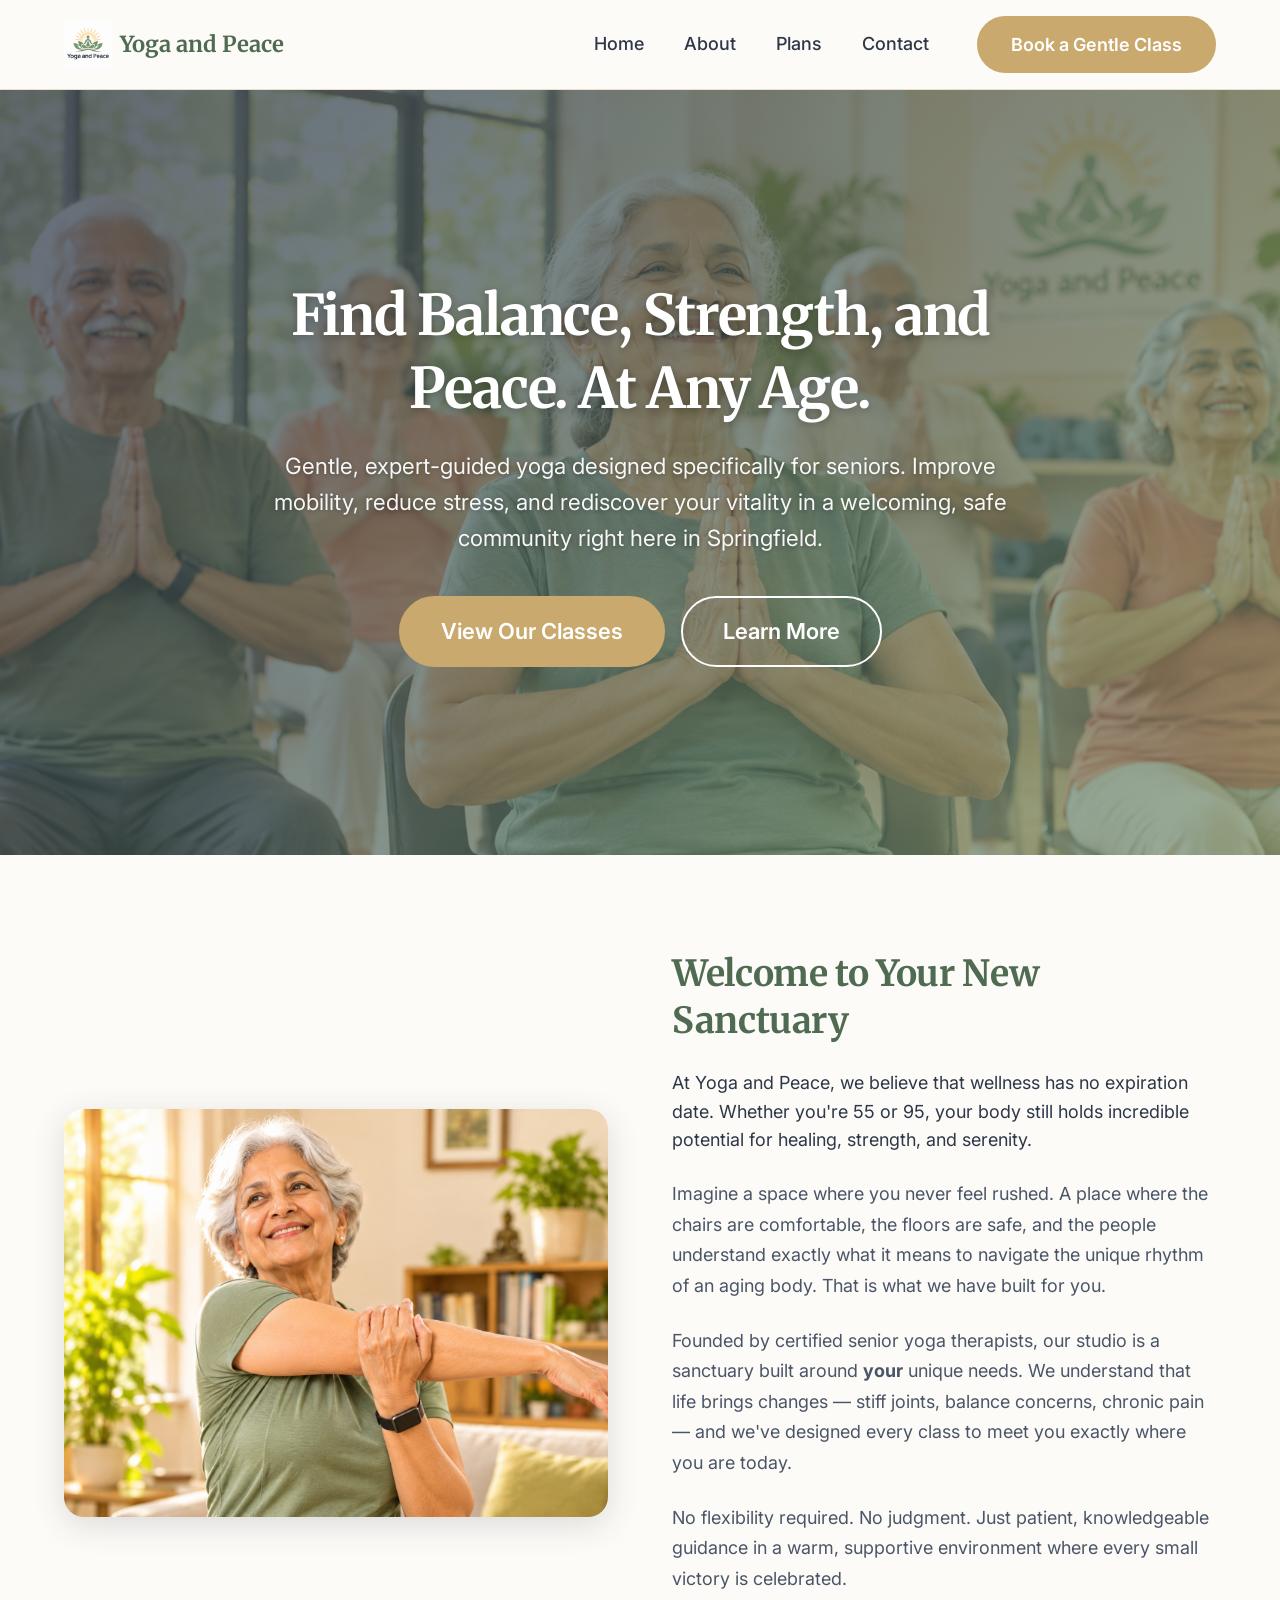
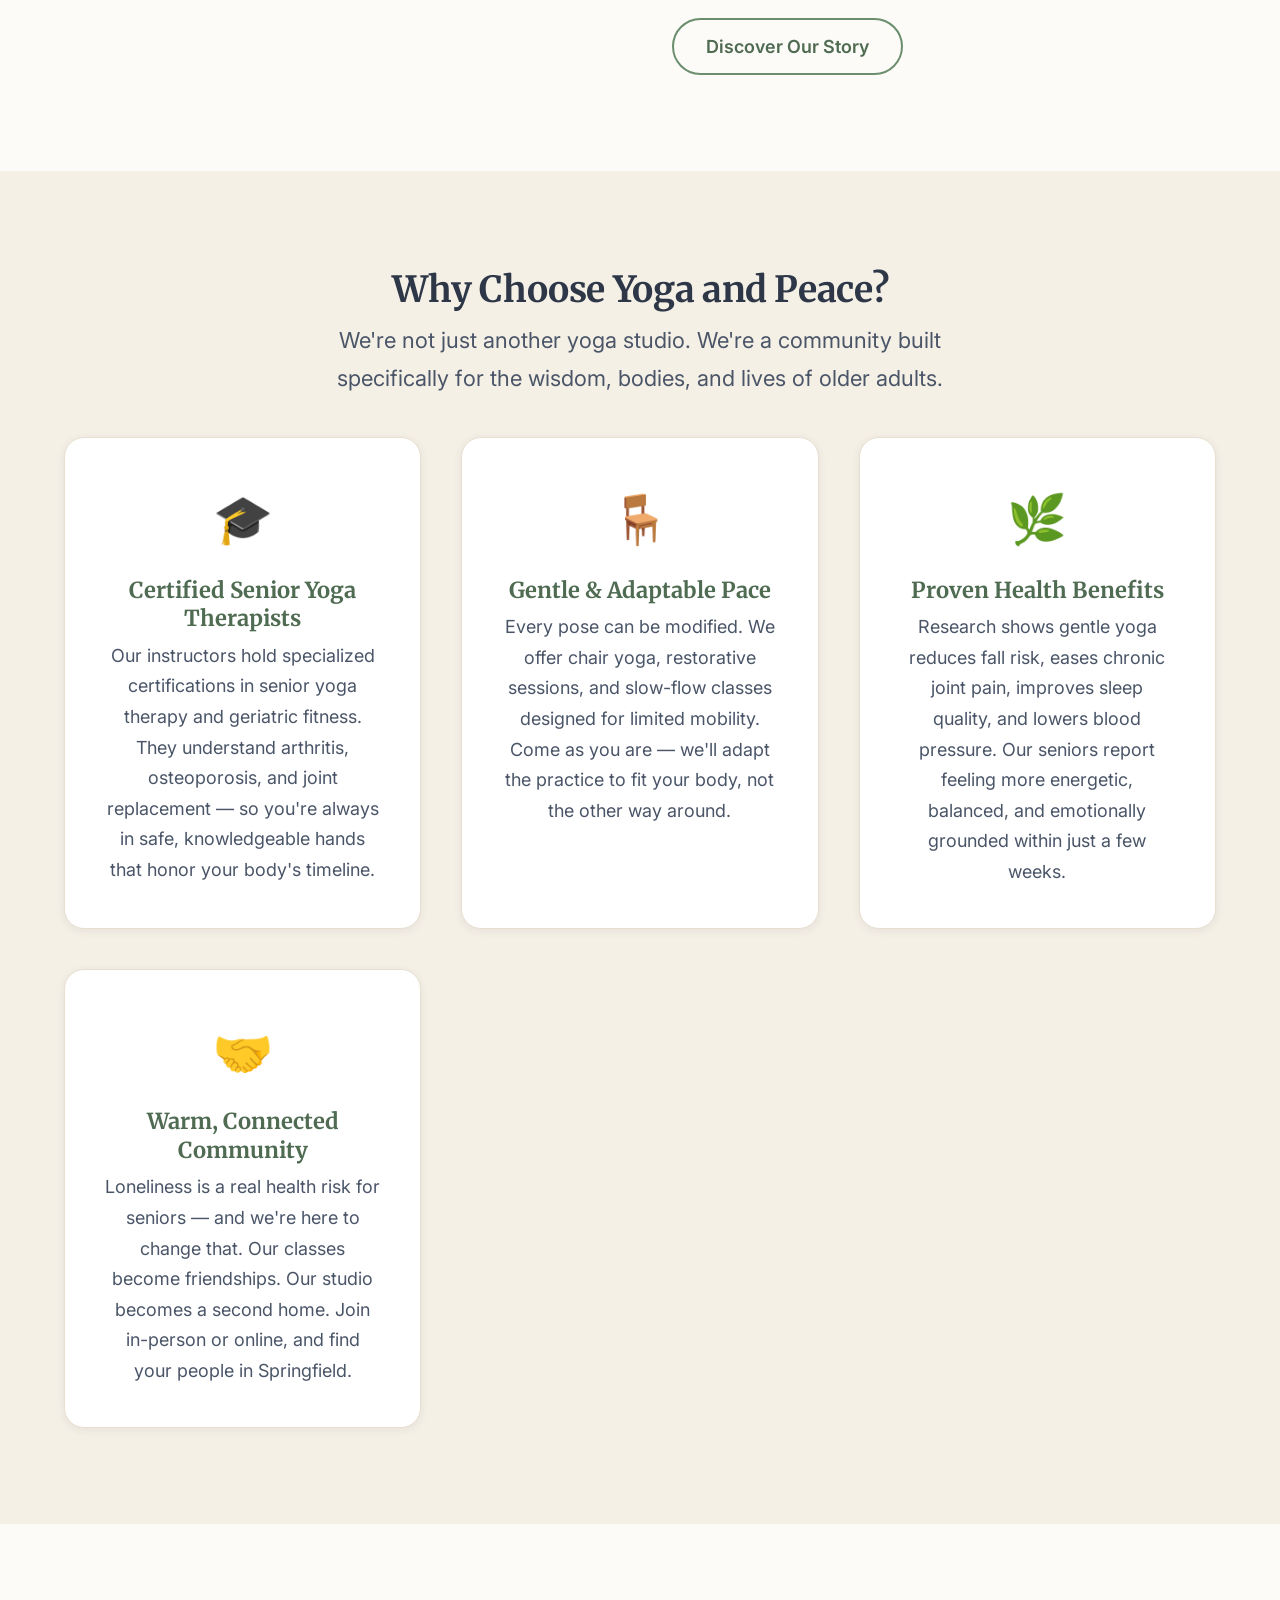
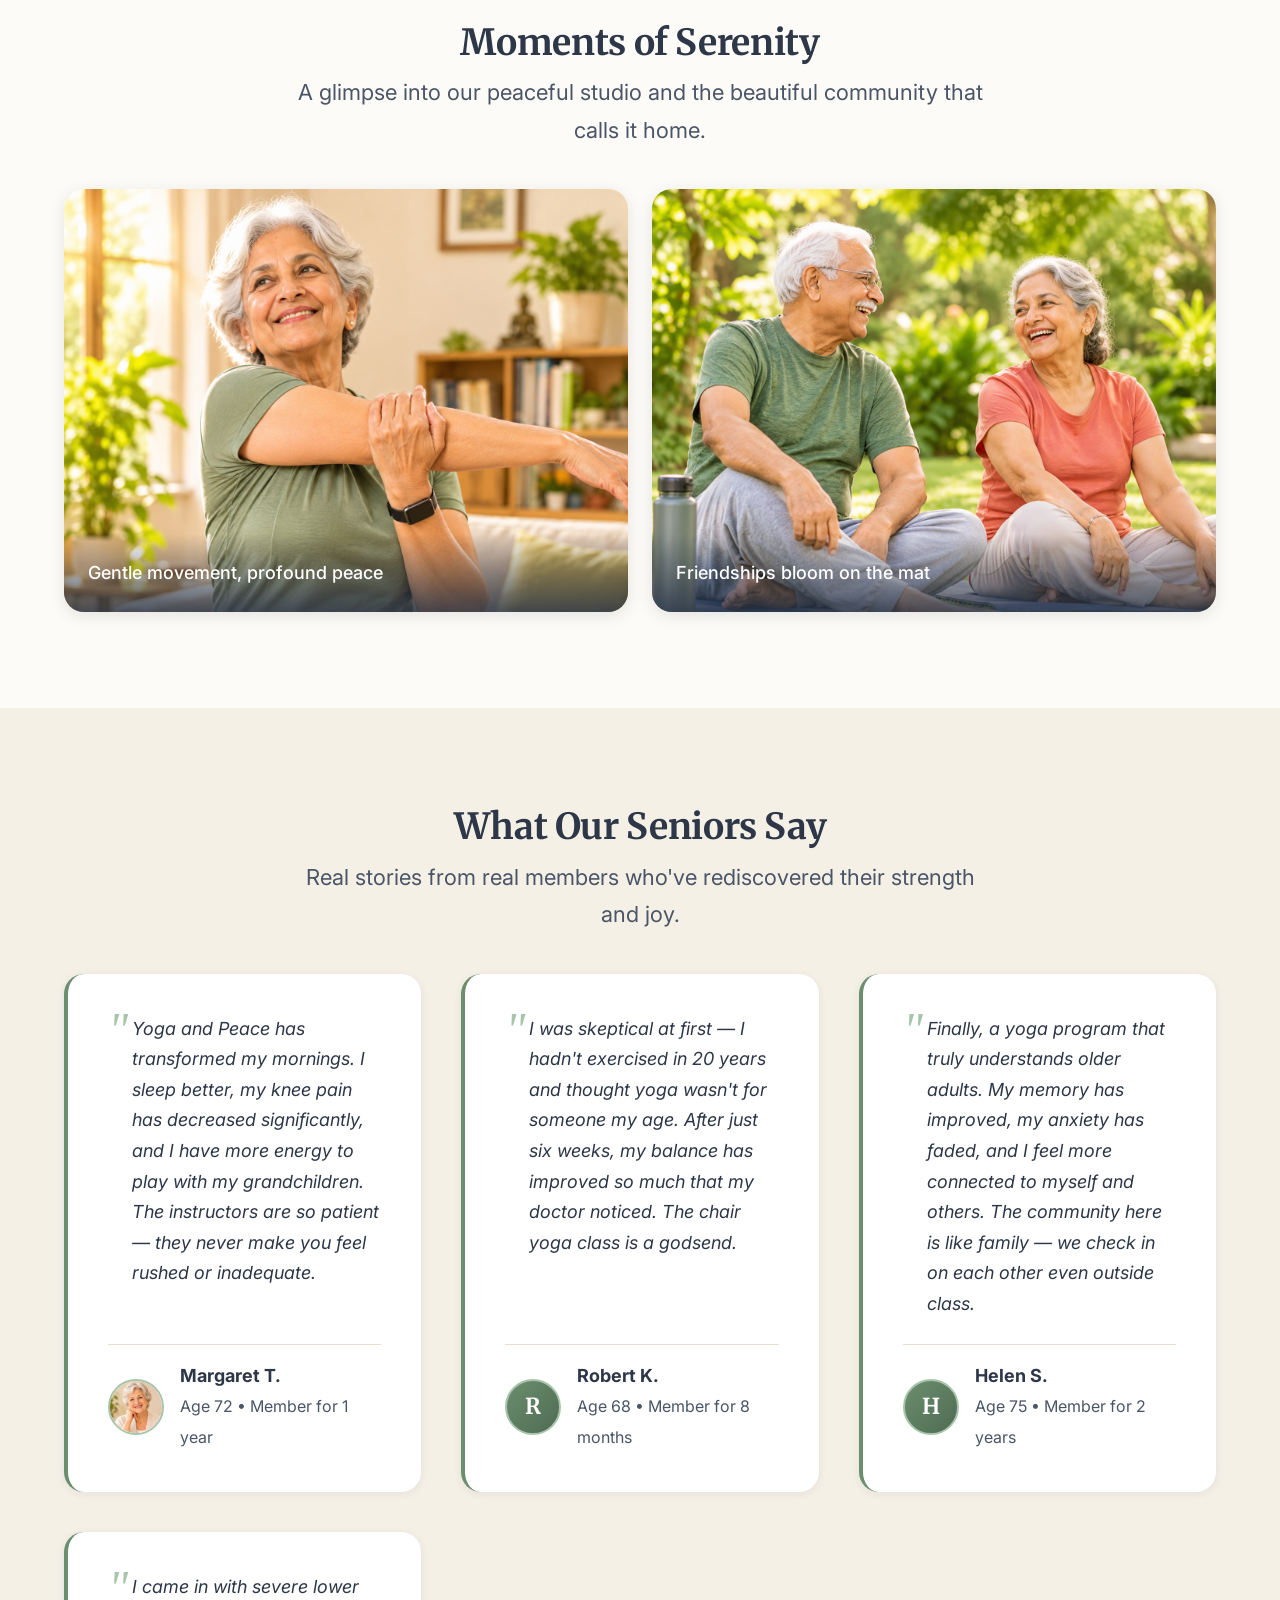
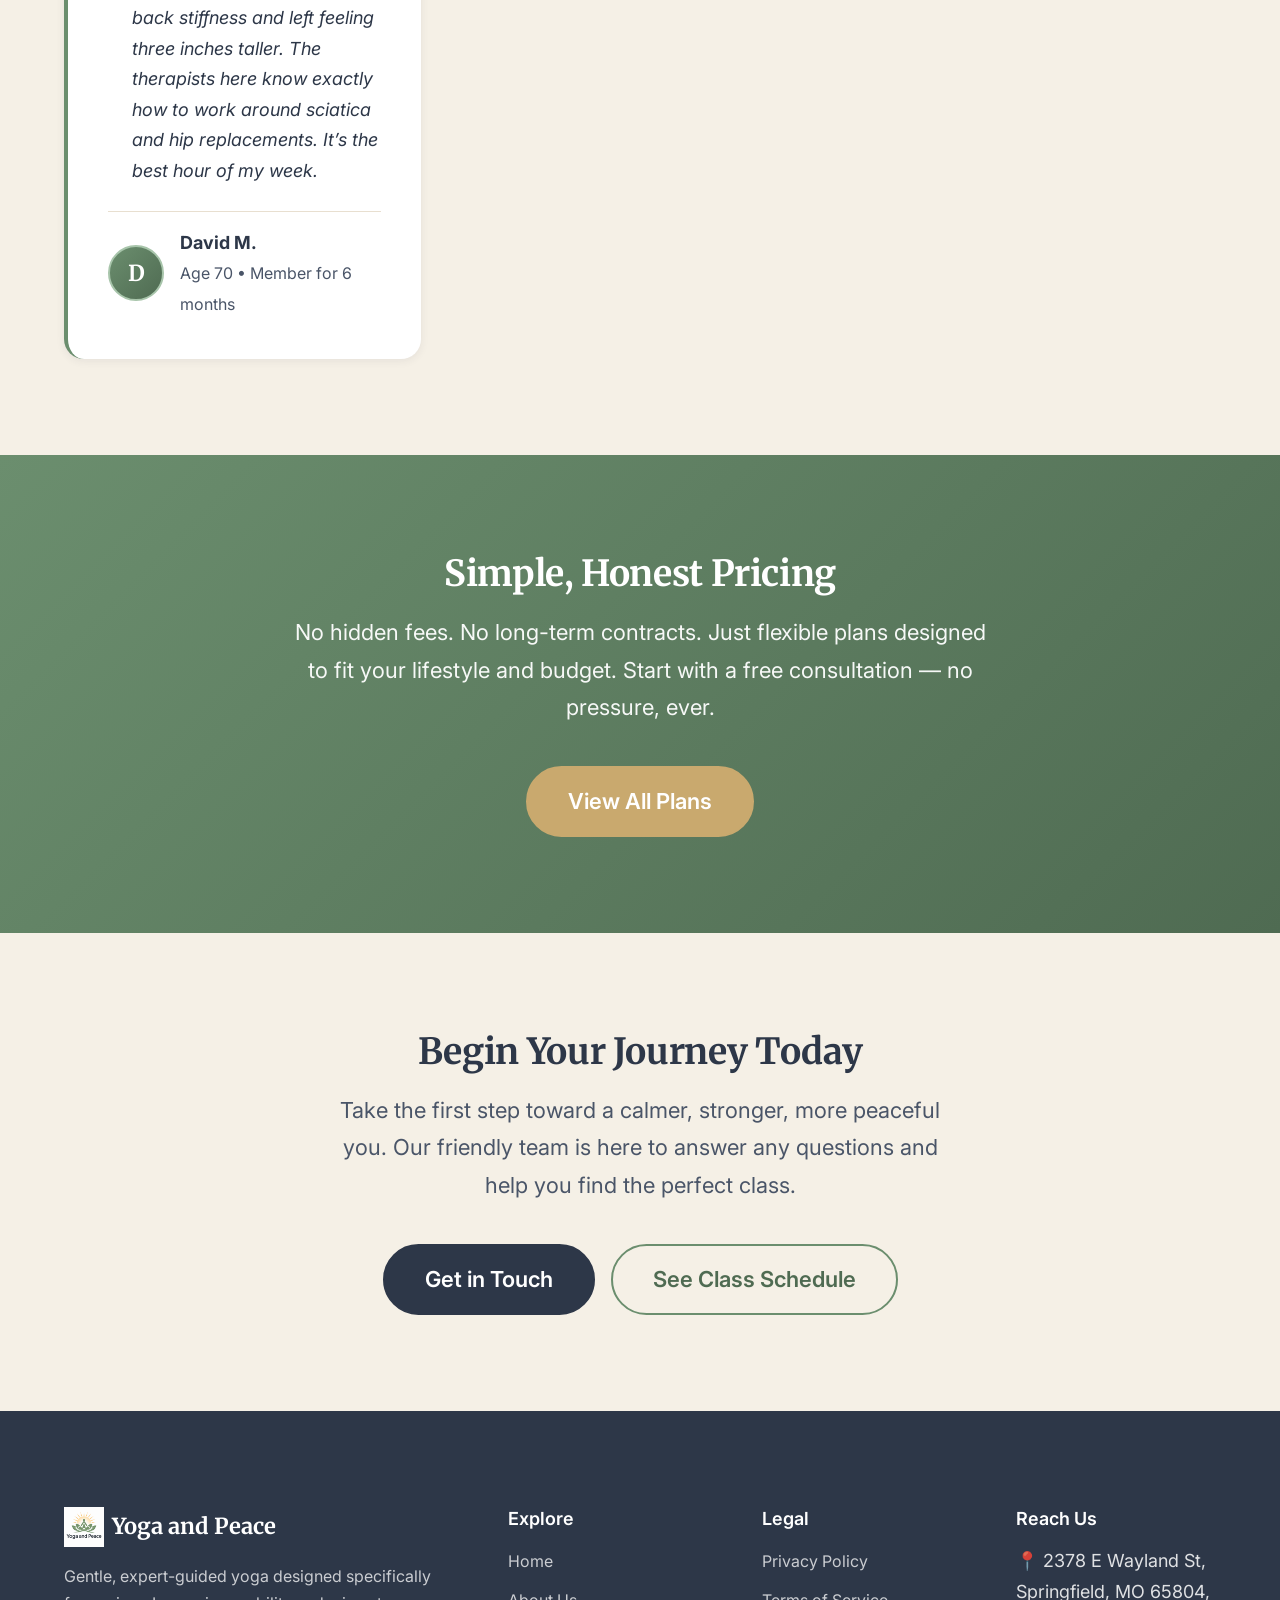
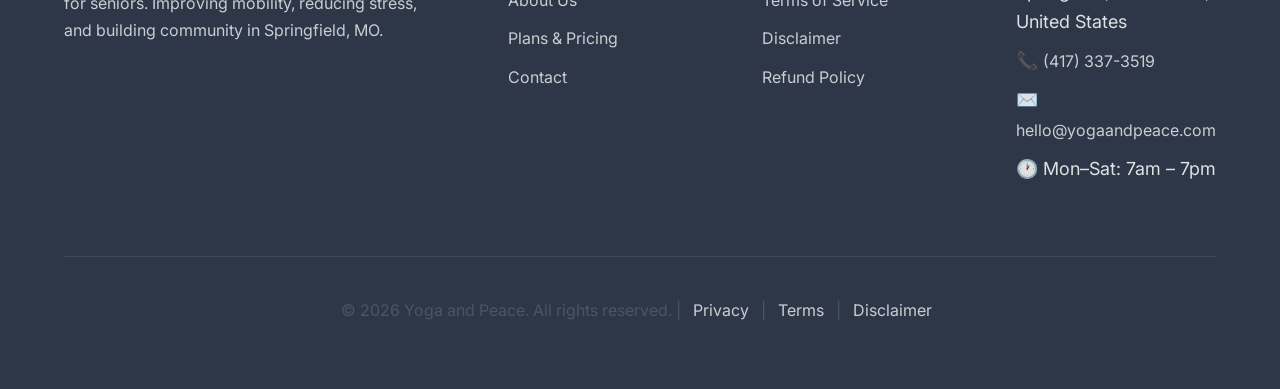
<file: index.html>
<!DOCTYPE html>
<html lang="en">
<head>
  <meta charset="UTF-8">
  <meta name="viewport" content="width=device-width, initial-scale=1.0">
  <meta name="description" content="Yoga and Peace — Gentle, expert-guided yoga designed specifically for seniors in Springfield, MO. Improve mobility, reduce stress, and rediscover your vitality.">
  <meta name="keywords" content="senior yoga Springfield MO, gentle yoga for seniors, chair yoga, restorative yoga, yoga for older adults, wellness">
  <title>Yoga and Peace — Gentle Yoga for Seniors | Find Balance at Any Age</title>
  
  <!-- Google Tag Manager / Analytics -->
  <script async src="https://www.googletagmanager.com/gtm.js?id=GTM-M85PHFWJ"></script>
  <script>
    window.dataLayer = window.dataLayer || [];
    function gtag(){dataLayer.push(arguments);}
    gtag('js', new Date());
  </script>
  <script type="text/javascript">
    (function(c,l,a,r,i,t,y){
        c[a]=c[a]||function(){(c[a].q=c[a].q||[]).push(arguments)};
        t=l.createElement(r);t.async=1;t.src="https://www.clarity.ms/tag/"+i;
        y=l.getElementsByTagName(r)[0];y.parentNode.insertBefore(t,y);
    })(window, document, "clarity", "script", "zkko648yzq");
</script>

  <!-- Preload critical fonts for fast loading -->
  <link rel="preconnect" href="https://fonts.googleapis.com">
  <link rel="preconnect" href="https://fonts.gstatic.com" crossorigin>
  <link href="https://fonts.googleapis.com/css2?family=Inter:wght@400;500;600;700&family=Merriweather:wght@400;700;900&display=swap" rel="stylesheet">
  
  <!-- Stylesheets -->
  <link rel="stylesheet" href="css/style.css">
  <link rel="stylesheet" href="css/components.css">
</head>
<body>

  <!-- ========== HEADER ========== -->
  <header class="header">
    <div class="container header-inner">
      <a href="index.html" class="logo" aria-label="Yoga and Peace Home">
        <img src="images/logo-main.png" alt="Yoga and Peace Logo" width="48" height="48">
        <span>Yoga and Peace</span>
      </a>
      
      <button class="menu-toggle" aria-label="Toggle navigation menu" aria-expanded="false">
        <svg viewBox="0 0 24 24" fill="none" stroke="currentColor" stroke-width="2" stroke-linecap="round" stroke-linejoin="round">
          <line x1="3" y1="6" x2="21" y2="6"></line>
          <line x1="3" y1="12" x2="21" y2="12"></line>
          <line x1="3" y1="18" x2="21" y2="18"></line>
        </svg>
      </button>
      
      <nav class="nav" aria-label="Main navigation">
        <ul class="nav-list">
          <li><a href="index.html">Home</a></li>
          <li><a href="about.html">About</a></li>
          <li><a href="plans.html">Plans</a></li>
          <li><a href="contact.html">Contact</a></li>
        </ul>
        <a href="plans.html" class="btn btn-primary nav-cta">Book a Gentle Class</a>
      </nav>
    </div>
  </header>

  <main>
    <!-- ========== HERO ========== -->
    <section class="hero">
      <div class="hero-content">
        <h1>Find Balance, Strength, and Peace. At Any Age.</h1>
        <p class="lead">Gentle, expert-guided yoga designed specifically for seniors. Improve mobility, reduce stress, and rediscover your vitality in a welcoming, safe community right here in Springfield.</p>
        <div class="hero-buttons">
          <a href="plans.html" class="btn btn-primary btn-lg">View Our Classes</a>
          <a href="about.html" class="btn btn-secondary btn-lg">Learn More</a>
        </div>
      </div>
    </section>

    <!-- ========== WELCOME ========== -->
    <section class="section welcome">
      <div class="container">
        <div class="welcome-grid">
          <div class="welcome-image">
            <img src="images/feature-mobility.png" alt="Senior woman practicing gentle yoga in a sunlit room" loading="lazy">
          </div>
          <div class="welcome-text">
            <h2>Welcome to Your New Sanctuary</h2>
            <p class="lead">At Yoga and Peace, we believe that wellness has no expiration date. Whether you're 55 or 95, your body still holds incredible potential for healing, strength, and serenity.</p>
            <p>Imagine a space where you never feel rushed. A place where the chairs are comfortable, the floors are safe, and the people understand exactly what it means to navigate the unique rhythm of an aging body. That is what we have built for you.</p>
            <p>Founded by certified senior yoga therapists, our studio is a sanctuary built around <strong>your</strong> unique needs. We understand that life brings changes — stiff joints, balance concerns, chronic pain — and we've designed every class to meet you exactly where you are today.</p>
            <p>No flexibility required. No judgment. Just patient, knowledgeable guidance in a warm, supportive environment where every small victory is celebrated.</p>
            <a href="about.html" class="btn btn-outline">Discover Our Story</a>
          </div>
        </div>
      </div>
    </section>

    <!-- ========== BENEFITS ========== -->
    <section class="section section-alt">
      <div class="container">
        <div class="section-title">
          <h2>Why Choose Yoga and Peace?</h2>
          <p>We're not just another yoga studio. We're a community built specifically for the wisdom, bodies, and lives of older adults.</p>
        </div>
        
        <div class="benefits-grid">
          <div class="benefit-card">
            <span class="benefit-icon">🎓</span>
            <h3>Certified Senior Yoga Therapists</h3>
            <p>Our instructors hold specialized certifications in senior yoga therapy and geriatric fitness. They understand arthritis, osteoporosis, and joint replacement — so you're always in safe, knowledgeable hands that honor your body's timeline.</p>
          </div>
          
          <div class="benefit-card">
            <span class="benefit-icon">🪑</span>
            <h3>Gentle & Adaptable Pace</h3>
            <p>Every pose can be modified. We offer chair yoga, restorative sessions, and slow-flow classes designed for limited mobility. Come as you are — we'll adapt the practice to fit your body, not the other way around.</p>
          </div>
          
          <div class="benefit-card">
            <span class="benefit-icon">🌿</span>
            <h3>Proven Health Benefits</h3>
            <p>Research shows gentle yoga reduces fall risk, eases chronic joint pain, improves sleep quality, and lowers blood pressure. Our seniors report feeling more energetic, balanced, and emotionally grounded within just a few weeks.</p>
          </div>
          
          <div class="benefit-card">
            <span class="benefit-icon">🤝</span>
            <h3>Warm, Connected Community</h3>
            <p>Loneliness is a real health risk for seniors — and we're here to change that. Our classes become friendships. Our studio becomes a second home. Join in-person or online, and find your people in Springfield.</p>
          </div>
        </div>
      </div>
    </section>

    <!-- ========== GALLERY ========== -->
    <section class="section">
      <div class="container">
        <div class="section-title">
          <h2>Moments of Serenity</h2>
          <p>A glimpse into our peaceful studio and the beautiful community that calls it home.</p>
        </div>
        
        <div class="gallery-grid">
          <div class="gallery-item">
            <img src="images/feature-mobility.png" alt="Senior woman stretching gently in a bright, calm space" loading="lazy">
            <div class="gallery-caption">Gentle movement, profound peace</div>
          </div>
          <div class="gallery-item">
            <img src="images/feature-community.png" alt="Seniors sharing a joyful moment together in a garden setting" loading="lazy">
            <div class="gallery-caption">Friendships bloom on the mat</div>
          </div>
        </div>
      </div>
    </section>

    <!-- ========== TESTIMONIALS ========== -->
    <section class="section section-alt">
      <div class="container">
        <div class="section-title">
          <h2>What Our Seniors Say</h2>
          <p>Real stories from real members who've rediscovered their strength and joy.</p>
        </div>
        
        <div class="testimonials-grid">
          <div class="testimonial-card">
            <p class="testimonial-quote">Yoga and Peace has transformed my mornings. I sleep better, my knee pain has decreased significantly, and I have more energy to play with my grandchildren. The instructors are so patient — they never make you feel rushed or inadequate.</p>
            <div class="testimonial-author">
              <img src="images/avatar-margaret.png" alt="Margaret T." class="testimonial-avatar">
              <div class="testimonial-info">
                <strong>Margaret T.</strong>
                <span>Age 72 • Member for 1 year</span>
              </div>
            </div>
          </div>
          
          <div class="testimonial-card">
            <p class="testimonial-quote">I was skeptical at first — I hadn't exercised in 20 years and thought yoga wasn't for someone my age. After just six weeks, my balance has improved so much that my doctor noticed. The chair yoga class is a godsend.</p>
            <div class="testimonial-author">
              <div class="testimonial-avatar initials" aria-hidden="true">R</div>
              <div class="testimonial-info">
                <strong>Robert K.</strong>
                <span>Age 68 • Member for 8 months</span>
              </div>
            </div>
          </div>
          
          <div class="testimonial-card">
            <p class="testimonial-quote">Finally, a yoga program that truly understands older adults. My memory has improved, my anxiety has faded, and I feel more connected to myself and others. The community here is like family — we check in on each other even outside class.</p>
            <div class="testimonial-author">
              <div class="testimonial-avatar initials" aria-hidden="true">H</div>
              <div class="testimonial-info">
                <strong>Helen S.</strong>
                <span>Age 75 • Member for 2 years</span>
              </div>
            </div>
          </div>

          <div class="testimonial-card">
            <p class="testimonial-quote">I came in with severe lower back stiffness and left feeling three inches taller. The therapists here know exactly how to work around sciatica and hip replacements. It’s the best hour of my week.</p>
            <div class="testimonial-author">
              <div class="testimonial-avatar initials" aria-hidden="true">D</div>
              <div class="testimonial-info">
                <strong>David M.</strong>
                <span>Age 70 • Member for 6 months</span>
              </div>
            </div>
          </div>
        </div>
      </div>
    </section>

    <!-- ========== PRICING TEASER ========== -->
    <section class="section pricing-teaser">
      <div class="container">
        <h2>Simple, Honest Pricing</h2>
        <p>No hidden fees. No long-term contracts. Just flexible plans designed to fit your lifestyle and budget. Start with a free consultation — no pressure, ever.</p>
        <a href="plans.html" class="btn btn-primary btn-lg">View All Plans</a>
      </div>
    </section>

    <!-- ========== CTA ========== -->
    <section class="section cta-section">
      <div class="container">
        <h2>Begin Your Journey Today</h2>
        <p>Take the first step toward a calmer, stronger, more peaceful you. Our friendly team is here to answer any questions and help you find the perfect class.</p>
        <div class="hero-buttons">
          <a href="contact.html" class="btn btn-dark btn-lg">Get in Touch</a>
          <a href="plans.html" class="btn btn-outline btn-lg">See Class Schedule</a>
        </div>
      </div>
    </section>
  </main>

  <!-- ========== FOOTER ========== -->
  <footer class="footer">
    <div class="container">
      <div class="footer-grid">
        <div>
          <div class="footer-brand">
            <img src="images/logo-main.png" alt="Yoga and Peace Logo" width="40" height="40">
            <span>Yoga and Peace</span>
          </div>
          <p class="footer-about">Gentle, expert-guided yoga designed specifically for seniors. Improving mobility, reducing stress, and building community in Springfield, MO.</p>
        </div>
        
        <div>
          <h4>Explore</h4>
          <ul class="footer-links">
            <li><a href="index.html">Home</a></li>
            <li><a href="about.html">About Us</a></li>
            <li><a href="plans.html">Plans & Pricing</a></li>
            <li><a href="contact.html">Contact</a></li>
          </ul>
        </div>
        
        <div>
          <h4>Legal</h4>
          <ul class="footer-links">
            <li><a href="privacy.html">Privacy Policy</a></li>
            <li><a href="terms.html">Terms of Service</a></li>
            <li><a href="disclaimer.html">Disclaimer</a></li>
            <li><a href="refund.html">Refund Policy</a></li>
          </ul>
        </div>
        
        <div>
          <h4>Reach Us</h4>
          <ul class="footer-links">
            <li>📍 2378 E Wayland St, Springfield, MO 65804, United States</li>
            <li>📞 <a href="tel:+14173373519">(417) 337-3519</a></li>
            <li>✉️ <a href="mailto:hello@yogaandpeace.com">hello@yogaandpeace.com</a></li>
            <li>🕐 Mon–Sat: 7am – 7pm</li>
          </ul>
        </div>
      </div>
      
      <div class="footer-bottom">
        <p>&copy; 2026 Yoga and Peace. All rights reserved. | 
          <a href="privacy.html">Privacy</a> | 
          <a href="terms.html">Terms</a> | 
          <a href="disclaimer.html">Disclaimer</a>
        </p>
      </div>
    </div>
  </footer>

  <!-- JavaScript -->
  <script src="js/main.js" defer></script>
</body>
</html>
</file>
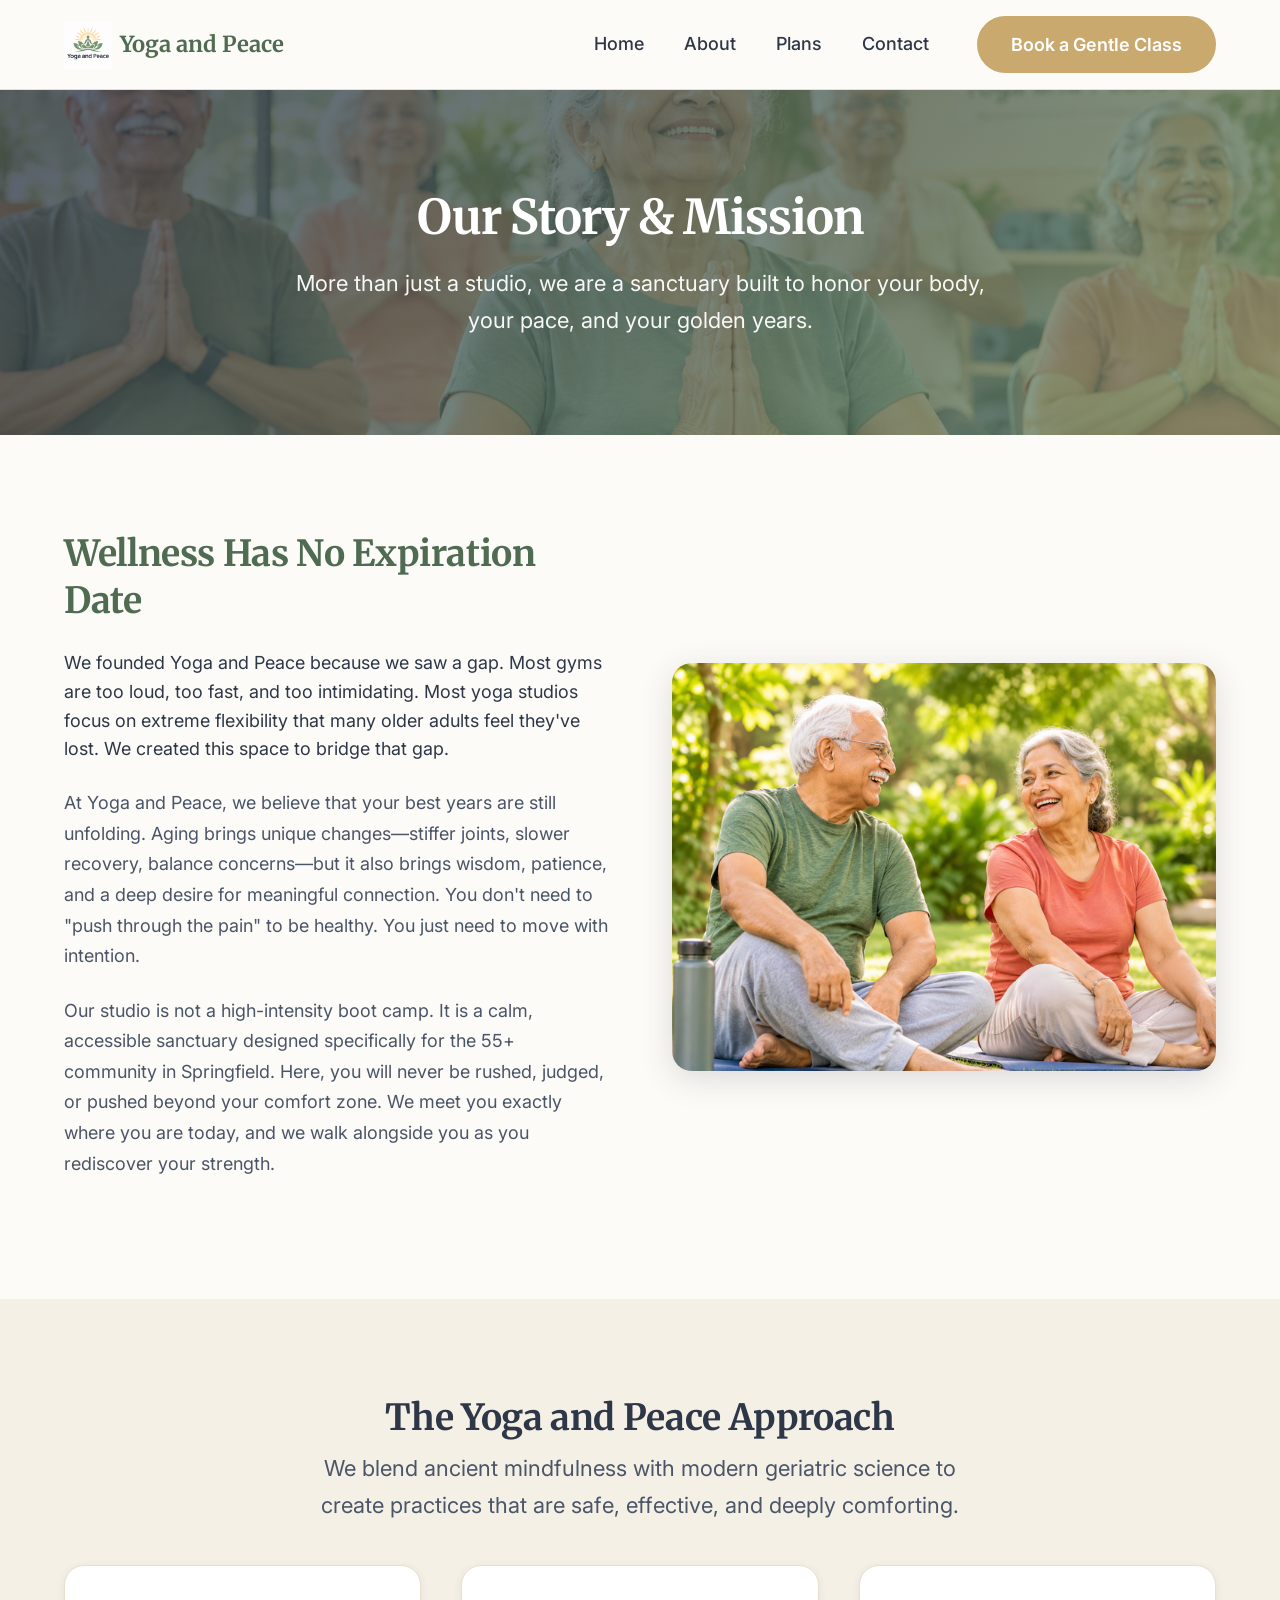
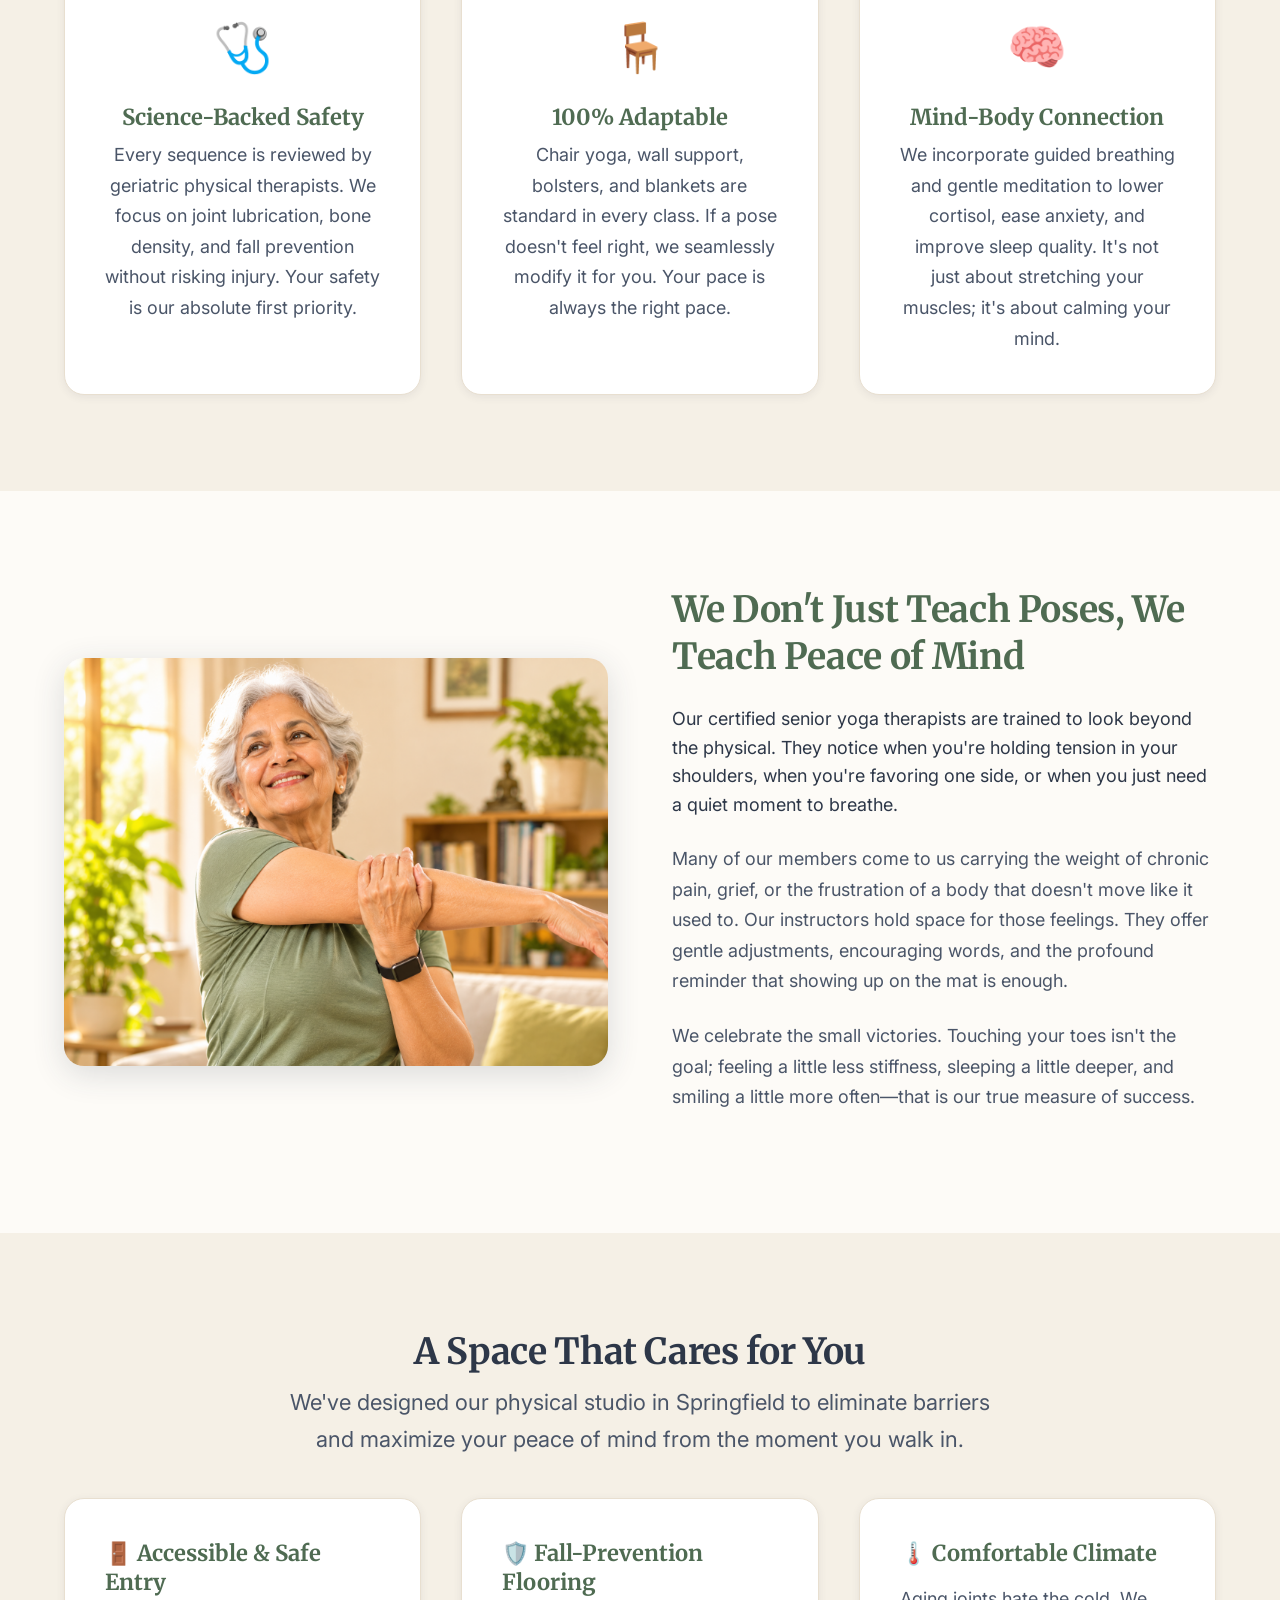
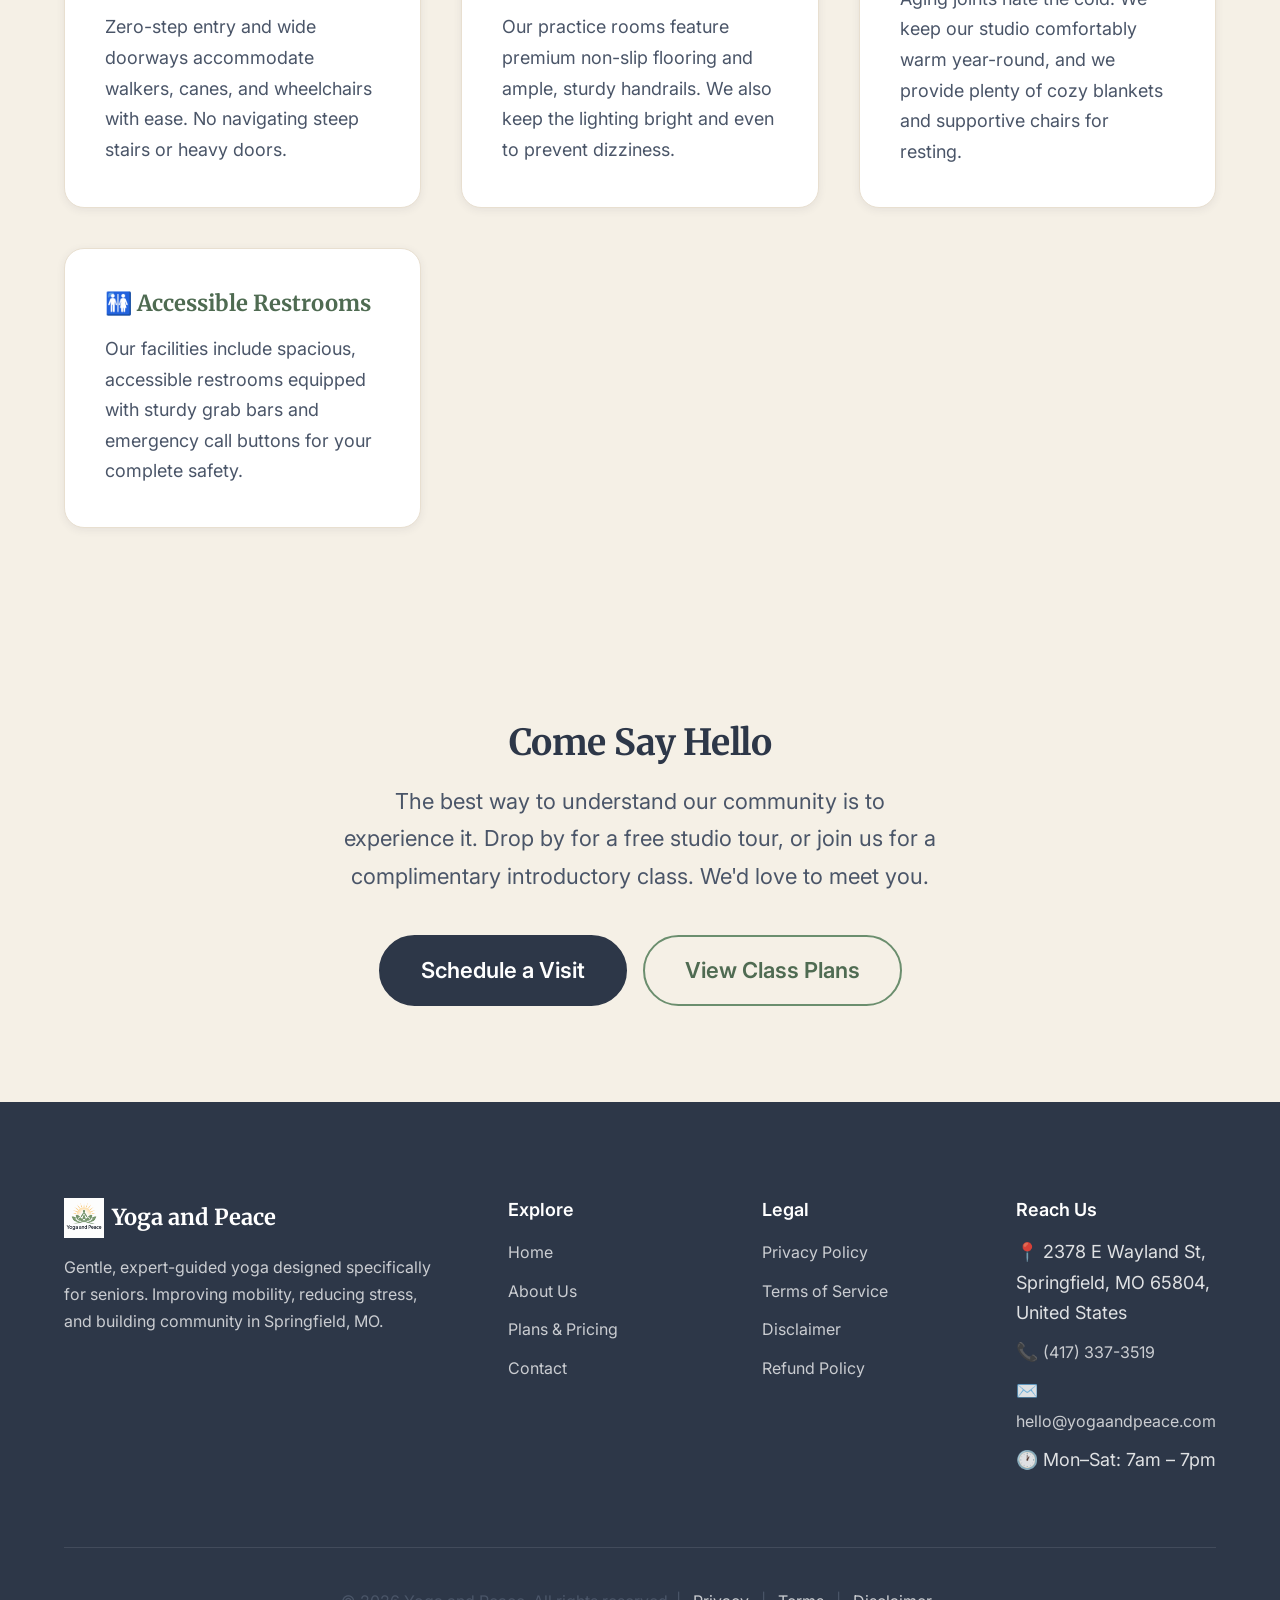
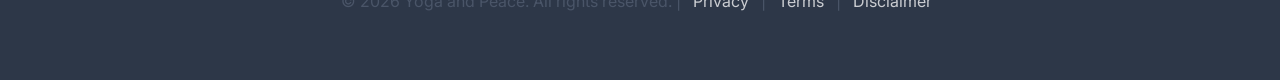
<file: about.html>
<!DOCTYPE html>
<html lang="en">
<head>
  <meta charset="UTF-8">
  <meta name="viewport" content="width=device-width, initial-scale=1.0">
  <meta name="description" content="Learn about Yoga and Peace in Springfield, MO. Our mission is to provide a safe, gentle, and expert-guided yoga sanctuary specifically designed for seniors.">
  <title>About Us | Yoga and Peace — Gentle Yoga for Seniors in Springfield, MO</title>
  
  <!-- Google Tag Manager / Analytics -->
  <script async src="https://www.googletagmanager.com/gtm.js?id=GTM-M85PHFWJ"></script>
  <script>
    window.dataLayer = window.dataLayer || [];
    function gtag(){dataLayer.push(arguments);}
    gtag('js', new Date());
  </script>
  <script type="text/javascript">
    (function(c,l,a,r,i,t,y){
        c[a]=c[a]||function(){(c[a].q=c[a].q||[]).push(arguments)};
        t=l.createElement(r);t.async=1;t.src="https://www.clarity.ms/tag/"+i;
        y=l.getElementsByTagName(r)[0];y.parentNode.insertBefore(t,y);
    })(window, document, "clarity", "script", "zkko648yzq");
</script>

  <!-- Preload critical fonts for fast loading -->
  <link rel="preconnect" href="https://fonts.googleapis.com">
  <link rel="preconnect" href="https://fonts.gstatic.com" crossorigin>
  <link href="https://fonts.googleapis.com/css2?family=Inter:wght@400;500;600;700&family=Merriweather:wght@400;700;900&display=swap" rel="stylesheet">
  
  <!-- Stylesheets -->
  <link rel="stylesheet" href="css/style.css">
  <link rel="stylesheet" href="css/components.css">
</head>
<body>

  <!-- ========== HEADER ========== -->
  <header class="header">
    <div class="container header-inner">
      <a href="index.html" class="logo" aria-label="Yoga and Peace Home">
        <img src="images/logo-main.png" alt="Yoga and Peace Logo" width="48" height="48">
        <span>Yoga and Peace</span>
      </a>
      
      <button class="menu-toggle" aria-label="Toggle navigation menu" aria-expanded="false">
        <svg viewBox="0 0 24 24" fill="none" stroke="currentColor" stroke-width="2" stroke-linecap="round" stroke-linejoin="round">
          <line x1="3" y1="6" x2="21" y2="6"></line>
          <line x1="3" y1="12" x2="21" y2="12"></line>
          <line x1="3" y1="18" x2="21" y2="18"></line>
        </svg>
      </button>
      
      <nav class="nav" aria-label="Main navigation">
        <ul class="nav-list">
          <li><a href="index.html">Home</a></li>
          <li><a href="about.html">About</a></li>
          <li><a href="plans.html">Plans</a></li>
          <li><a href="contact.html">Contact</a></li>
        </ul>
        <a href="plans.html" class="btn btn-primary nav-cta">Book a Gentle Class</a>
      </nav>
    </div>
  </header>

  <main>
    <!-- ========== PAGE BANNER ========== -->
    <section class="page-banner">
      <div class="container">
        <h1>Our Story & Mission</h1>
        <p>More than just a studio, we are a sanctuary built to honor your body, your pace, and your golden years.</p>
      </div>
    </section>

    <!-- ========== OUR MISSION ========== -->
    <section class="section">
      <div class="container">
        <div class="welcome-grid">
          <div class="welcome-text">
            <h2>Wellness Has No Expiration Date</h2>
            <p class="lead">We founded Yoga and Peace because we saw a gap. Most gyms are too loud, too fast, and too intimidating. Most yoga studios focus on extreme flexibility that many older adults feel they've lost. We created this space to bridge that gap.</p>
            <p>At Yoga and Peace, we believe that your best years are still unfolding. Aging brings unique changes—stiffer joints, slower recovery, balance concerns—but it also brings wisdom, patience, and a deep desire for meaningful connection. You don't need to "push through the pain" to be healthy. You just need to move with intention.</p>
            <p>Our studio is not a high-intensity boot camp. It is a calm, accessible sanctuary designed specifically for the 55+ community in Springfield. Here, you will never be rushed, judged, or pushed beyond your comfort zone. We meet you exactly where you are today, and we walk alongside you as you rediscover your strength.</p>
          </div>
          <div class="welcome-image">
            <img src="images/feature-community.png" alt="Seniors smiling and connecting in a peaceful environment" loading="lazy">
          </div>
        </div>
      </div>
    </section>

    <!-- ========== OUR APPROACH ========== -->
    <section class="section section-alt">
      <div class="container">
        <div class="section-title">
          <h2>The Yoga and Peace Approach</h2>
          <p>We blend ancient mindfulness with modern geriatric science to create practices that are safe, effective, and deeply comforting.</p>
        </div>
        <div class="benefits-grid">
          <div class="benefit-card">
            <span class="benefit-icon">🩺</span>
            <h3>Science-Backed Safety</h3>
            <p>Every sequence is reviewed by geriatric physical therapists. We focus on joint lubrication, bone density, and fall prevention without risking injury. Your safety is our absolute first priority.</p>
          </div>
          <div class="benefit-card">
            <span class="benefit-icon">🪑</span>
            <h3>100% Adaptable</h3>
            <p>Chair yoga, wall support, bolsters, and blankets are standard in every class. If a pose doesn't feel right, we seamlessly modify it for you. Your pace is always the right pace.</p>
          </div>
          <div class="benefit-card">
            <span class="benefit-icon">🧠</span>
            <h3>Mind-Body Connection</h3>
            <p>We incorporate guided breathing and gentle meditation to lower cortisol, ease anxiety, and improve sleep quality. It's not just about stretching your muscles; it's about calming your mind.</p>
          </div>
        </div>
      </div>
    </section>

    <!-- ========== INSTRUCTOR PHILOSOPHY ========== -->
    <section class="section">
      <div class="container">
        <div class="welcome-grid">
          <div class="welcome-image">
            <img src="images/feature-mobility.png" alt="Gentle stretching and mobility exercises" loading="lazy">
          </div>
          <div class="welcome-text">
            <h2>We Don't Just Teach Poses, We Teach Peace of Mind</h2>
            <p class="lead">Our certified senior yoga therapists are trained to look beyond the physical. They notice when you're holding tension in your shoulders, when you're favoring one side, or when you just need a quiet moment to breathe.</p>
            <p>Many of our members come to us carrying the weight of chronic pain, grief, or the frustration of a body that doesn't move like it used to. Our instructors hold space for those feelings. They offer gentle adjustments, encouraging words, and the profound reminder that showing up on the mat is enough.</p>
            <p>We celebrate the small victories. Touching your toes isn't the goal; feeling a little less stiffness, sleeping a little deeper, and smiling a little more often—that is our true measure of success.</p>
          </div>
        </div>
      </div>
    </section>

    <!-- ========== STUDIO SAFETY ========== -->
    <section class="section section-alt">
      <div class="container">
        <div class="section-title">
          <h2>A Space That Cares for You</h2>
          <p>We've designed our physical studio in Springfield to eliminate barriers and maximize your peace of mind from the moment you walk in.</p>
        </div>
        
        <div class="benefits-grid" style="text-align: left;">
          <div class="benefit-card" style="text-align: left;">
            <h3 style="margin-bottom: 1rem;">🚪 Accessible & Safe Entry</h3>
            <p>Zero-step entry and wide doorways accommodate walkers, canes, and wheelchairs with ease. No navigating steep stairs or heavy doors.</p>
          </div>
          <div class="benefit-card" style="text-align: left;">
            <h3 style="margin-bottom: 1rem;">🛡️ Fall-Prevention Flooring</h3>
            <p>Our practice rooms feature premium non-slip flooring and ample, sturdy handrails. We also keep the lighting bright and even to prevent dizziness.</p>
          </div>
          <div class="benefit-card" style="text-align: left;">
            <h3 style="margin-bottom: 1rem;">🌡️ Comfortable Climate</h3>
            <p>Aging joints hate the cold. We keep our studio comfortably warm year-round, and we provide plenty of cozy blankets and supportive chairs for resting.</p>
          </div>
          <div class="benefit-card" style="text-align: left;">
            <h3 style="margin-bottom: 1rem;">🚻 Accessible Restrooms</h3>
            <p>Our facilities include spacious, accessible restrooms equipped with sturdy grab bars and emergency call buttons for your complete safety.</p>
          </div>
        </div>
      </div>
    </section>

    <!-- ========== CTA ========== -->
    <section class="section cta-section">
      <div class="container">
        <h2>Come Say Hello</h2>
        <p>The best way to understand our community is to experience it. Drop by for a free studio tour, or join us for a complimentary introductory class. We'd love to meet you.</p>
        <div class="hero-buttons">
          <a href="contact.html" class="btn btn-dark btn-lg">Schedule a Visit</a>
          <a href="plans.html" class="btn btn-outline btn-lg">View Class Plans</a>
        </div>
      </div>
    </section>
  </main>

  <!-- ========== FOOTER ========== -->
  <footer class="footer">
    <div class="container">
      <div class="footer-grid">
        <div>
          <div class="footer-brand">
            <img src="images/logo-main.png" alt="Yoga and Peace Logo" width="40" height="40">
            <span>Yoga and Peace</span>
          </div>
          <p class="footer-about">Gentle, expert-guided yoga designed specifically for seniors. Improving mobility, reducing stress, and building community in Springfield, MO.</p>
        </div>
        
        <div>
          <h4>Explore</h4>
          <ul class="footer-links">
            <li><a href="index.html">Home</a></li>
            <li><a href="about.html">About Us</a></li>
            <li><a href="plans.html">Plans & Pricing</a></li>
            <li><a href="contact.html">Contact</a></li>
          </ul>
        </div>
        
        <div>
          <h4>Legal</h4>
          <ul class="footer-links">
            <li><a href="privacy.html">Privacy Policy</a></li>
            <li><a href="terms.html">Terms of Service</a></li>
            <li><a href="disclaimer.html">Disclaimer</a></li>
            <li><a href="refund.html">Refund Policy</a></li>
          </ul>
        </div>
        
        <div>
          <h4>Reach Us</h4>
          <ul class="footer-links">
            <li>📍 2378 E Wayland St, Springfield, MO 65804, United States</li>
            <li>📞 <a href="tel:+14173373519">(417) 337-3519</a></li>
            <li>✉️ <a href="mailto:hello@yogaandpeace.com">hello@yogaandpeace.com</a></li>
            <li>🕐 Mon–Sat: 7am – 7pm</li>
          </ul>
        </div>
      </div>
      
      <div class="footer-bottom">
        <p>&copy; 2026 Yoga and Peace. All rights reserved. | 
          <a href="privacy.html">Privacy</a> | 
          <a href="terms.html">Terms</a> | 
          <a href="disclaimer.html">Disclaimer</a>
        </p>
      </div>
    </div>
  </footer>

  <!-- JavaScript -->
  <script src="js/main.js" defer></script>
</body>
</html>
</file>
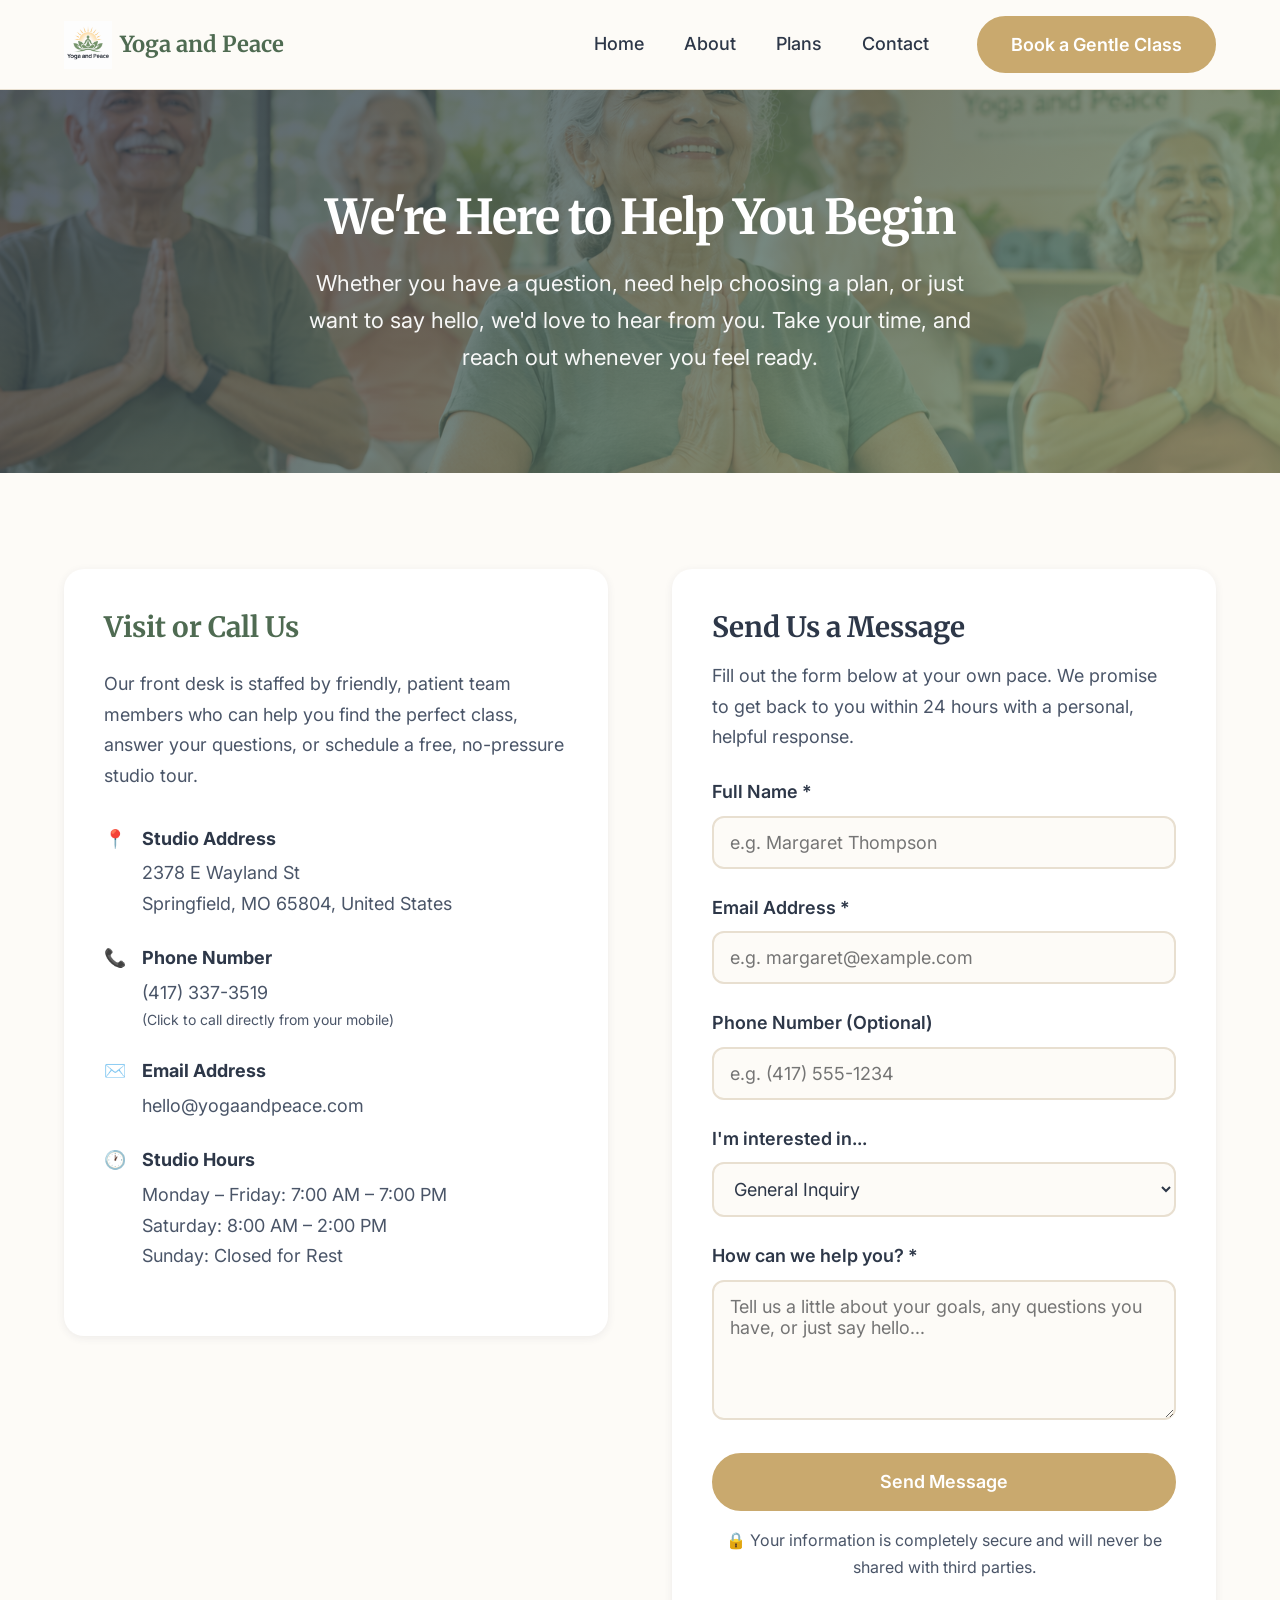
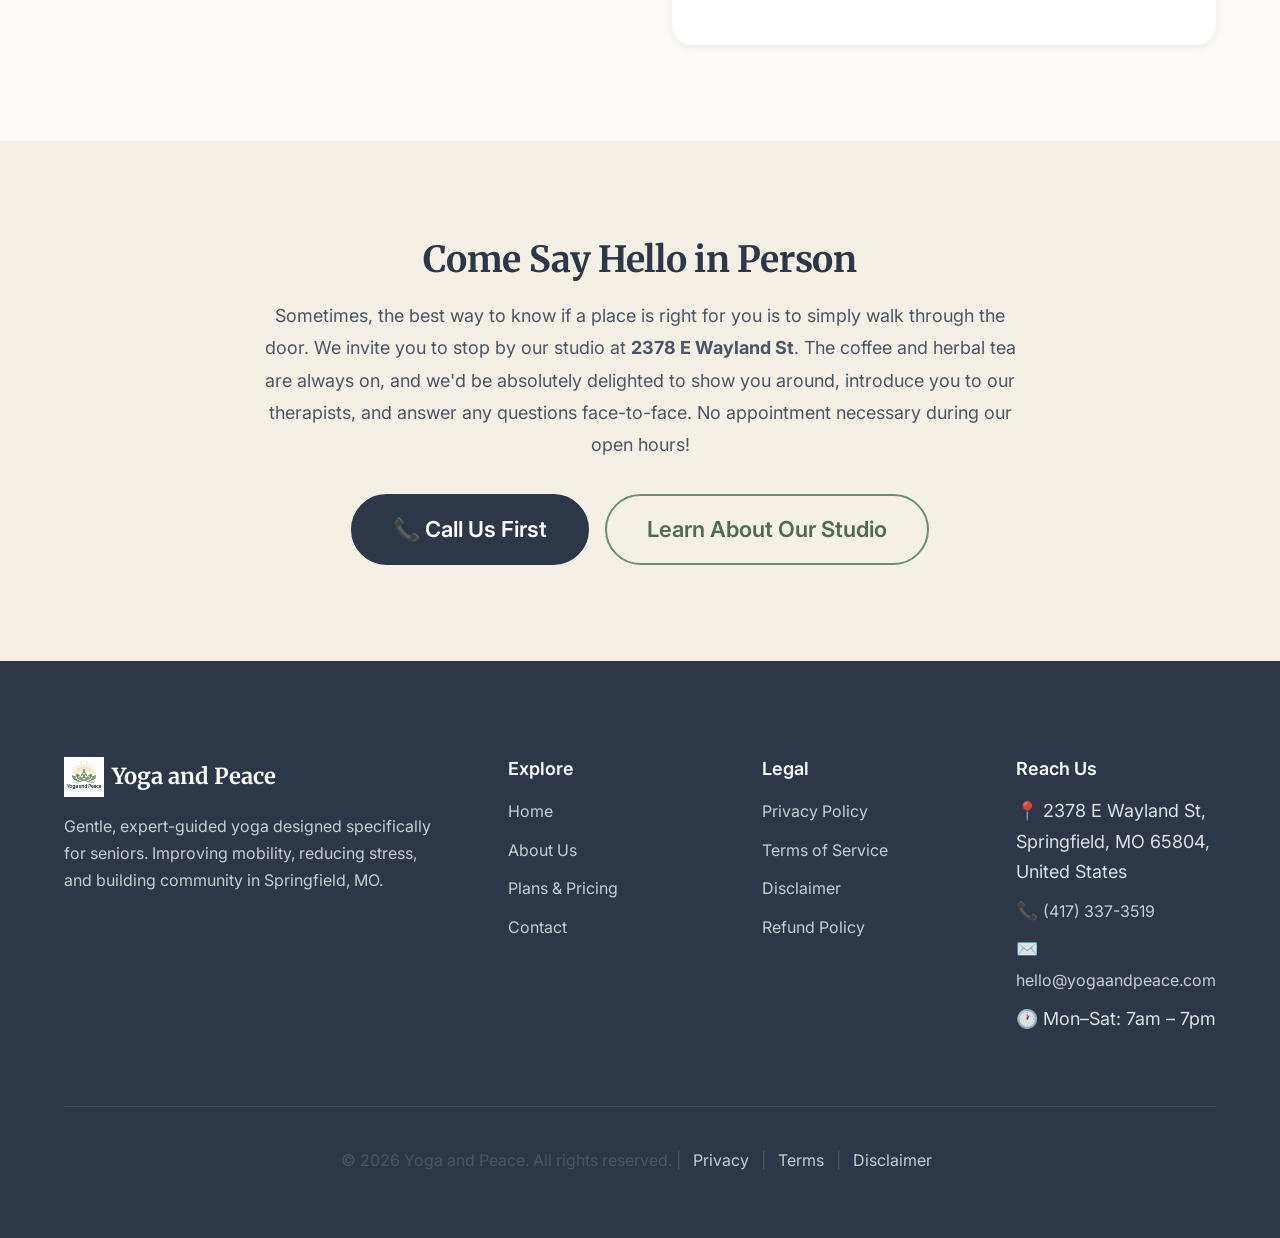
<file: contact.html>
<!DOCTYPE html>
<html lang="en">
<head>
  <meta charset="UTF-8">
  <meta name="viewport" content="width=device-width, initial-scale=1.0">
  <meta name="description" content="Get in touch with Yoga and Peace in Springfield, MO. Visit our studio, call us, or send a message. We are here to help you begin your gentle wellness journey.">
  <title>Contact Us | Yoga and Peace — Gentle Yoga for Seniors</title>
  
  <!-- Google Tag Manager / Analytics -->
  <script async src="https://www.googletagmanager.com/gtm.js?id=GTM-M85PHFWJ"></script>
  <script>
    window.dataLayer = window.dataLayer || [];
    function gtag(){dataLayer.push(arguments);}
    gtag('js', new Date());
  </script>
  <script type="text/javascript">
    (function(c,l,a,r,i,t,y){
        c[a]=c[a]||function(){(c[a].q=c[a].q||[]).push(arguments)};
        t=l.createElement(r);t.async=1;t.src="https://www.clarity.ms/tag/"+i;
        y=l.getElementsByTagName(r)[0];y.parentNode.insertBefore(t,y);
    })(window, document, "clarity", "script", "zkko648yzq");
</script>

  <!-- Preload critical fonts for fast loading -->
  <link rel="preconnect" href="https://fonts.googleapis.com">
  <link rel="preconnect" href="https://fonts.gstatic.com" crossorigin>
  <link href="https://fonts.googleapis.com/css2?family=Inter:wght@400;500;600;700&family=Merriweather:wght@400;700;900&display=swap" rel="stylesheet">
  
  <!-- Stylesheets -->
  <link rel="stylesheet" href="css/style.css">
  <link rel="stylesheet" href="css/components.css">
</head>
<body>

  <!-- ========== HEADER ========== -->
  <header class="header">
    <div class="container header-inner">
      <a href="index.html" class="logo" aria-label="Yoga and Peace Home">
        <img src="images/logo-main.png" alt="Yoga and Peace Logo" width="48" height="48">
        <span>Yoga and Peace</span>
      </a>
      
      <button class="menu-toggle" aria-label="Toggle navigation menu" aria-expanded="false">
        <svg viewBox="0 0 24 24" fill="none" stroke="currentColor" stroke-width="2" stroke-linecap="round" stroke-linejoin="round">
          <line x1="3" y1="6" x2="21" y2="6"></line>
          <line x1="3" y1="12" x2="21" y2="12"></line>
          <line x1="3" y1="18" x2="21" y2="18"></line>
        </svg>
      </button>
      
      <nav class="nav" aria-label="Main navigation">
        <ul class="nav-list">
          <li><a href="index.html">Home</a></li>
          <li><a href="about.html">About</a></li>
          <li><a href="plans.html">Plans</a></li>
          <li><a href="contact.html">Contact</a></li>
        </ul>
        <a href="plans.html" class="btn btn-primary nav-cta">Book a Gentle Class</a>
      </nav>
    </div>
  </header>

  <main>
    <!-- ========== PAGE BANNER ========== -->
    <section class="page-banner">
      <div class="container">
        <h1>We're Here to Help You Begin</h1>
        <p>Whether you have a question, need help choosing a plan, or just want to say hello, we'd love to hear from you. Take your time, and reach out whenever you feel ready.</p>
      </div>
    </section>

    <!-- ========== CONTACT GRID ========== -->
    <section class="section">
      <div class="container">
        <div class="contact-grid">
          
          <!-- Contact Info -->
          <div class="contact-info">
            <h3>Visit or Call Us</h3>
            <p style="margin-bottom: 2rem;">Our front desk is staffed by friendly, patient team members who can help you find the perfect class, answer your questions, or schedule a free, no-pressure studio tour.</p>
            
            <div class="contact-detail">
              <span class="contact-detail-icon">📍</span>
              <div>
                <strong>Studio Address</strong>
                <span>2378 E Wayland St<br>Springfield, MO 65804, United States</span>
              </div>
            </div>

            <div class="contact-detail">
              <span class="contact-detail-icon">📞</span>
              <div>
                <strong>Phone Number</strong>
                <a href="tel:+14173373519">(417) 337-3519</a>
                <p style="font-size: 14px; margin: 0;">(Click to call directly from your mobile)</p>
              </div>
            </div>

            <div class="contact-detail">
              <span class="contact-detail-icon">✉️</span>
              <div>
                <strong>Email Address</strong>
                <a href="mailto:hello@yogaandpeace.com">hello@yogaandpeace.com</a>
              </div>
            </div>

            <div class="contact-detail">
              <span class="contact-detail-icon">🕐</span>
              <div>
                <strong>Studio Hours</strong>
                <span>Monday – Friday: 7:00 AM – 7:00 PM<br>Saturday: 8:00 AM – 2:00 PM<br>Sunday: Closed for Rest</span>
              </div>
            </div>
          </div>

          <!-- Contact Form -->
          <div class="contact-form">
            <h3>Send Us a Message</h3>
            <p style="margin-bottom: 1.5rem;">Fill out the form below at your own pace. We promise to get back to you within 24 hours with a personal, helpful response.</p>
            
            <!-- IMPORTANT: Replace YOUR_FORM_ID with your actual Formspree ID -->
             <form id="contactForm">
              
              <div class="form-group">
                <label for="name">Full Name *</label>
                <input type="text" id="name" name="name" required placeholder="e.g. Margaret Thompson">
              </div>

              <div class="form-group">
                <label for="email">Email Address *</label>
                <input type="email" id="email" name="email" required placeholder="e.g. margaret@example.com">
              </div>

              <div class="form-group">
                <label for="phone">Phone Number (Optional)</label>
                <input type="tel" id="phone" name="phone" placeholder="e.g. (417) 555-1234">
              </div>

              <div class="form-group">
                <label for="interest">I'm interested in...</label>
                <select id="interest" name="interest">
                  <option value="general">General Inquiry</option>
                  <option value="tour">Scheduling a Studio Tour</option>
                  <option value="starter">Gentle Starter Plan ($29/mo)</option>
                  <option value="vitality">Balanced Vitality Plan ($49/mo)</option>
                  <option value="serenity">Total Serenity Plan ($79/mo)</option>
                </select>
              </div>

              <div class="form-group">
                <label for="message">How can we help you? *</label>
                <textarea id="message" name="message" required placeholder="Tell us a little about your goals, any questions you have, or just say hello..."></textarea>
              </div>

              <button type="submit" class="btn btn-primary" style="width: 100%;">Send Message</button>
              
              <p class="form-note">🔒 Your information is completely secure and will never be shared with third parties.</p>
            </form>
          </div>

        </div>
      </div>
    </section>

    <!-- ========== MAP / VISIT SECTION ========== -->
    <section class="section section-alt">
      <div class="container" style="text-align: center; max-width: 800px;">
        <h2>Come Say Hello in Person</h2>
        <p style="font-size: 18px; line-height: 1.8; color: var(--color-charcoal-light);">
          Sometimes, the best way to know if a place is right for you is to simply walk through the door. We invite you to stop by our studio at <strong>2378 E Wayland St</strong>. The coffee and herbal tea are always on, and we'd be absolutely delighted to show you around, introduce you to our therapists, and answer any questions face-to-face. No appointment necessary during our open hours!
        </p>
        <div class="hero-buttons" style="margin-top: 2rem;">
          <a href="tel:+14173373519" class="btn btn-dark btn-lg">📞 Call Us First</a>
          <a href="about.html" class="btn btn-outline btn-lg">Learn About Our Studio</a>
        </div>
      </div>
    </section>
  </main>

  <!-- ========== FOOTER ========== -->
  <footer class="footer">
    <div class="container">
      <div class="footer-grid">
        <div>
          <div class="footer-brand">
            <img src="images/logo-main.png" alt="Yoga and Peace Logo" width="40" height="40">
            <span>Yoga and Peace</span>
          </div>
          <p class="footer-about">Gentle, expert-guided yoga designed specifically for seniors. Improving mobility, reducing stress, and building community in Springfield, MO.</p>
        </div>
        
        <div>
          <h4>Explore</h4>
          <ul class="footer-links">
            <li><a href="index.html">Home</a></li>
            <li><a href="about.html">About Us</a></li>
            <li><a href="plans.html">Plans & Pricing</a></li>
            <li><a href="contact.html">Contact</a></li>
          </ul>
        </div>
        
        <div>
          <h4>Legal</h4>
          <ul class="footer-links">
            <li><a href="privacy.html">Privacy Policy</a></li>
            <li><a href="terms.html">Terms of Service</a></li>
            <li><a href="disclaimer.html">Disclaimer</a></li>
            <li><a href="refund.html">Refund Policy</a></li>
          </ul>
        </div>
        
        <div>
          <h4>Reach Us</h4>
          <ul class="footer-links">
            <li>📍 2378 E Wayland St, Springfield, MO 65804, United States</li>
            <li>📞 <a href="tel:+14173373519">(417) 337-3519</a></li>
            <li>✉️ <a href="mailto:hello@yogaandpeace.com">hello@yogaandpeace.com</a></li>
            <li>🕐 Mon–Sat: 7am – 7pm</li>
          </ul>
        </div>
      </div>
      
      <div class="footer-bottom">
        <p>&copy; 2026 Yoga and Peace. All rights reserved. | 
          <a href="privacy.html">Privacy</a> | 
          <a href="terms.html">Terms</a> | 
          <a href="disclaimer.html">Disclaimer</a>
        </p>
      </div>
    </div>
  </footer>

  <!-- JavaScript -->
  <script src="js/main.js" defer></script>
</body>
</html>
</file>
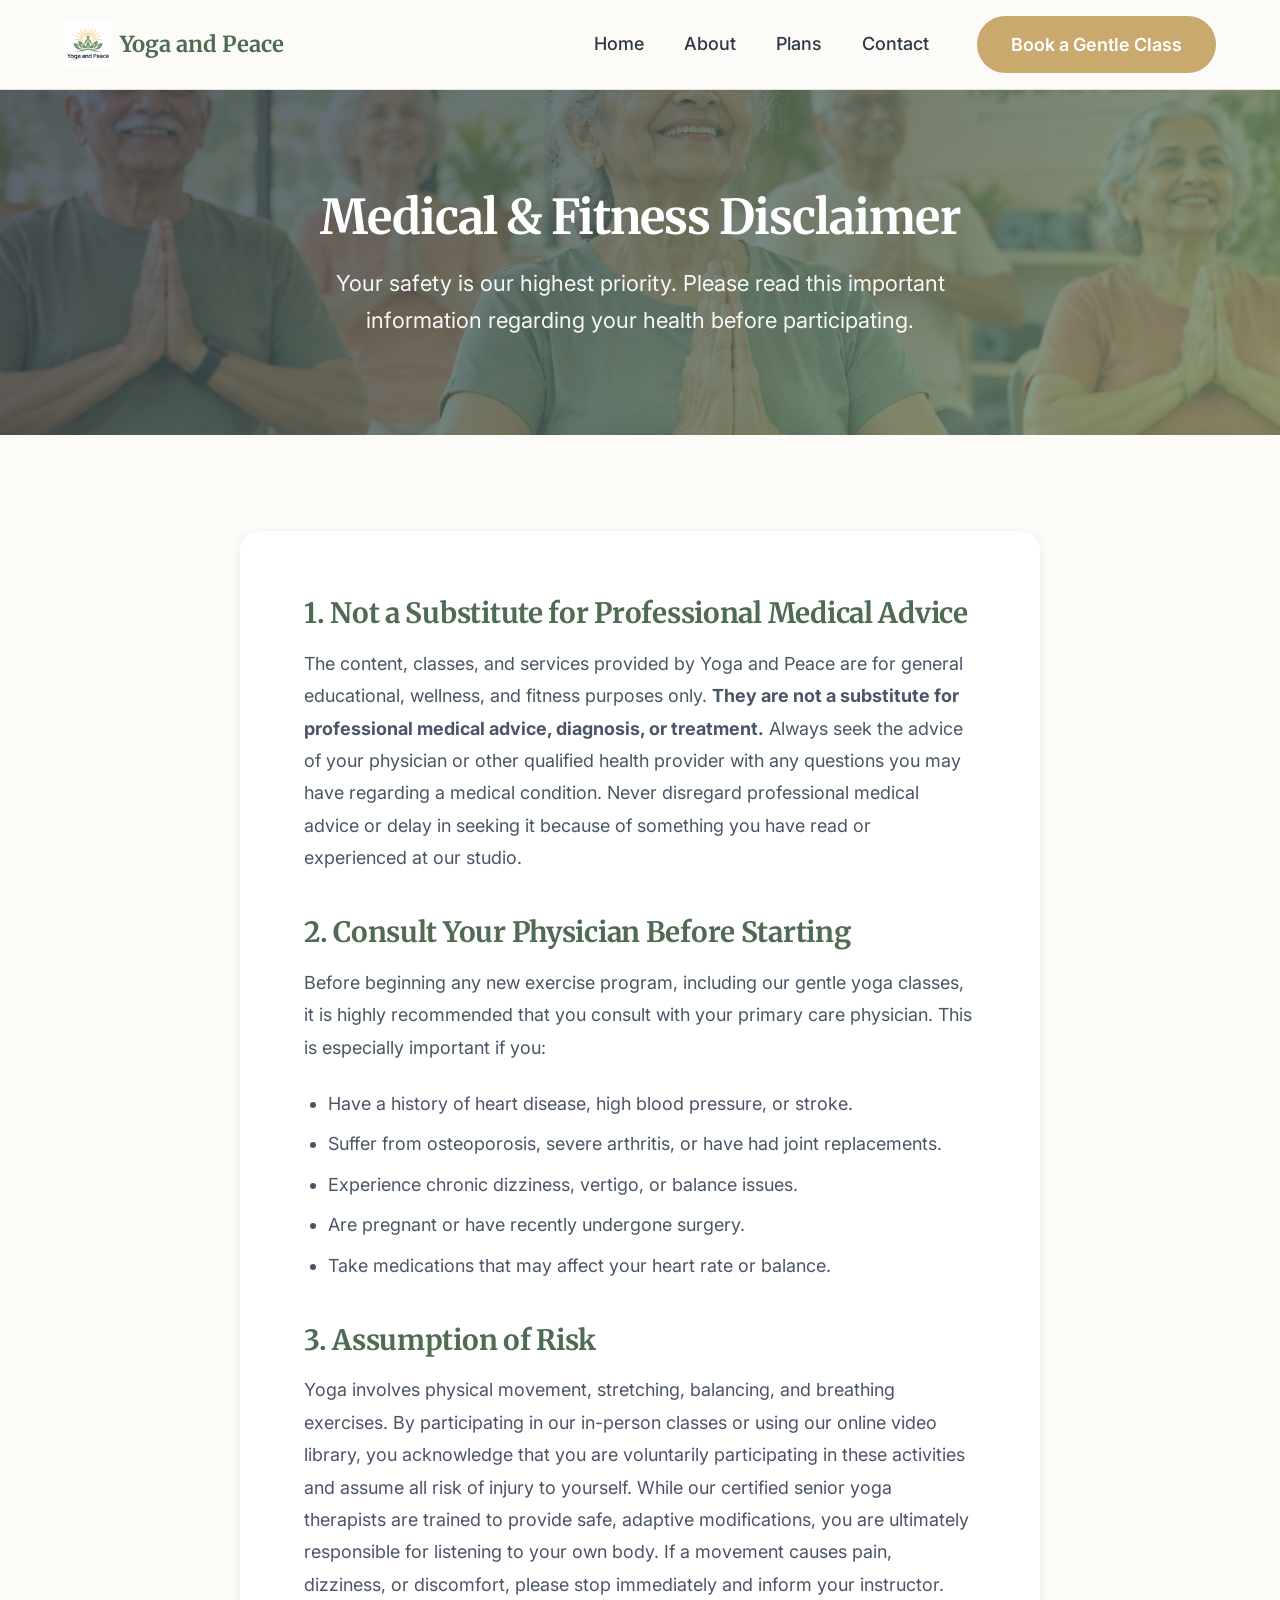
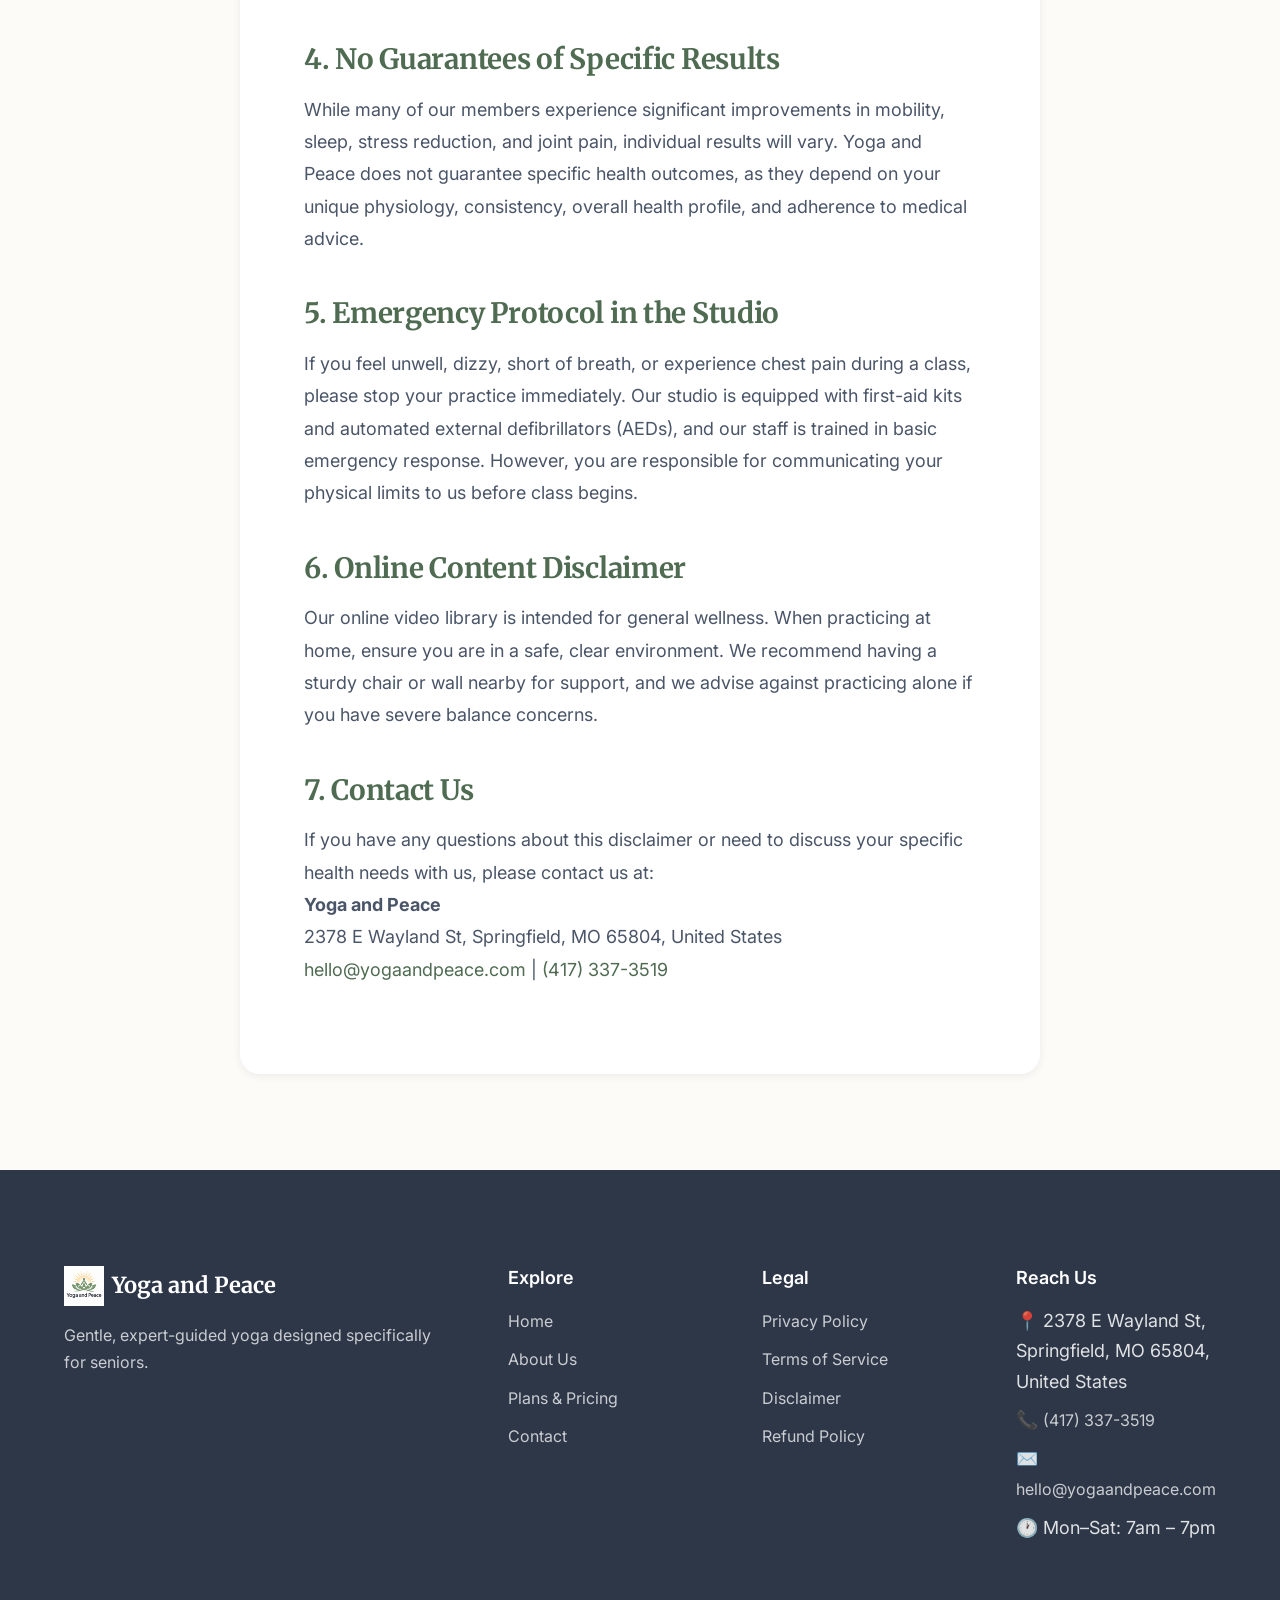
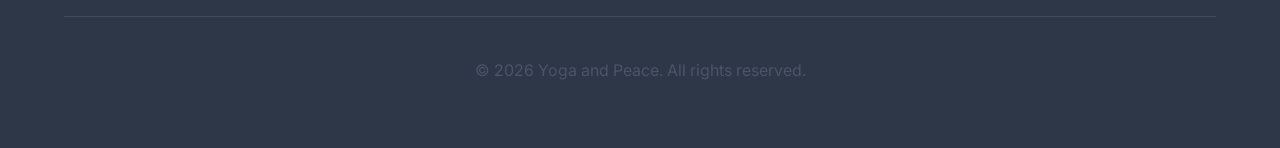
<file: disclaimer.html>
<!DOCTYPE html>
<html lang="en">
<head>
  <meta charset="UTF-8">
  <meta name="viewport" content="width=device-width, initial-scale=1.0">
  <meta name="description" content="Medical and Fitness Disclaimer for Yoga and Peace. Please read this important information regarding your health and safety.">
  <title>Medical Disclaimer | Yoga and Peace</title>
  
  <script async src="https://www.googletagmanager.com/gtm.js?id=GTM-M85PHFWJ"></script>
  <script>
    window.dataLayer = window.dataLayer || [];
    function gtag(){dataLayer.push(arguments);}
    gtag('js', new Date());
  </script>
  <script type="text/javascript">
    (function(c,l,a,r,i,t,y){
        c[a]=c[a]||function(){(c[a].q=c[a].q||[]).push(arguments)};
        t=l.createElement(r);t.async=1;t.src="https://www.clarity.ms/tag/"+i;
        y=l.getElementsByTagName(r)[0];y.parentNode.insertBefore(t,y);
    })(window, document, "clarity", "script", "zkko648yzq");
</script>

  <link rel="preconnect" href="https://fonts.googleapis.com">
  <link rel="preconnect" href="https://fonts.gstatic.com" crossorigin>
  <link href="https://fonts.googleapis.com/css2?family=Inter:wght@400;500;600;700&family=Merriweather:wght@400;700;900&display=swap" rel="stylesheet">
  <link rel="stylesheet" href="css/style.css">
  <link rel="stylesheet" href="css/components.css">
</head>
<body>
  <header class="header">
    <div class="container header-inner">
      <a href="index.html" class="logo"><img src="images/logo-main.png" alt="Yoga and Peace Logo" width="48" height="48"><span>Yoga and Peace</span></a>
      <button class="menu-toggle" aria-label="Toggle navigation menu"><svg viewBox="0 0 24 24" fill="none" stroke="currentColor" stroke-width="2"><line x1="3" y1="6" x2="21" y2="6"></line><line x1="3" y1="12" x2="21" y2="12"></line><line x1="3" y1="18" x2="21" y2="18"></line></svg></button>
      <nav class="nav"><ul class="nav-list"><li><a href="index.html">Home</a></li><li><a href="about.html">About</a></li><li><a href="plans.html">Plans</a></li><li><a href="contact.html">Contact</a></li></ul><a href="plans.html" class="btn btn-primary nav-cta">Book a Gentle Class</a></nav>
    </div>
  </header>

  <main>
    <section class="page-banner"><div class="container"><h1>Medical & Fitness Disclaimer</h1><p>Your safety is our highest priority. Please read this important information regarding your health before participating.</p></div></section>

    <section class="section">
      <div class="container">
        <div class="legal-content">
          
          <h2>1. Not a Substitute for Professional Medical Advice</h2>
          <p>The content, classes, and services provided by Yoga and Peace are for general educational, wellness, and fitness purposes only. <strong>They are not a substitute for professional medical advice, diagnosis, or treatment.</strong> Always seek the advice of your physician or other qualified health provider with any questions you may have regarding a medical condition. Never disregard professional medical advice or delay in seeking it because of something you have read or experienced at our studio.</p>

          <h2>2. Consult Your Physician Before Starting</h2>
          <p>Before beginning any new exercise program, including our gentle yoga classes, it is highly recommended that you consult with your primary care physician. This is especially important if you:</p>
          <ul>
            <li>Have a history of heart disease, high blood pressure, or stroke.</li>
            <li>Suffer from osteoporosis, severe arthritis, or have had joint replacements.</li>
            <li>Experience chronic dizziness, vertigo, or balance issues.</li>
            <li>Are pregnant or have recently undergone surgery.</li>
            <li>Take medications that may affect your heart rate or balance.</li>
          </ul>

          <h2>3. Assumption of Risk</h2>
          <p>Yoga involves physical movement, stretching, balancing, and breathing exercises. By participating in our in-person classes or using our online video library, you acknowledge that you are voluntarily participating in these activities and assume all risk of injury to yourself. While our certified senior yoga therapists are trained to provide safe, adaptive modifications, you are ultimately responsible for listening to your own body. If a movement causes pain, dizziness, or discomfort, please stop immediately and inform your instructor.</p>

          <h2>4. No Guarantees of Specific Results</h2>
          <p>While many of our members experience significant improvements in mobility, sleep, stress reduction, and joint pain, individual results will vary. Yoga and Peace does not guarantee specific health outcomes, as they depend on your unique physiology, consistency, overall health profile, and adherence to medical advice.</p>

          <h2>5. Emergency Protocol in the Studio</h2>
          <p>If you feel unwell, dizzy, short of breath, or experience chest pain during a class, please stop your practice immediately. Our studio is equipped with first-aid kits and automated external defibrillators (AEDs), and our staff is trained in basic emergency response. However, you are responsible for communicating your physical limits to us before class begins.</p>

          <h2>6. Online Content Disclaimer</h2>
          <p>Our online video library is intended for general wellness. When practicing at home, ensure you are in a safe, clear environment. We recommend having a sturdy chair or wall nearby for support, and we advise against practicing alone if you have severe balance concerns.</p>

          <h2>7. Contact Us</h2>
          <p>If you have any questions about this disclaimer or need to discuss your specific health needs with us, please contact us at:<br>
          <strong>Yoga and Peace</strong><br>
          2378 E Wayland St, Springfield, MO 65804, United States<br>
          <a href="mailto:hello@yogaandpeace.com">hello@yogaandpeace.com</a> | <a href="tel:+14173373519">(417) 337-3519</a></p>
        </div>
      </div>
    </section>
  </main>

  <footer class="footer">
    <div class="container">
      <div class="footer-grid">
        <div><div class="footer-brand"><img src="images/logo-main.png" alt="Logo" width="40" height="40"><span>Yoga and Peace</span></div><p class="footer-about">Gentle, expert-guided yoga designed specifically for seniors.</p></div>
        <div><h4>Explore</h4><ul class="footer-links"><li><a href="index.html">Home</a></li><li><a href="about.html">About Us</a></li><li><a href="plans.html">Plans & Pricing</a></li><li><a href="contact.html">Contact</a></li></ul></div>
        <div><h4>Legal</h4><ul class="footer-links"><li><a href="privacy.html">Privacy Policy</a></li><li><a href="terms.html">Terms of Service</a></li><li><a href="disclaimer.html">Disclaimer</a></li><li><a href="refund.html">Refund Policy</a></li></ul></div>
        <div><h4>Reach Us</h4><ul class="footer-links"><li>📍 2378 E Wayland St, Springfield, MO 65804, United States</li><li>📞 <a href="tel:+14173373519">(417) 337-3519</a></li><li>✉️ <a href="mailto:hello@yogaandpeace.com">hello@yogaandpeace.com</a></li><li>🕐 Mon–Sat: 7am – 7pm</li></ul></div>
      </div>
      <div class="footer-bottom"><p>&copy; 2026 Yoga and Peace. All rights reserved.</p></div>
    </div>
  </footer>
  <script src="js/main.js" defer></script>
</body>
</html>
</file>
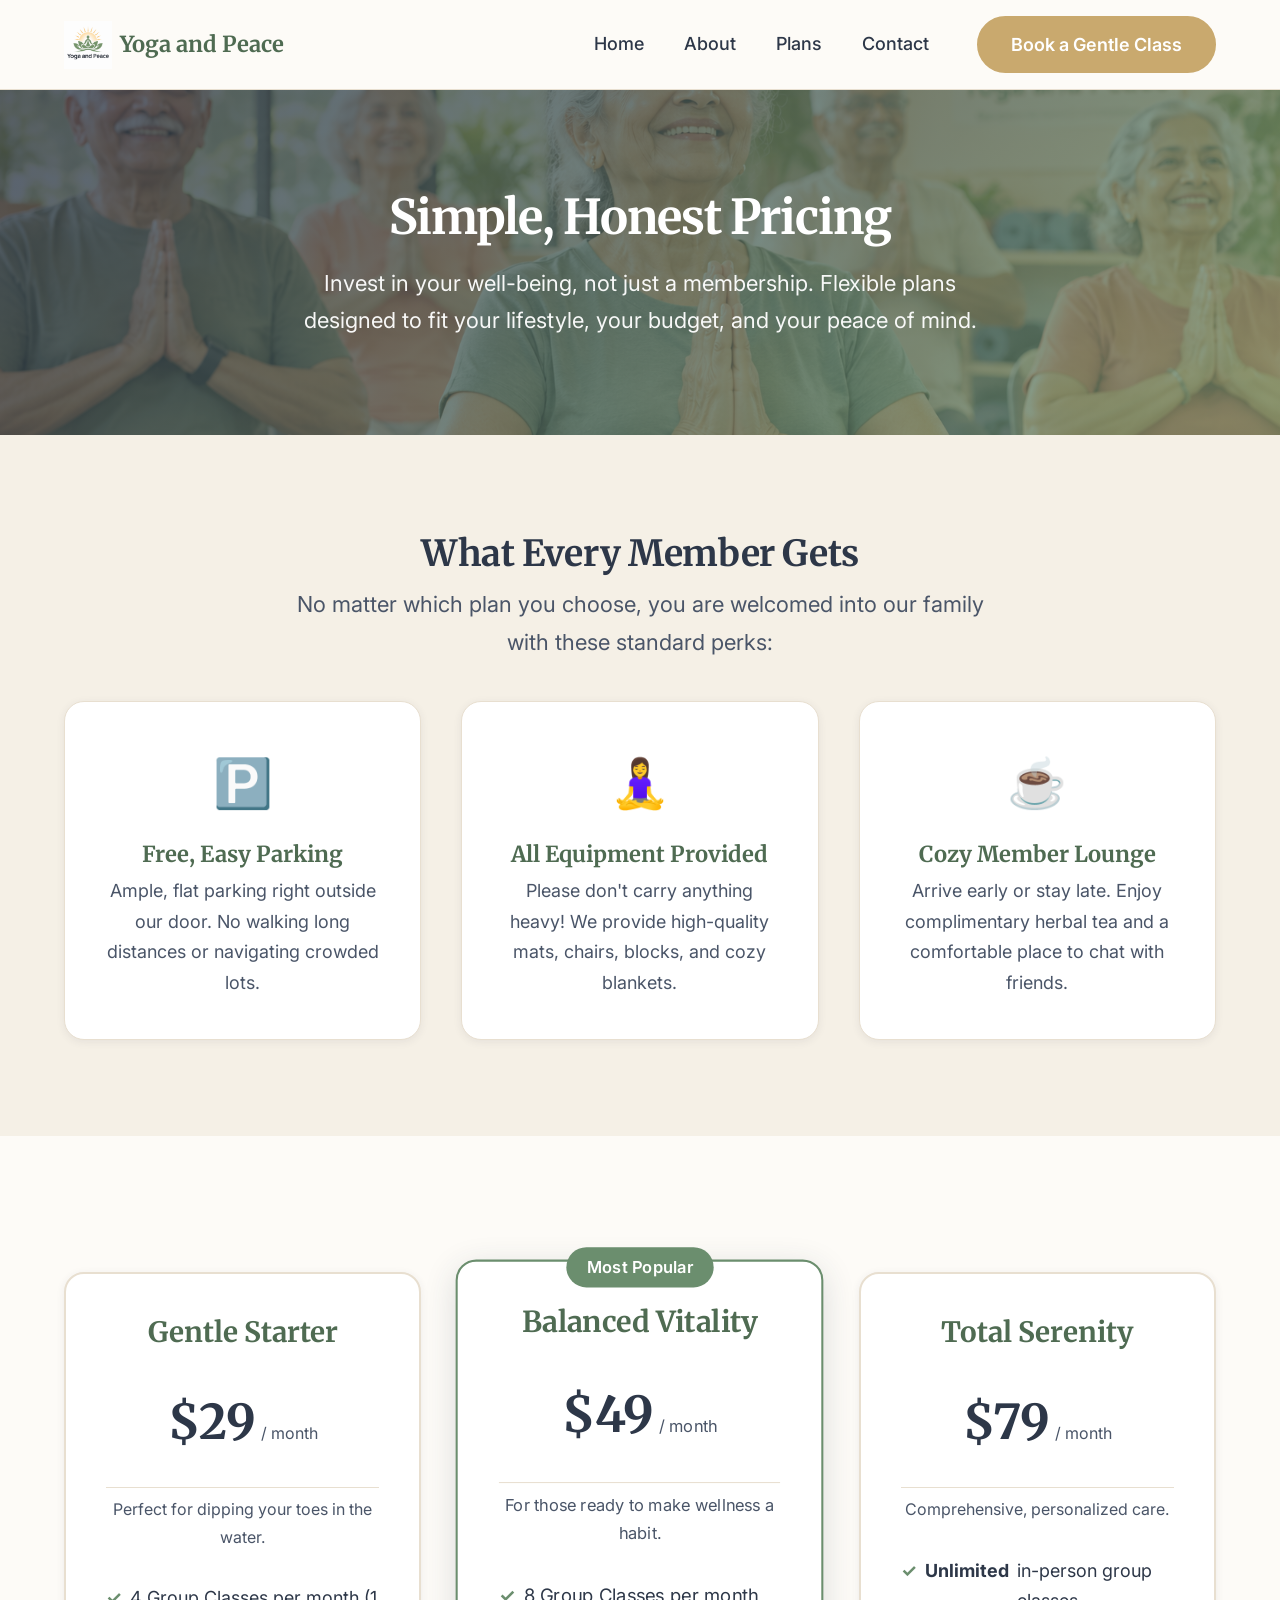
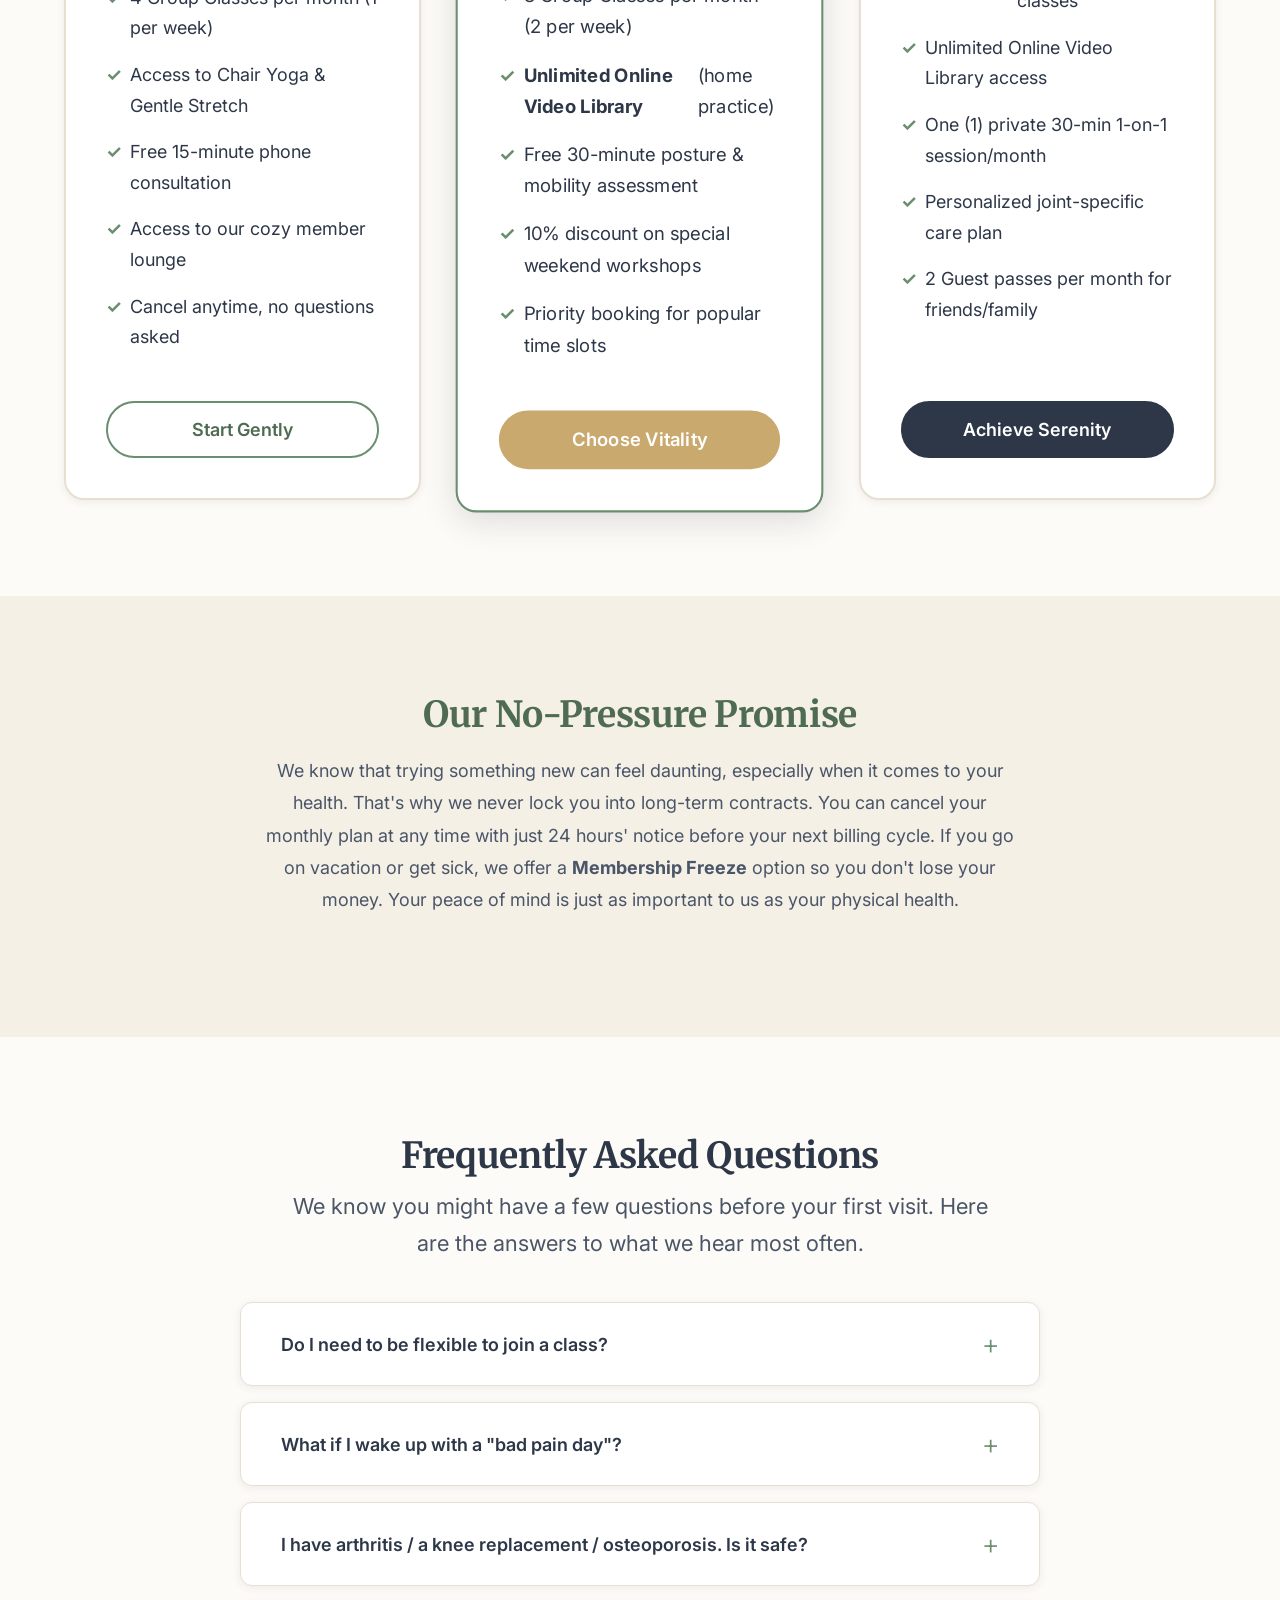
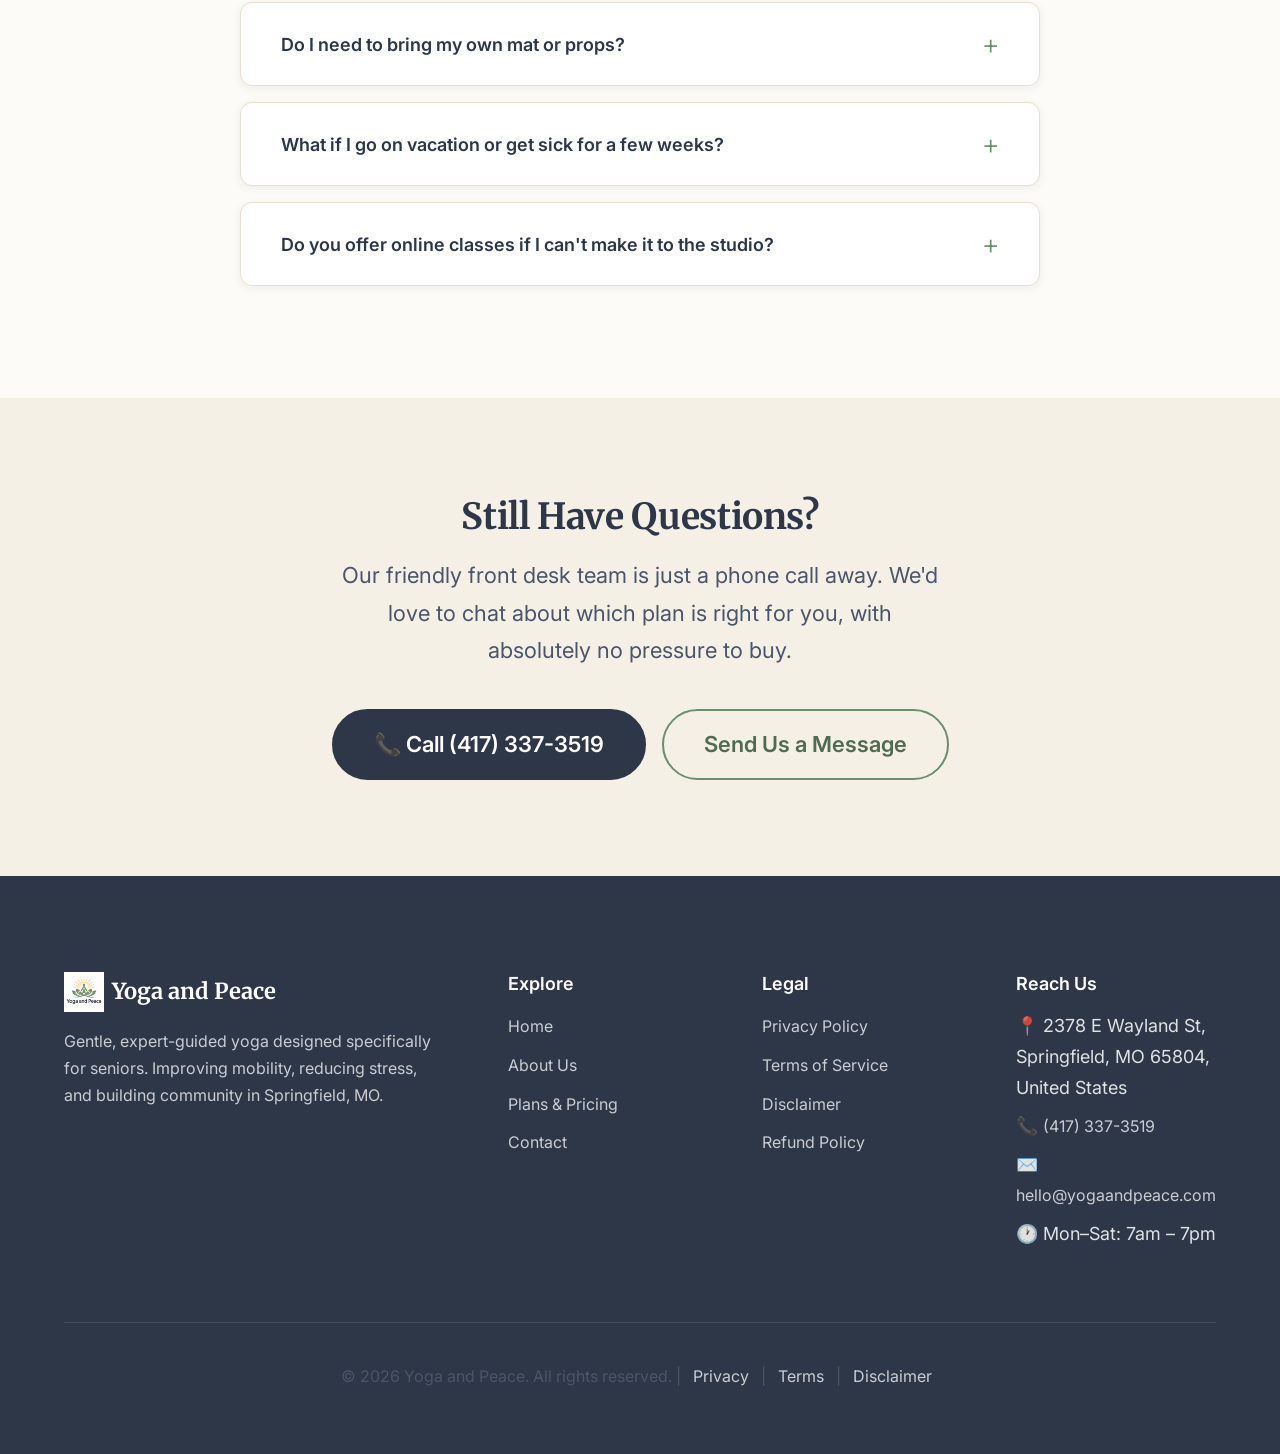
<file: plans.html>
<!DOCTYPE html>
<html lang="en">
<head>
  <meta charset="UTF-8">
  <meta name="viewport" content="width=device-width, initial-scale=1.0">
  <meta name="description" content="Simple, transparent pricing for senior yoga classes in Springfield, MO. Choose the plan that fits your lifestyle with no hidden fees and no long-term contracts.">
  <title>Plans & Pricing | Yoga and Peace — Gentle Yoga for Seniors</title>
  
  <!-- Google Tag Manager / Analytics -->
  <script async src="https://www.googletagmanager.com/gtm.js?id=GTM-M85PHFWJ"></script>
  <script>
    window.dataLayer = window.dataLayer || [];
    function gtag(){dataLayer.push(arguments);}
    gtag('js', new Date());
  </script>
<script type="text/javascript">
    (function(c,l,a,r,i,t,y){
        c[a]=c[a]||function(){(c[a].q=c[a].q||[]).push(arguments)};
        t=l.createElement(r);t.async=1;t.src="https://www.clarity.ms/tag/"+i;
        y=l.getElementsByTagName(r)[0];y.parentNode.insertBefore(t,y);
    })(window, document, "clarity", "script", "zkko648yzq");
</script>
  <!-- Preload critical fonts for fast loading -->
  <link rel="preconnect" href="https://fonts.googleapis.com">
  <link rel="preconnect" href="https://fonts.gstatic.com" crossorigin>
  <link href="https://fonts.googleapis.com/css2?family=Inter:wght@400;500;600;700&family=Merriweather:wght@400;700;900&display=swap" rel="stylesheet">
  
  <!-- Stylesheets -->
  <link rel="stylesheet" href="css/style.css">
  <link rel="stylesheet" href="css/components.css">
</head>
<body>

  <!-- ========== HEADER ========== -->
  <header class="header">
    <div class="container header-inner">
      <a href="index.html" class="logo" aria-label="Yoga and Peace Home">
        <img src="images/logo-main.png" alt="Yoga and Peace Logo" width="48" height="48">
        <span>Yoga and Peace</span>
      </a>
      
      <button class="menu-toggle" aria-label="Toggle navigation menu" aria-expanded="false">
        <svg viewBox="0 0 24 24" fill="none" stroke="currentColor" stroke-width="2" stroke-linecap="round" stroke-linejoin="round">
          <line x1="3" y1="6" x2="21" y2="6"></line>
          <line x1="3" y1="12" x2="21" y2="12"></line>
          <line x1="3" y1="18" x2="21" y2="18"></line>
        </svg>
      </button>
      
      <nav class="nav" aria-label="Main navigation">
        <ul class="nav-list">
          <li><a href="index.html">Home</a></li>
          <li><a href="about.html">About</a></li>
          <li><a href="plans.html">Plans</a></li>
          <li><a href="contact.html">Contact</a></li>
        </ul>
        <a href="plans.html" class="btn btn-primary nav-cta">Book a Gentle Class</a>
      </nav>
    </div>
  </header>

  <main>
    <!-- ========== PAGE BANNER ========== -->
    <section class="page-banner">
      <div class="container">
        <h1>Simple, Honest Pricing</h1>
        <p>Invest in your well-being, not just a membership. Flexible plans designed to fit your lifestyle, your budget, and your peace of mind.</p>
      </div>
    </section>

    <!-- ========== WHAT'S INCLUDED ========== -->
    <section class="section section-alt">
      <div class="container">
        <div class="section-title">
          <h2>What Every Member Gets</h2>
          <p>No matter which plan you choose, you are welcomed into our family with these standard perks:</p>
        </div>
        <div class="benefits-grid">
          <div class="benefit-card">
            <span class="benefit-icon">🅿️</span>
            <h3>Free, Easy Parking</h3>
            <p>Ample, flat parking right outside our door. No walking long distances or navigating crowded lots.</p>
          </div>
          <div class="benefit-card">
            <span class="benefit-icon">🧘‍♀️</span>
            <h3>All Equipment Provided</h3>
            <p>Please don't carry anything heavy! We provide high-quality mats, chairs, blocks, and cozy blankets.</p>
          </div>
          <div class="benefit-card">
            <span class="benefit-icon">☕</span>
            <h3>Cozy Member Lounge</h3>
            <p>Arrive early or stay late. Enjoy complimentary herbal tea and a comfortable place to chat with friends.</p>
          </div>
        </div>
      </div>
    </section>

    <!-- ========== PRICING GRID ========== -->
    <section class="section">
      <div class="container">
        <div class="pricing-grid">
          
          <!-- Plan 1 -->
          <div class="pricing-card">
            <h3>Gentle Starter</h3>
            <div class="pricing-price">
              <span class="amount">$29</span>
              <span class="period">/ month</span>
            </div>
            <p style="text-align: center; font-size: 16px; color: var(--color-charcoal-light); margin-top: -1rem; margin-bottom: 1.5rem;">Perfect for dipping your toes in the water.</p>
            <ul class="pricing-features">
              <li>4 Group Classes per month (1 per week)</li>
              <li>Access to Chair Yoga & Gentle Stretch</li>
              <li>Free 15-minute phone consultation</li>
              <li>Access to our cozy member lounge</li>
              <li>Cancel anytime, no questions asked</li>
            </ul>
            <a href="contact.html" class="btn btn-outline">Start Gently</a>
          </div>

          <!-- Plan 2 (Featured) -->
          <div class="pricing-card featured">
            <div class="pricing-badge">Most Popular</div>
            <h3>Balanced Vitality</h3>
            <div class="pricing-price">
              <span class="amount">$49</span>
              <span class="period">/ month</span>
            </div>
            <p style="text-align: center; font-size: 16px; color: var(--color-charcoal-light); margin-top: -1rem; margin-bottom: 1.5rem;">For those ready to make wellness a habit.</p>
            <ul class="pricing-features">
              <li>8 Group Classes per month (2 per week)</li>
              <li><strong>Unlimited Online Video Library</strong> (home practice)</li>
              <li>Free 30-minute posture & mobility assessment</li>
              <li>10% discount on special weekend workshops</li>
              <li>Priority booking for popular time slots</li>
            </ul>
            <a href="contact.html" class="btn btn-primary">Choose Vitality</a>
          </div>

          <!-- Plan 3 -->
          <div class="pricing-card">
            <h3>Total Serenity</h3>
            <div class="pricing-price">
              <span class="amount">$79</span>
              <span class="period">/ month</span>
            </div>
            <p style="text-align: center; font-size: 16px; color: var(--color-charcoal-light); margin-top: -1rem; margin-bottom: 1.5rem;">Comprehensive, personalized care.</p>
            <ul class="pricing-features">
              <li><strong>Unlimited</strong> in-person group classes</li>
              <li>Unlimited Online Video Library access</li>
              <li>One (1) private 30-min 1-on-1 session/month</li>
              <li>Personalized joint-specific care plan</li>
              <li>2 Guest passes per month for friends/family</li>
            </ul>
            <a href="contact.html" class="btn btn-dark">Achieve Serenity</a>
          </div>

        </div>
      </div>
    </section>

    <!-- ========== NO-PRESSURE PROMISE ========== -->
    <section class="section section-alt">
      <div class="container" style="max-width: 800px; text-align: center;">
        <h2 style="color: var(--color-sage-dark); margin-bottom: 1rem;">Our No-Pressure Promise</h2>
        <p style="font-size: 18px; line-height: 1.8; color: var(--color-charcoal-light);">
          We know that trying something new can feel daunting, especially when it comes to your health. That's why we never lock you into long-term contracts. You can cancel your monthly plan at any time with just 24 hours' notice before your next billing cycle. If you go on vacation or get sick, we offer a <strong>Membership Freeze</strong> option so you don't lose your money. Your peace of mind is just as important to us as your physical health.
        </p>
      </div>
    </section>

    <!-- ========== FAQ ========== -->
    <section class="section">
      <div class="container">
        <div class="section-title">
          <h2>Frequently Asked Questions</h2>
          <p>We know you might have a few questions before your first visit. Here are the answers to what we hear most often.</p>
        </div>
        
        <div class="faq-list">
          <div class="faq-item">
            <button class="faq-question">Do I need to be flexible to join a class?</button>
            <div class="faq-answer"><div class="faq-answer-inner">Not at all! In fact, many of our members start with very limited mobility. Yoga is not about touching your toes; it's about what you learn on the way down. We use chairs, walls, and props to support every single pose. You just need to show up.</div></div>
          </div>
          
          <div class="faq-item">
            <button class="faq-question">What if I wake up with a "bad pain day"?</button>
            <div class="faq-answer"><div class="faq-answer-inner">Life happens, and our bodies have their own weather! If you wake up with a flare-up, just come anyway and use our restorative corner. Our therapists can guide you through gentle, seated breathing exercises. Sometimes, gentle movement is the best medicine for stiffness.</div></div>
          </div>

          <div class="faq-item">
            <button class="faq-question">I have arthritis / a knee replacement / osteoporosis. Is it safe?</button>
            <div class="faq-answer"><div class="faq-answer-inner">Yes, and we highly recommend it! Gentle yoga is clinically proven to ease joint pain and improve bone density. Our therapists are certified in adaptive yoga for chronic conditions. Just let us know your specific needs before class, and we will tailor every movement for you.</div></div>
          </div>

          <div class="faq-item">
            <button class="faq-question">Do I need to bring my own mat or props?</button>
            <div class="faq-answer"><div class="faq-answer-inner">Please don't carry anything heavy! We provide all high-quality mats, sturdy chairs, blocks, straps, and cozy blankets. Just wear comfortable clothing and bring a water bottle. We'll take care of the rest.</div></div>
          </div>

          <div class="faq-item">
            <button class="faq-question">What if I go on vacation or get sick for a few weeks?</button>
            <div class="faq-answer"><div class="faq-answer-inner">We offer a "Membership Freeze" option. If you know you'll be away or recovering from an illness, just let us know, and we can pause your billing for up to 30 days so you don't lose your money. Just email or call us in advance.</div></div>
          </div>

          <div class="faq-item">
            <button class="faq-question">Do you offer online classes if I can't make it to the studio?</button>
            <div class="faq-answer"><div class="faq-answer-inner">Yes! Our Balanced Vitality and Total Serenity plans include access to our private Online Video Library. These are pre-recorded, easy-to-follow sessions you can do from the comfort of your living room on days you can't make it to the studio.</div></div>
          </div>
        </div>
      </div>
    </section>

    <!-- ========== CTA ========== -->
    <section class="section cta-section">
      <div class="container">
        <h2>Still Have Questions?</h2>
        <p>Our friendly front desk team is just a phone call away. We'd love to chat about which plan is right for you, with absolutely no pressure to buy.</p>
        <div class="hero-buttons">
          <a href="tel:+14173373519" class="btn btn-dark btn-lg">📞 Call (417) 337-3519</a>
          <a href="contact.html" class="btn btn-outline btn-lg">Send Us a Message</a>
        </div>
      </div>
    </section>
  </main>

  <!-- ========== FOOTER ========== -->
  <footer class="footer">
    <div class="container">
      <div class="footer-grid">
        <div>
          <div class="footer-brand">
            <img src="images/logo-main.png" alt="Yoga and Peace Logo" width="40" height="40">
            <span>Yoga and Peace</span>
          </div>
          <p class="footer-about">Gentle, expert-guided yoga designed specifically for seniors. Improving mobility, reducing stress, and building community in Springfield, MO.</p>
        </div>
        
        <div>
          <h4>Explore</h4>
          <ul class="footer-links">
            <li><a href="index.html">Home</a></li>
            <li><a href="about.html">About Us</a></li>
            <li><a href="plans.html">Plans & Pricing</a></li>
            <li><a href="contact.html">Contact</a></li>
          </ul>
        </div>
        
        <div>
          <h4>Legal</h4>
          <ul class="footer-links">
            <li><a href="privacy.html">Privacy Policy</a></li>
            <li><a href="terms.html">Terms of Service</a></li>
            <li><a href="disclaimer.html">Disclaimer</a></li>
            <li><a href="refund.html">Refund Policy</a></li>
          </ul>
        </div>
        
        <div>
          <h4>Reach Us</h4>
          <ul class="footer-links">
            <li>📍 2378 E Wayland St, Springfield, MO 65804, United States</li>
            <li>📞 <a href="tel:+14173373519">(417) 337-3519</a></li>
            <li>✉️ <a href="mailto:hello@yogaandpeace.com">hello@yogaandpeace.com</a></li>
            <li>🕐 Mon–Sat: 7am – 7pm</li>
          </ul>
        </div>
      </div>
      
      <div class="footer-bottom">
        <p>&copy; 2026 Yoga and Peace. All rights reserved. | 
          <a href="privacy.html">Privacy</a> | 
          <a href="terms.html">Terms</a> | 
          <a href="disclaimer.html">Disclaimer</a>
        </p>
      </div>
    </div>
  </footer>

  <!-- JavaScript -->
  <script src="js/main.js" defer></script>
</body>
</html>
</file>
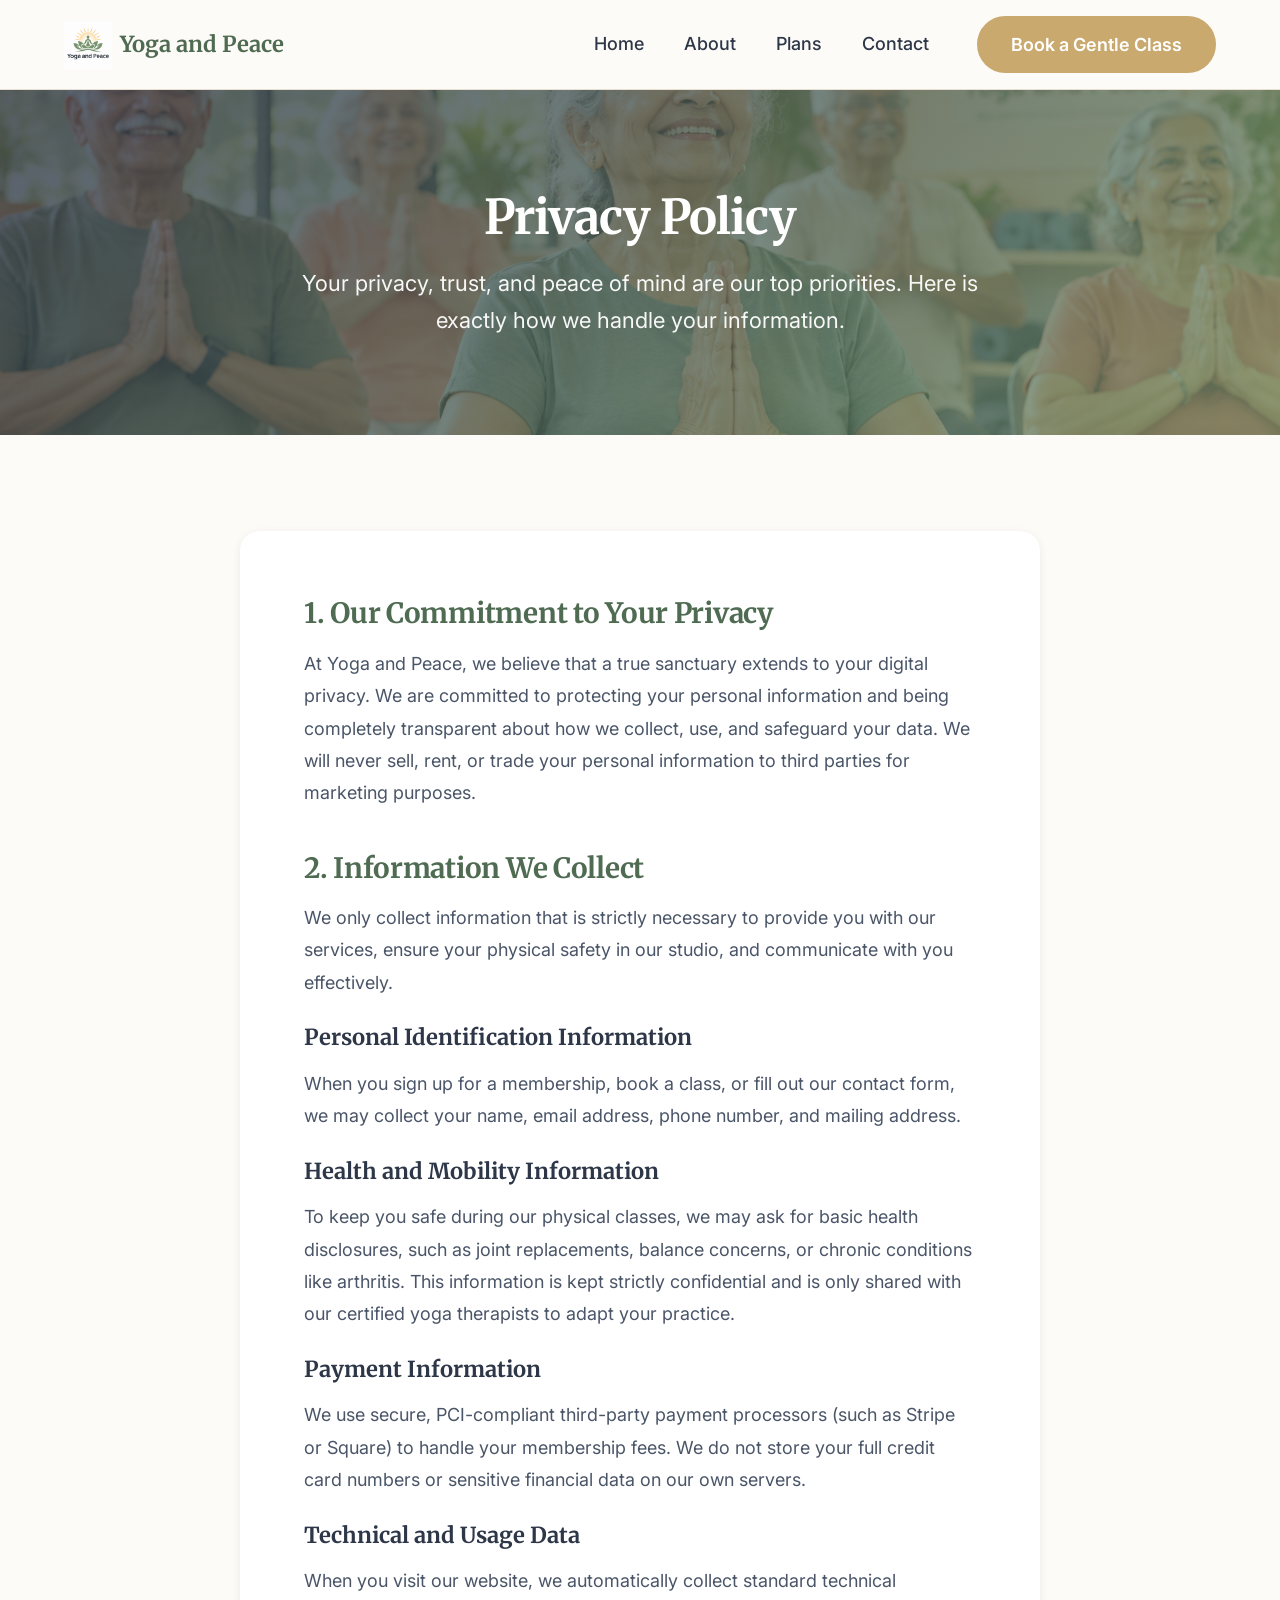
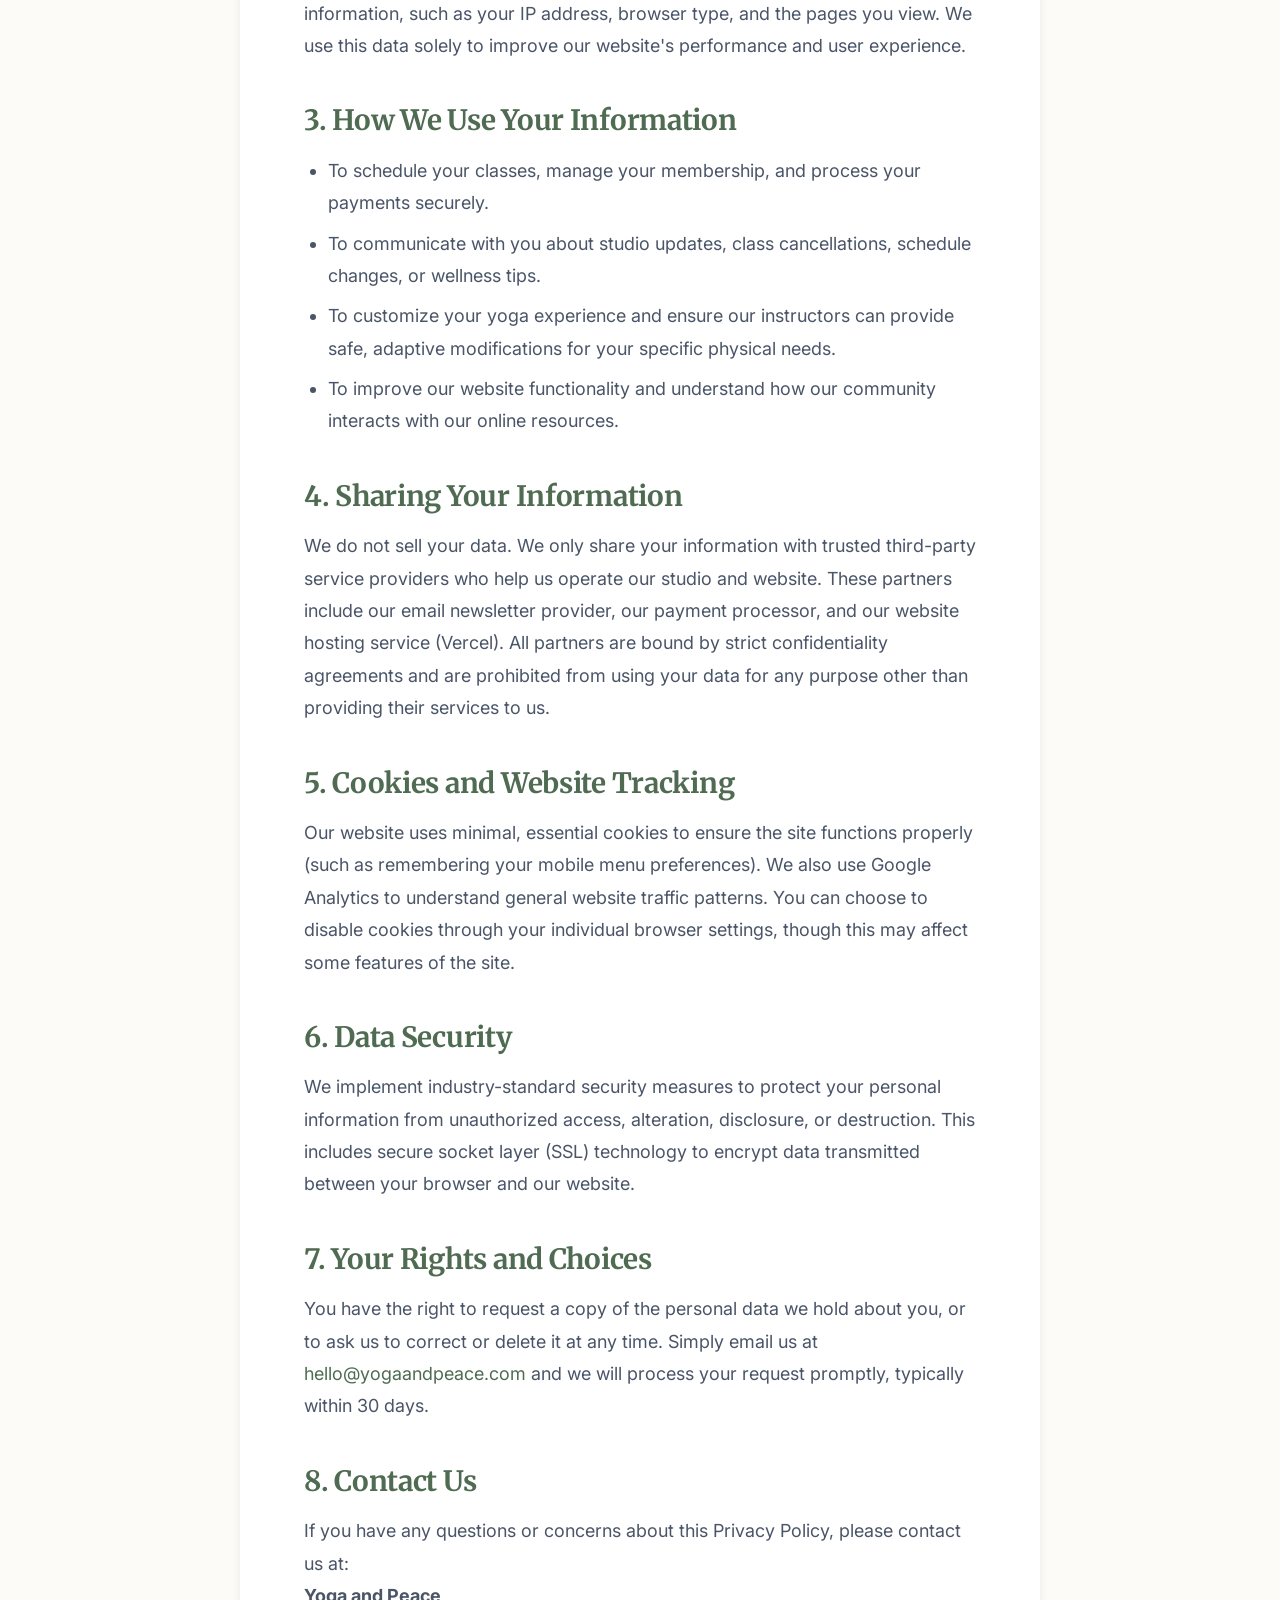
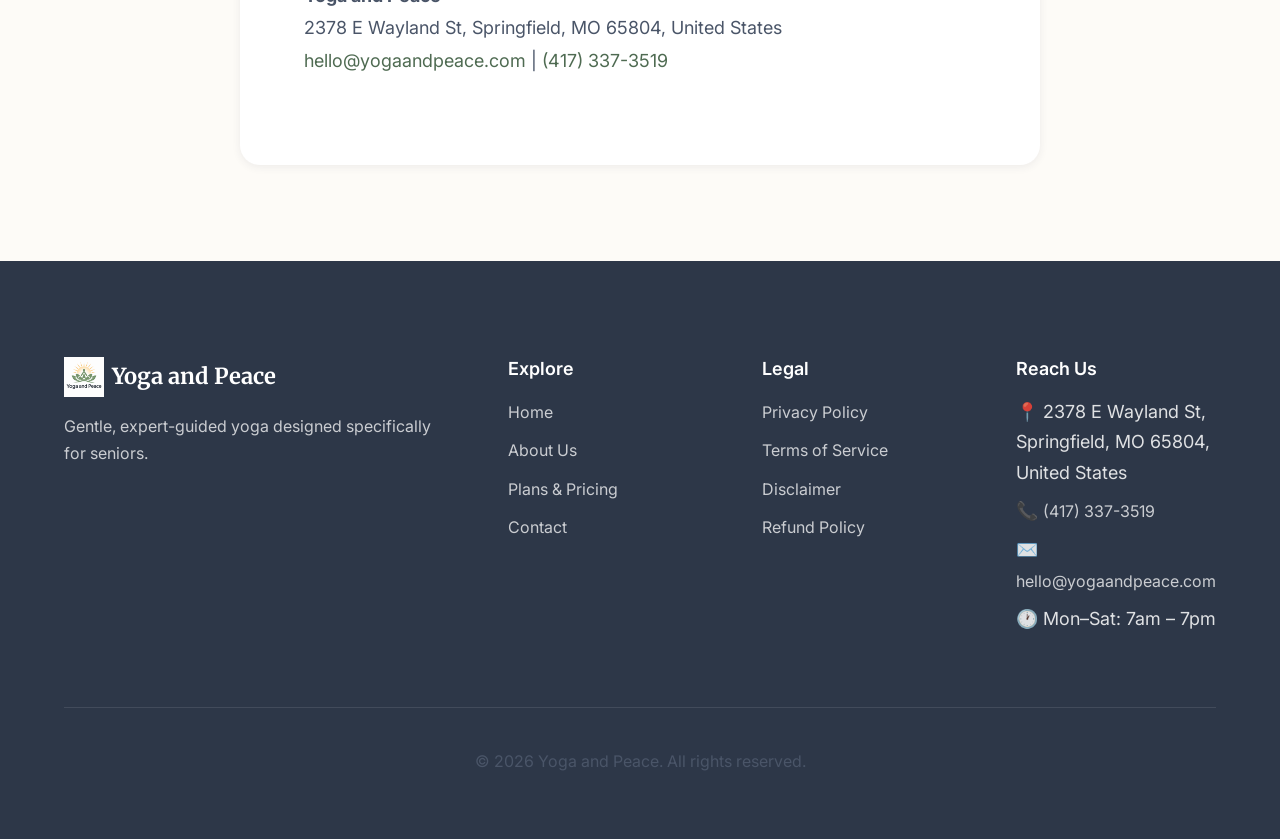
<file: privacy.html>
<!DOCTYPE html>
<html lang="en">
<head>
  <meta charset="UTF-8">
  <meta name="viewport" content="width=device-width, initial-scale=1.0">
  <meta name="description" content="Privacy Policy for Yoga and Peace. Learn how we protect your personal information and respect your privacy.">
  <title>Privacy Policy | Yoga and Peace</title>
  
  <!-- Google Tag Manager / Analytics -->
  <script async src="https://www.googletagmanager.com/gtm.js?id=GTM-M85PHFWJ"></script>
  <script>
    window.dataLayer = window.dataLayer || [];
    function gtag(){dataLayer.push(arguments);}
    gtag('js', new Date());
  </script>
  <script type="text/javascript">
    (function(c,l,a,r,i,t,y){
        c[a]=c[a]||function(){(c[a].q=c[a].q||[]).push(arguments)};
        t=l.createElement(r);t.async=1;t.src="https://www.clarity.ms/tag/"+i;
        y=l.getElementsByTagName(r)[0];y.parentNode.insertBefore(t,y);
    })(window, document, "clarity", "script", "zkko648yzq");
</script>

  <link rel="preconnect" href="https://fonts.googleapis.com">
  <link rel="preconnect" href="https://fonts.gstatic.com" crossorigin>
  <link href="https://fonts.googleapis.com/css2?family=Inter:wght@400;500;600;700&family=Merriweather:wght@400;700;900&display=swap" rel="stylesheet">
  <link rel="stylesheet" href="css/style.css">
  <link rel="stylesheet" href="css/components.css">
</head>
<body>
  <header class="header">
    <div class="container header-inner">
      <a href="index.html" class="logo"><img src="images/logo-main.png" alt="Yoga and Peace Logo" width="48" height="48"><span>Yoga and Peace</span></a>
      <button class="menu-toggle" aria-label="Toggle navigation menu"><svg viewBox="0 0 24 24" fill="none" stroke="currentColor" stroke-width="2"><line x1="3" y1="6" x2="21" y2="6"></line><line x1="3" y1="12" x2="21" y2="12"></line><line x1="3" y1="18" x2="21" y2="18"></line></svg></button>
      <nav class="nav"><ul class="nav-list"><li><a href="index.html">Home</a></li><li><a href="about.html">About</a></li><li><a href="plans.html">Plans</a></li><li><a href="contact.html">Contact</a></li></ul><a href="plans.html" class="btn btn-primary nav-cta">Book a Gentle Class</a></nav>
    </div>
  </header>

  <main>
    <section class="page-banner"><div class="container"><h1>Privacy Policy</h1><p>Your privacy, trust, and peace of mind are our top priorities. Here is exactly how we handle your information.</p></div></section>

    <section class="section">
      <div class="container">
        <div class="legal-content">
          
          <h2>1. Our Commitment to Your Privacy</h2>
          <p>At Yoga and Peace, we believe that a true sanctuary extends to your digital privacy. We are committed to protecting your personal information and being completely transparent about how we collect, use, and safeguard your data. We will never sell, rent, or trade your personal information to third parties for marketing purposes.</p>
          
          <h2>2. Information We Collect</h2>
          <p>We only collect information that is strictly necessary to provide you with our services, ensure your physical safety in our studio, and communicate with you effectively.</p>
          <h3>Personal Identification Information</h3>
          <p>When you sign up for a membership, book a class, or fill out our contact form, we may collect your name, email address, phone number, and mailing address.</p>
          <h3>Health and Mobility Information</h3>
          <p>To keep you safe during our physical classes, we may ask for basic health disclosures, such as joint replacements, balance concerns, or chronic conditions like arthritis. This information is kept strictly confidential and is only shared with our certified yoga therapists to adapt your practice.</p>
          <h3>Payment Information</h3>
          <p>We use secure, PCI-compliant third-party payment processors (such as Stripe or Square) to handle your membership fees. We do not store your full credit card numbers or sensitive financial data on our own servers.</p>
          <h3>Technical and Usage Data</h3>
          <p>When you visit our website, we automatically collect standard technical information, such as your IP address, browser type, and the pages you view. We use this data solely to improve our website's performance and user experience.</p>

          <h2>3. How We Use Your Information</h2>
          <ul>
            <li>To schedule your classes, manage your membership, and process your payments securely.</li>
            <li>To communicate with you about studio updates, class cancellations, schedule changes, or wellness tips.</li>
            <li>To customize your yoga experience and ensure our instructors can provide safe, adaptive modifications for your specific physical needs.</li>
            <li>To improve our website functionality and understand how our community interacts with our online resources.</li>
          </ul>

          <h2>4. Sharing Your Information</h2>
          <p>We do not sell your data. We only share your information with trusted third-party service providers who help us operate our studio and website. These partners include our email newsletter provider, our payment processor, and our website hosting service (Vercel). All partners are bound by strict confidentiality agreements and are prohibited from using your data for any purpose other than providing their services to us.</p>

          <h2>5. Cookies and Website Tracking</h2>
          <p>Our website uses minimal, essential cookies to ensure the site functions properly (such as remembering your mobile menu preferences). We also use Google Analytics to understand general website traffic patterns. You can choose to disable cookies through your individual browser settings, though this may affect some features of the site.</p>

          <h2>6. Data Security</h2>
          <p>We implement industry-standard security measures to protect your personal information from unauthorized access, alteration, disclosure, or destruction. This includes secure socket layer (SSL) technology to encrypt data transmitted between your browser and our website.</p>

          <h2>7. Your Rights and Choices</h2>
          <p>You have the right to request a copy of the personal data we hold about you, or to ask us to correct or delete it at any time. Simply email us at <a href="mailto:hello@yogaandpeace.com">hello@yogaandpeace.com</a> and we will process your request promptly, typically within 30 days.</p>

          <h2>8. Contact Us</h2>
          <p>If you have any questions or concerns about this Privacy Policy, please contact us at:<br>
          <strong>Yoga and Peace</strong><br>
          2378 E Wayland St, Springfield, MO 65804, United States<br>
          <a href="mailto:hello@yogaandpeace.com">hello@yogaandpeace.com</a> | <a href="tel:+14173373519">(417) 337-3519</a></p>
        </div>
      </div>
    </section>
  </main>

  <footer class="footer">
    <div class="container">
      <div class="footer-grid">
        <div><div class="footer-brand"><img src="images/logo-main.png" alt="Logo" width="40" height="40"><span>Yoga and Peace</span></div><p class="footer-about">Gentle, expert-guided yoga designed specifically for seniors.</p></div>
        <div><h4>Explore</h4><ul class="footer-links"><li><a href="index.html">Home</a></li><li><a href="about.html">About Us</a></li><li><a href="plans.html">Plans & Pricing</a></li><li><a href="contact.html">Contact</a></li></ul></div>
        <div><h4>Legal</h4><ul class="footer-links"><li><a href="privacy.html">Privacy Policy</a></li><li><a href="terms.html">Terms of Service</a></li><li><a href="disclaimer.html">Disclaimer</a></li><li><a href="refund.html">Refund Policy</a></li></ul></div>
        <div><h4>Reach Us</h4><ul class="footer-links"><li>📍 2378 E Wayland St, Springfield, MO 65804, United States</li><li>📞 <a href="tel:+14173373519">(417) 337-3519</a></li><li>✉️ <a href="mailto:hello@yogaandpeace.com">hello@yogaandpeace.com</a></li><li>🕐 Mon–Sat: 7am – 7pm</li></ul></div>
      </div>
      <div class="footer-bottom"><p>&copy; 2026 Yoga and Peace. All rights reserved.</p></div>
    </div>
  </footer>
  <script src="js/main.js" defer></script>
</body>
</html>
</file>
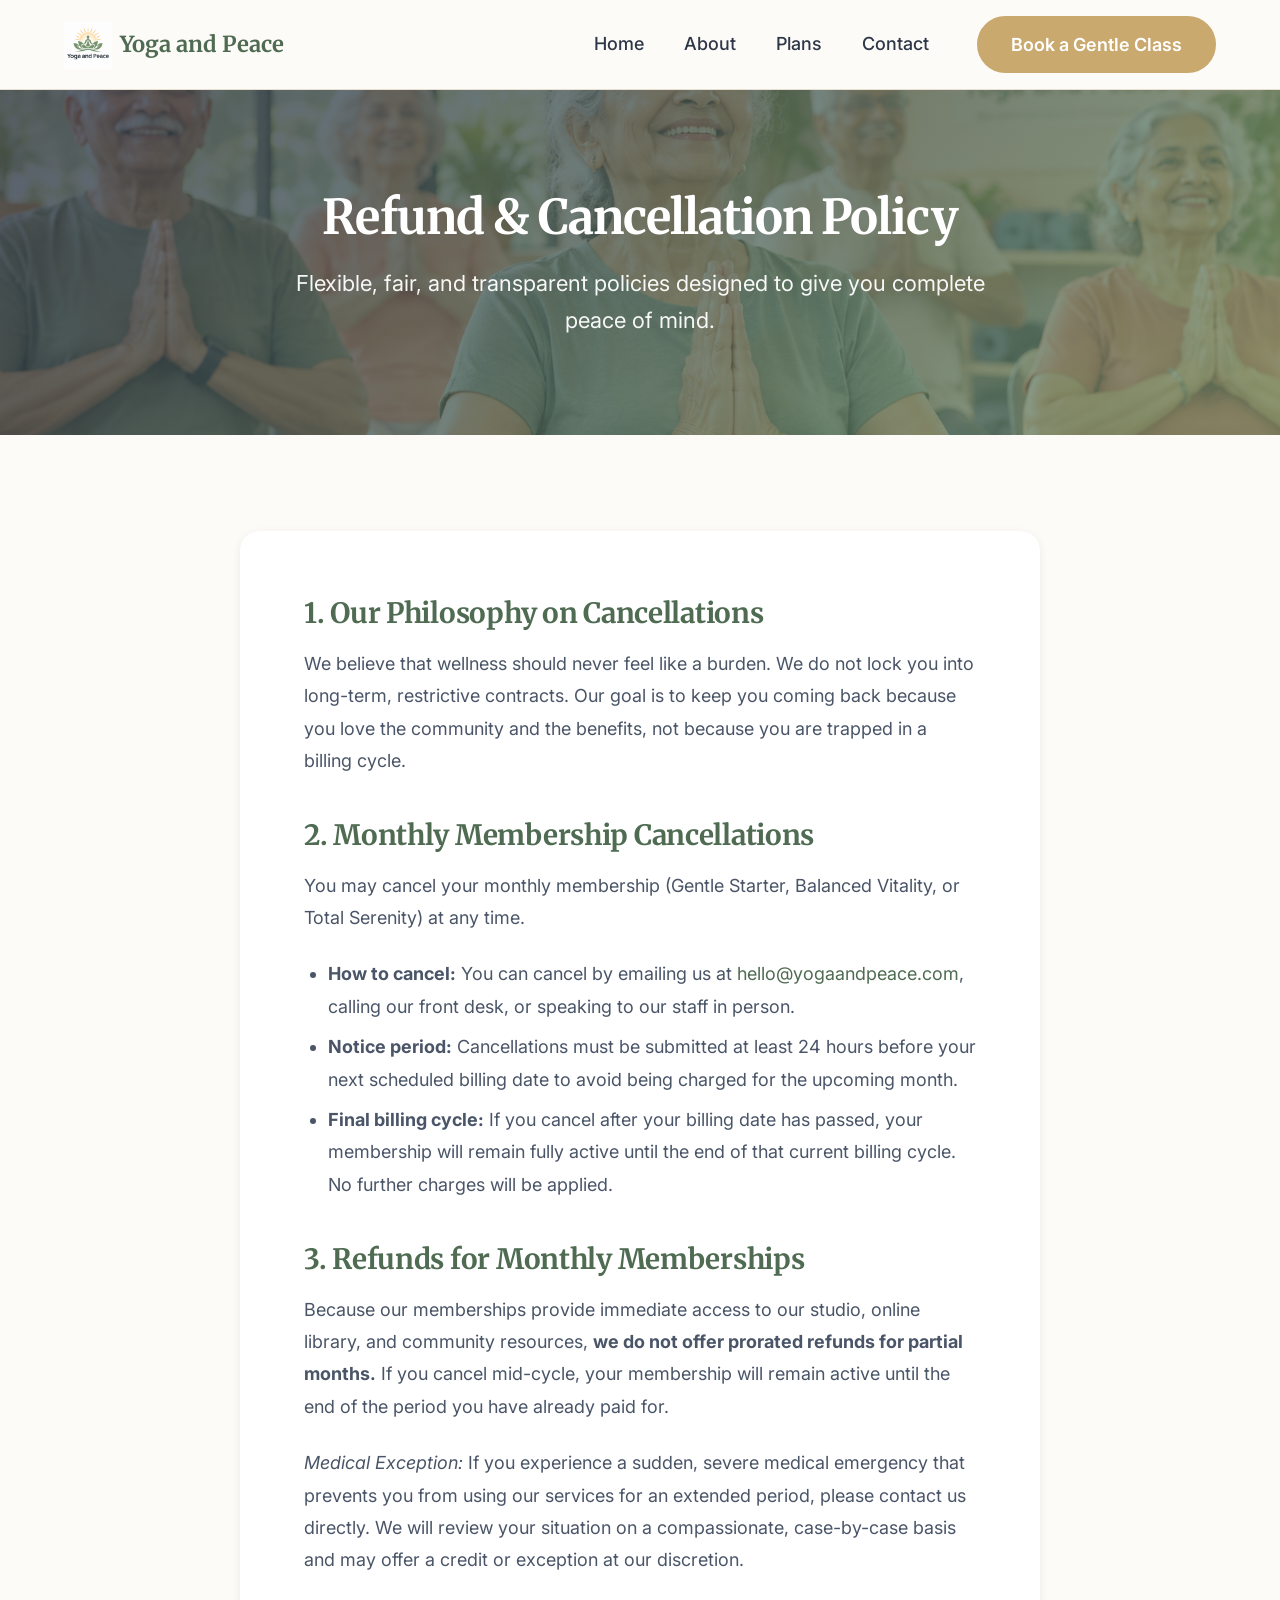
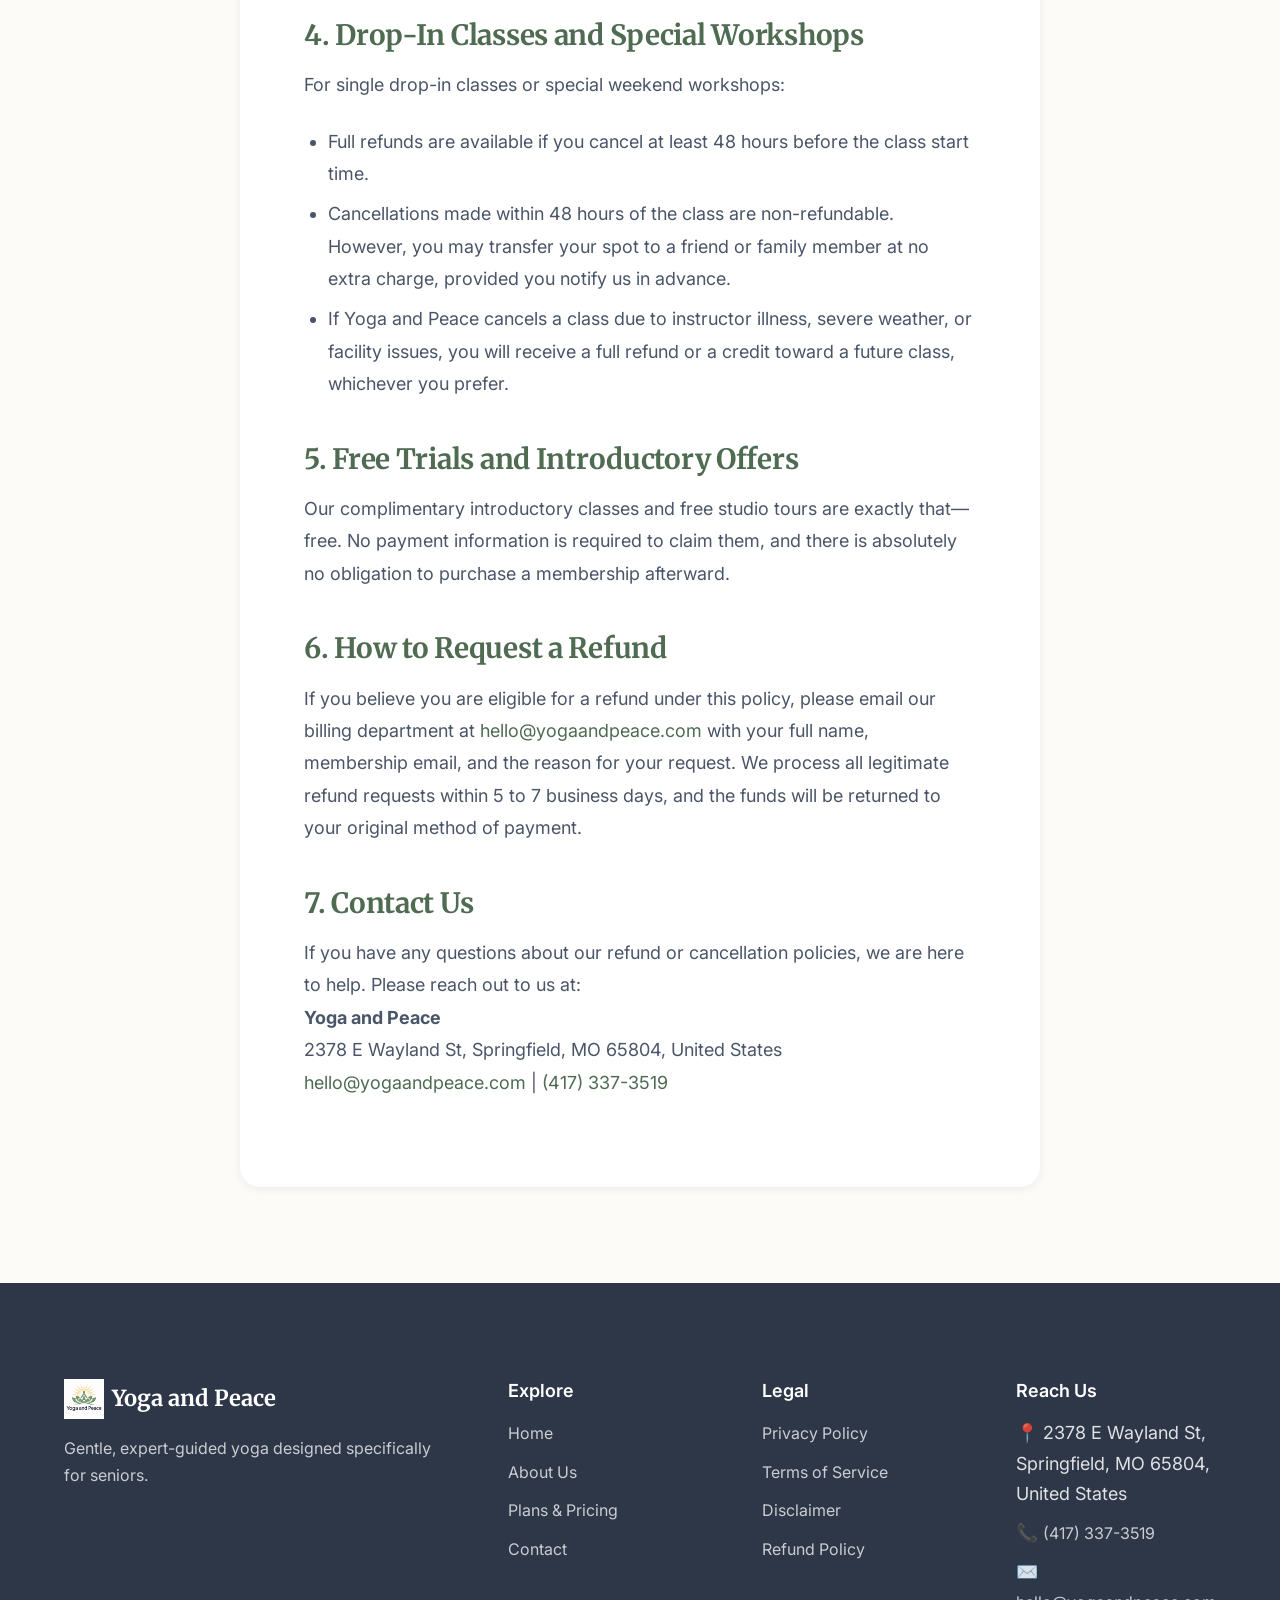
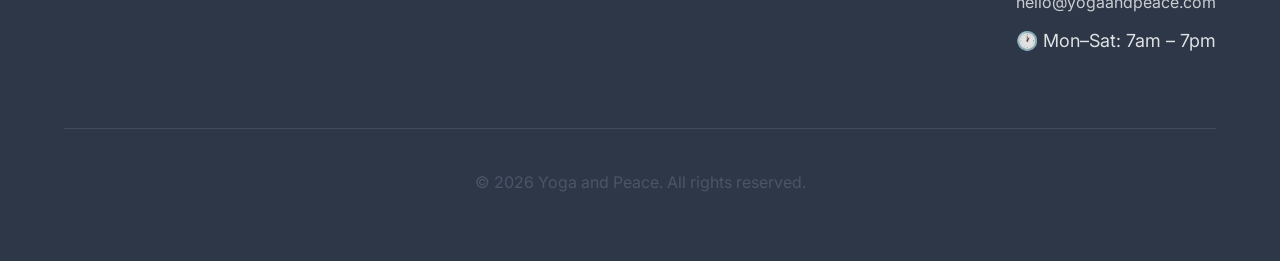
<file: refund.html>
<!DOCTYPE html>
<html lang="en">
<head>
  <meta charset="UTF-8">
  <meta name="viewport" content="width=device-width, initial-scale=1.0">
  <meta name="description" content="Refund and Cancellation Policy for Yoga and Peace. Flexible, fair, and transparent policies designed to give you peace of mind.">
  <title>Refund Policy | Yoga and Peace</title>
  
  <script async src="https://www.googletagmanager.com/gtm.js?id=GTM-M85PHFWJ"></script>
  <script>
    window.dataLayer = window.dataLayer || [];
    function gtag(){dataLayer.push(arguments);}
    gtag('js', new Date());
  </script>
  <script type="text/javascript">
    (function(c,l,a,r,i,t,y){
        c[a]=c[a]||function(){(c[a].q=c[a].q||[]).push(arguments)};
        t=l.createElement(r);t.async=1;t.src="https://www.clarity.ms/tag/"+i;
        y=l.getElementsByTagName(r)[0];y.parentNode.insertBefore(t,y);
    })(window, document, "clarity", "script", "zkko648yzq");
</script>

  <link rel="preconnect" href="https://fonts.googleapis.com">
  <link rel="preconnect" href="https://fonts.gstatic.com" crossorigin>
  <link href="https://fonts.googleapis.com/css2?family=Inter:wght@400;500;600;700&family=Merriweather:wght@400;700;900&display=swap" rel="stylesheet">
  <link rel="stylesheet" href="css/style.css">
  <link rel="stylesheet" href="css/components.css">
</head>
<body>
  <header class="header">
    <div class="container header-inner">
      <a href="index.html" class="logo"><img src="images/logo-main.png" alt="Yoga and Peace Logo" width="48" height="48"><span>Yoga and Peace</span></a>
      <button class="menu-toggle" aria-label="Toggle navigation menu"><svg viewBox="0 0 24 24" fill="none" stroke="currentColor" stroke-width="2"><line x1="3" y1="6" x2="21" y2="6"></line><line x1="3" y1="12" x2="21" y2="12"></line><line x1="3" y1="18" x2="21" y2="18"></line></svg></button>
      <nav class="nav"><ul class="nav-list"><li><a href="index.html">Home</a></li><li><a href="about.html">About</a></li><li><a href="plans.html">Plans</a></li><li><a href="contact.html">Contact</a></li></ul><a href="plans.html" class="btn btn-primary nav-cta">Book a Gentle Class</a></nav>
    </div>
  </header>

  <main>
    <section class="page-banner"><div class="container"><h1>Refund & Cancellation Policy</h1><p>Flexible, fair, and transparent policies designed to give you complete peace of mind.</p></div></section>

    <section class="section">
      <div class="container">
        <div class="legal-content">
          
          <h2>1. Our Philosophy on Cancellations</h2>
          <p>We believe that wellness should never feel like a burden. We do not lock you into long-term, restrictive contracts. Our goal is to keep you coming back because you love the community and the benefits, not because you are trapped in a billing cycle.</p>
          
          <h2>2. Monthly Membership Cancellations</h2>
          <p>You may cancel your monthly membership (Gentle Starter, Balanced Vitality, or Total Serenity) at any time.</p>
          <ul>
            <li><strong>How to cancel:</strong> You can cancel by emailing us at <a href="mailto:hello@yogaandpeace.com">hello@yogaandpeace.com</a>, calling our front desk, or speaking to our staff in person.</li>
            <li><strong>Notice period:</strong> Cancellations must be submitted at least 24 hours before your next scheduled billing date to avoid being charged for the upcoming month.</li>
            <li><strong>Final billing cycle:</strong> If you cancel after your billing date has passed, your membership will remain fully active until the end of that current billing cycle. No further charges will be applied.</li>
          </ul>

          <h2>3. Refunds for Monthly Memberships</h2>
          <p>Because our memberships provide immediate access to our studio, online library, and community resources, <strong>we do not offer prorated refunds for partial months.</strong> If you cancel mid-cycle, your membership will remain active until the end of the period you have already paid for.</p>
          <p><em>Medical Exception:</em> If you experience a sudden, severe medical emergency that prevents you from using our services for an extended period, please contact us directly. We will review your situation on a compassionate, case-by-case basis and may offer a credit or exception at our discretion.</p>

          <h2>4. Drop-In Classes and Special Workshops</h2>
          <p>For single drop-in classes or special weekend workshops:</p>
          <ul>
            <li>Full refunds are available if you cancel at least 48 hours before the class start time.</li>
            <li>Cancellations made within 48 hours of the class are non-refundable. However, you may transfer your spot to a friend or family member at no extra charge, provided you notify us in advance.</li>
            <li>If Yoga and Peace cancels a class due to instructor illness, severe weather, or facility issues, you will receive a full refund or a credit toward a future class, whichever you prefer.</li>
          </ul>

          <h2>5. Free Trials and Introductory Offers</h2>
          <p>Our complimentary introductory classes and free studio tours are exactly that—free. No payment information is required to claim them, and there is absolutely no obligation to purchase a membership afterward.</p>

          <h2>6. How to Request a Refund</h2>
          <p>If you believe you are eligible for a refund under this policy, please email our billing department at <a href="mailto:hello@yogaandpeace.com">hello@yogaandpeace.com</a> with your full name, membership email, and the reason for your request. We process all legitimate refund requests within 5 to 7 business days, and the funds will be returned to your original method of payment.</p>

          <h2>7. Contact Us</h2>
          <p>If you have any questions about our refund or cancellation policies, we are here to help. Please reach out to us at:<br>
          <strong>Yoga and Peace</strong><br>
          2378 E Wayland St, Springfield, MO 65804, United States<br>
          <a href="mailto:hello@yogaandpeace.com">hello@yogaandpeace.com</a> | <a href="tel:+14173373519">(417) 337-3519</a></p>
        </div>
      </div>
    </section>
  </main>

  <footer class="footer">
    <div class="container">
      <div class="footer-grid">
        <div><div class="footer-brand"><img src="images/logo-main.png" alt="Logo" width="40" height="40"><span>Yoga and Peace</span></div><p class="footer-about">Gentle, expert-guided yoga designed specifically for seniors.</p></div>
        <div><h4>Explore</h4><ul class="footer-links"><li><a href="index.html">Home</a></li><li><a href="about.html">About Us</a></li><li><a href="plans.html">Plans & Pricing</a></li><li><a href="contact.html">Contact</a></li></ul></div>
        <div><h4>Legal</h4><ul class="footer-links"><li><a href="privacy.html">Privacy Policy</a></li><li><a href="terms.html">Terms of Service</a></li><li><a href="disclaimer.html">Disclaimer</a></li><li><a href="refund.html">Refund Policy</a></li></ul></div>
        <div><h4>Reach Us</h4><ul class="footer-links"><li>📍 2378 E Wayland St, Springfield, MO 65804, United States</li><li>📞 <a href="tel:+14173373519">(417) 337-3519</a></li><li>✉️ <a href="mailto:hello@yogaandpeace.com">hello@yogaandpeace.com</a></li><li>🕐 Mon–Sat: 7am – 7pm</li></ul></div>
      </div>
      <div class="footer-bottom"><p>&copy; 2026 Yoga and Peace. All rights reserved.</p></div>
    </div>
  </footer>
  <script src="js/main.js" defer></script>
</body>
</html>
</file>
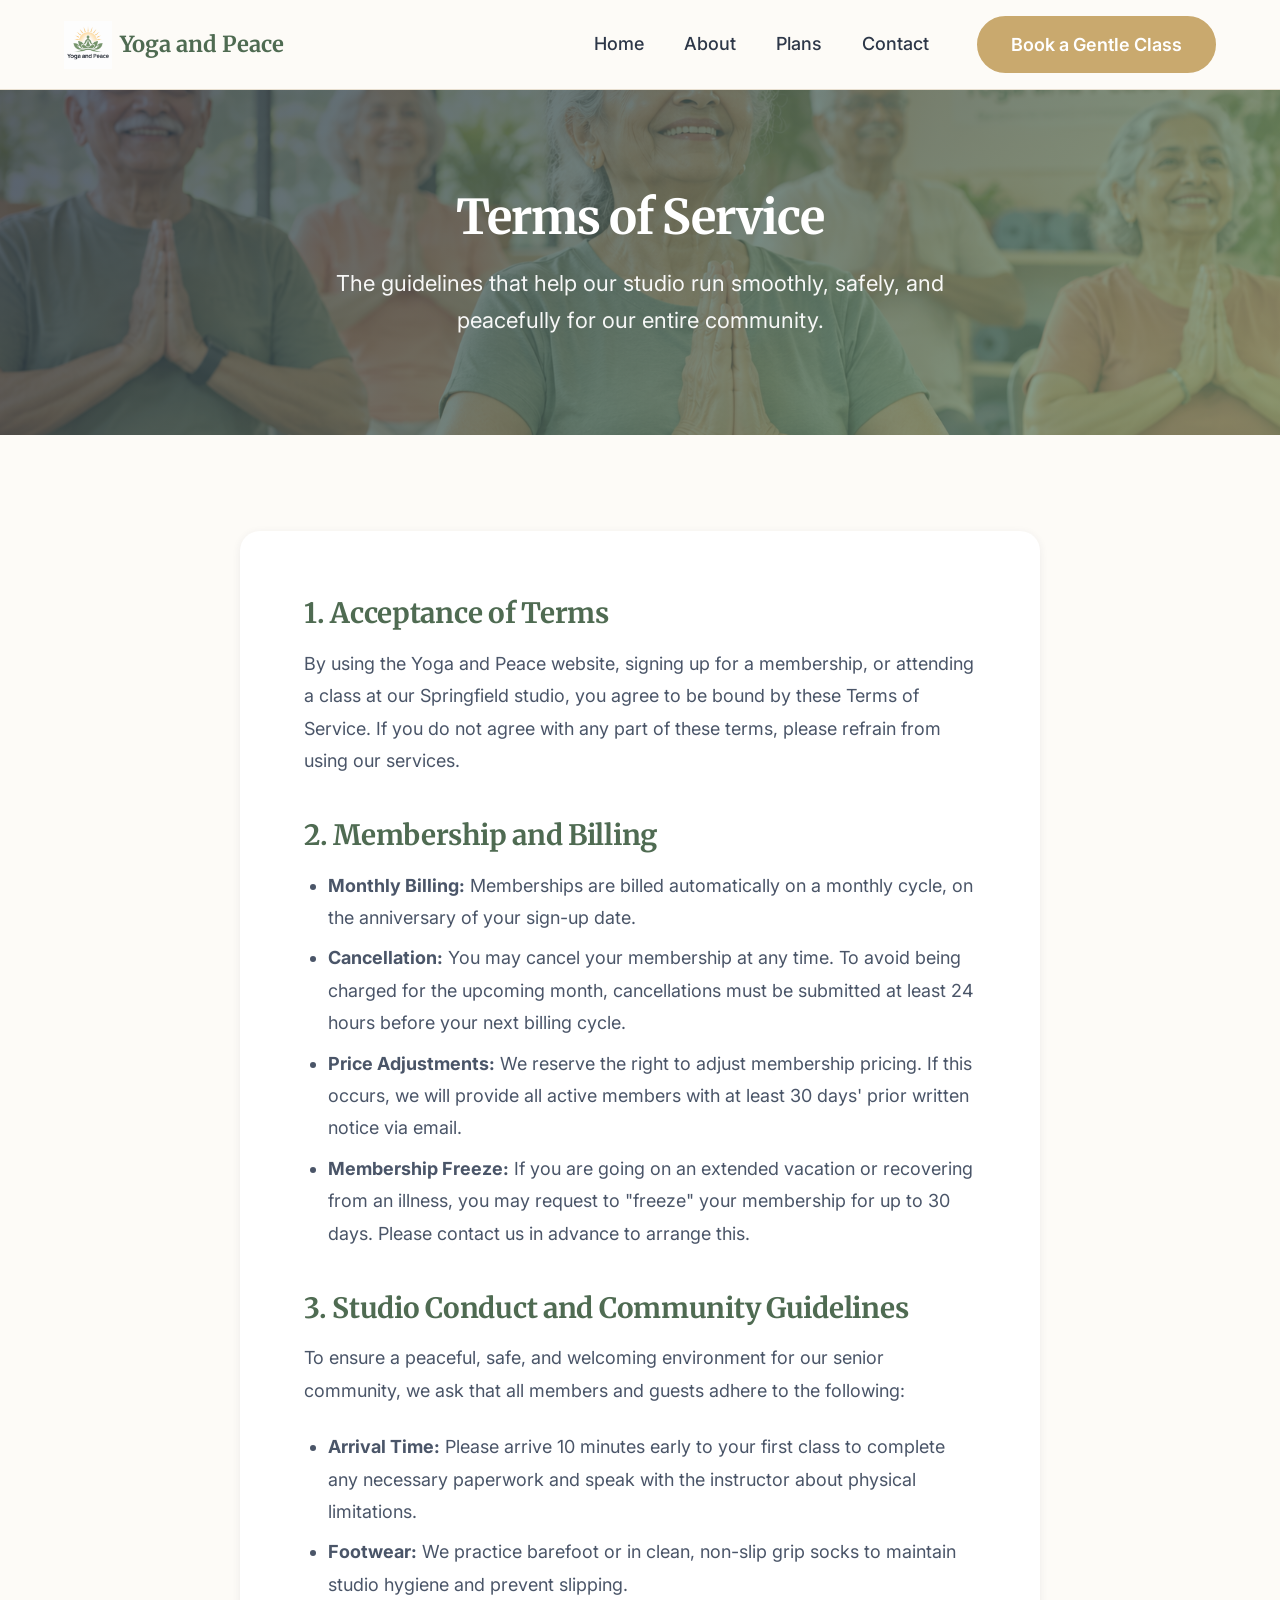
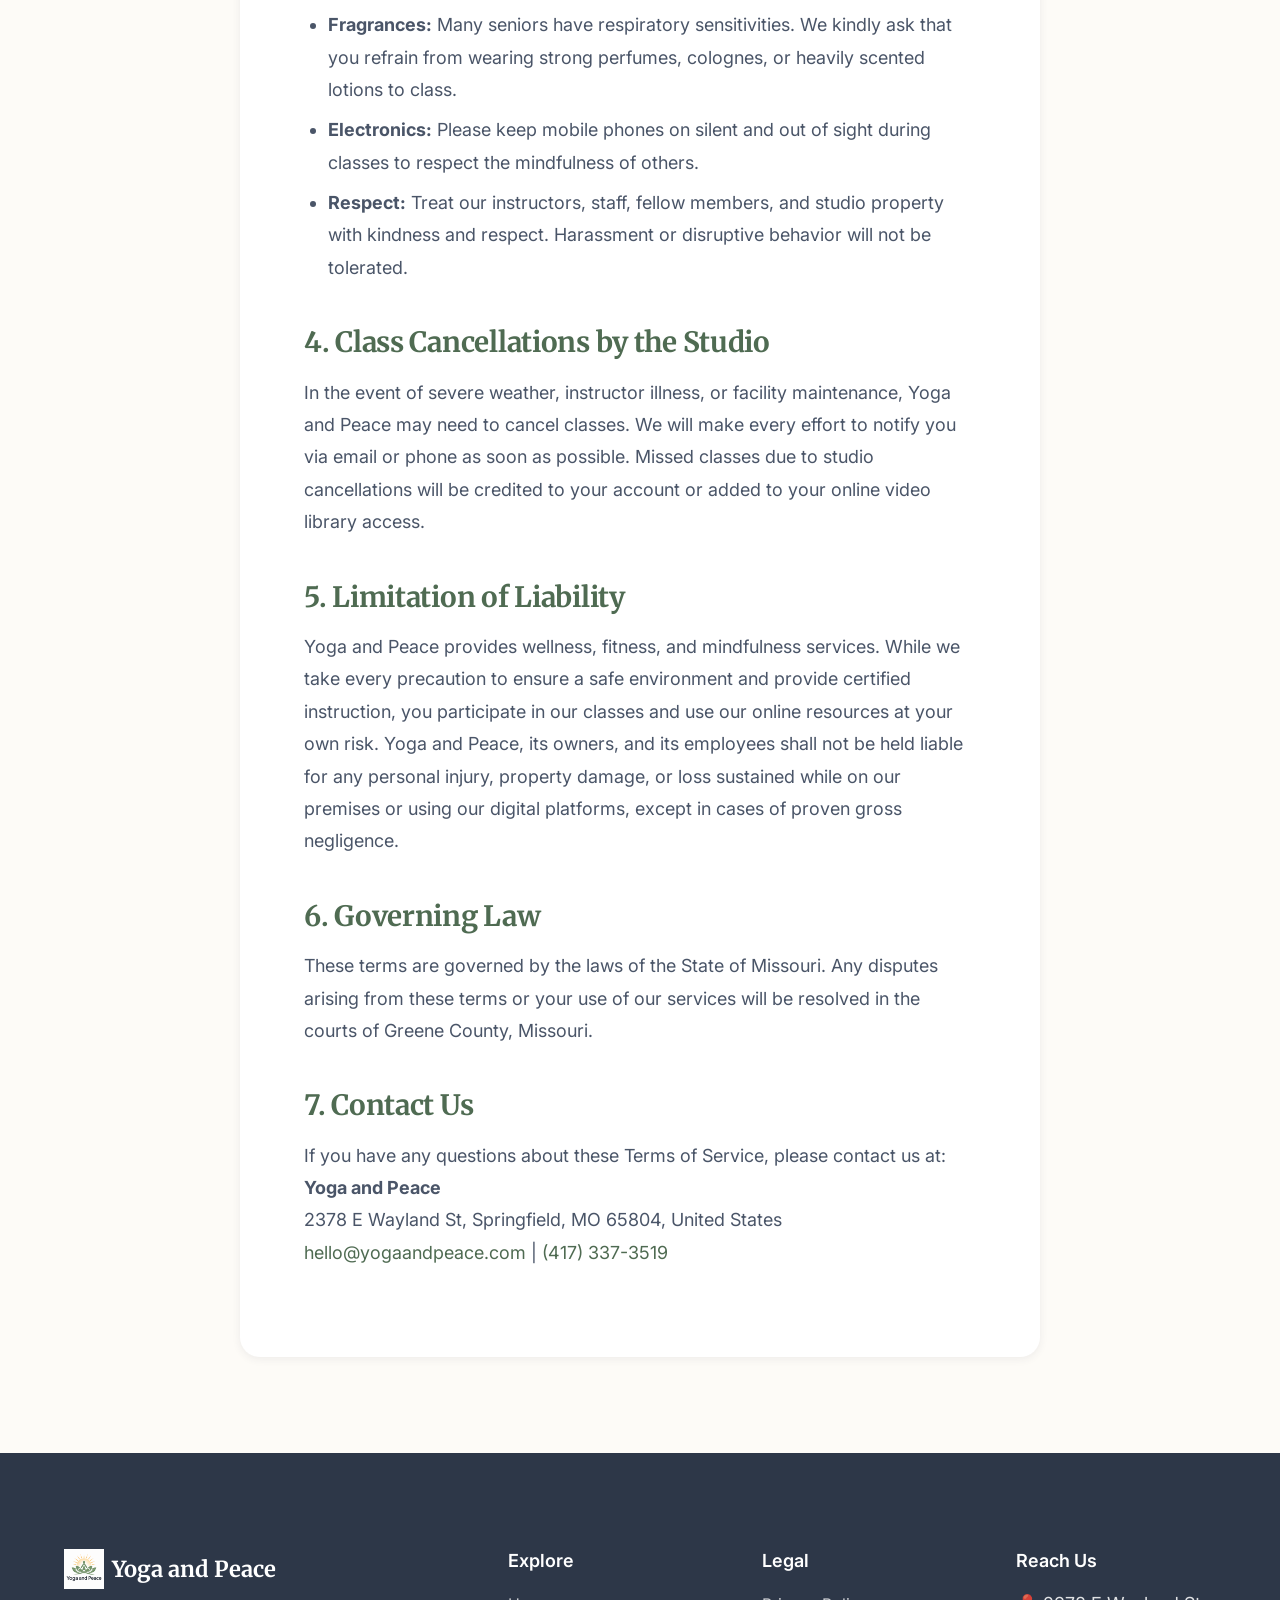
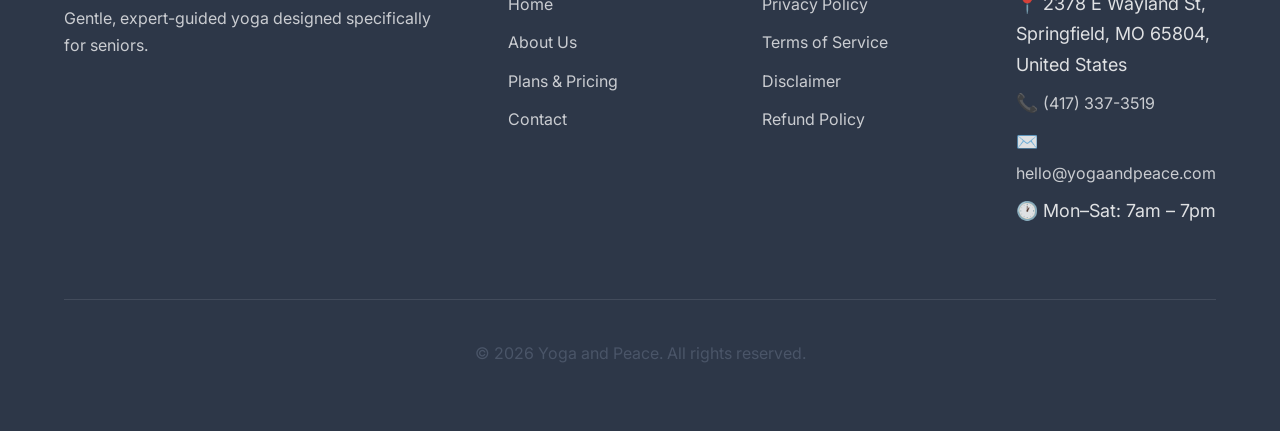
<file: terms.html>
<!DOCTYPE html>
<html lang="en">
<head>
  <meta charset="UTF-8">
  <meta name="viewport" content="width=device-width, initial-scale=1.0">
  <meta name="description" content="Terms of Service for Yoga and Peace. The guidelines that help our studio run smoothly and safely for everyone.">
  <title>Terms of Service | Yoga and Peace</title>
  
  <script async src="https://www.googletagmanager.com/gtm.js?id=GTM-M85PHFWJ"></script>
  <script>
    window.dataLayer = window.dataLayer || [];
    function gtag(){dataLayer.push(arguments);}
    gtag('js', new Date());
  </script>
  <script type="text/javascript">
    (function(c,l,a,r,i,t,y){
        c[a]=c[a]||function(){(c[a].q=c[a].q||[]).push(arguments)};
        t=l.createElement(r);t.async=1;t.src="https://www.clarity.ms/tag/"+i;
        y=l.getElementsByTagName(r)[0];y.parentNode.insertBefore(t,y);
    })(window, document, "clarity", "script", "zkko648yzq");
</script>

  <link rel="preconnect" href="https://fonts.googleapis.com">
  <link rel="preconnect" href="https://fonts.gstatic.com" crossorigin>
  <link href="https://fonts.googleapis.com/css2?family=Inter:wght@400;500;600;700&family=Merriweather:wght@400;700;900&display=swap" rel="stylesheet">
  <link rel="stylesheet" href="css/style.css">
  <link rel="stylesheet" href="css/components.css">
</head>
<body>
  <header class="header">
    <div class="container header-inner">
      <a href="index.html" class="logo"><img src="images/logo-main.png" alt="Yoga and Peace Logo" width="48" height="48"><span>Yoga and Peace</span></a>
      <button class="menu-toggle" aria-label="Toggle navigation menu"><svg viewBox="0 0 24 24" fill="none" stroke="currentColor" stroke-width="2"><line x1="3" y1="6" x2="21" y2="6"></line><line x1="3" y1="12" x2="21" y2="12"></line><line x1="3" y1="18" x2="21" y2="18"></line></svg></button>
      <nav class="nav"><ul class="nav-list"><li><a href="index.html">Home</a></li><li><a href="about.html">About</a></li><li><a href="plans.html">Plans</a></li><li><a href="contact.html">Contact</a></li></ul><a href="plans.html" class="btn btn-primary nav-cta">Book a Gentle Class</a></nav>
    </div>
  </header>

  <main>
    <section class="page-banner"><div class="container"><h1>Terms of Service</h1><p>The guidelines that help our studio run smoothly, safely, and peacefully for our entire community.</p></div></section>

    <section class="section">
      <div class="container">
        <div class="legal-content">
          
          <h2>1. Acceptance of Terms</h2>
          <p>By using the Yoga and Peace website, signing up for a membership, or attending a class at our Springfield studio, you agree to be bound by these Terms of Service. If you do not agree with any part of these terms, please refrain from using our services.</p>

          <h2>2. Membership and Billing</h2>
          <ul>
            <li><strong>Monthly Billing:</strong> Memberships are billed automatically on a monthly cycle, on the anniversary of your sign-up date.</li>
            <li><strong>Cancellation:</strong> You may cancel your membership at any time. To avoid being charged for the upcoming month, cancellations must be submitted at least 24 hours before your next billing cycle.</li>
            <li><strong>Price Adjustments:</strong> We reserve the right to adjust membership pricing. If this occurs, we will provide all active members with at least 30 days' prior written notice via email.</li>
            <li><strong>Membership Freeze:</strong> If you are going on an extended vacation or recovering from an illness, you may request to "freeze" your membership for up to 30 days. Please contact us in advance to arrange this.</li>
          </ul>

          <h2>3. Studio Conduct and Community Guidelines</h2>
          <p>To ensure a peaceful, safe, and welcoming environment for our senior community, we ask that all members and guests adhere to the following:</p>
          <ul>
            <li><strong>Arrival Time:</strong> Please arrive 10 minutes early to your first class to complete any necessary paperwork and speak with the instructor about physical limitations.</li>
            <li><strong>Footwear:</strong> We practice barefoot or in clean, non-slip grip socks to maintain studio hygiene and prevent slipping.</li>
            <li><strong>Fragrances:</strong> Many seniors have respiratory sensitivities. We kindly ask that you refrain from wearing strong perfumes, colognes, or heavily scented lotions to class.</li>
            <li><strong>Electronics:</strong> Please keep mobile phones on silent and out of sight during classes to respect the mindfulness of others.</li>
            <li><strong>Respect:</strong> Treat our instructors, staff, fellow members, and studio property with kindness and respect. Harassment or disruptive behavior will not be tolerated.</li>
          </ul>

          <h2>4. Class Cancellations by the Studio</h2>
          <p>In the event of severe weather, instructor illness, or facility maintenance, Yoga and Peace may need to cancel classes. We will make every effort to notify you via email or phone as soon as possible. Missed classes due to studio cancellations will be credited to your account or added to your online video library access.</p>

          <h2>5. Limitation of Liability</h2>
          <p>Yoga and Peace provides wellness, fitness, and mindfulness services. While we take every precaution to ensure a safe environment and provide certified instruction, you participate in our classes and use our online resources at your own risk. Yoga and Peace, its owners, and its employees shall not be held liable for any personal injury, property damage, or loss sustained while on our premises or using our digital platforms, except in cases of proven gross negligence.</p>

          <h2>6. Governing Law</h2>
          <p>These terms are governed by the laws of the State of Missouri. Any disputes arising from these terms or your use of our services will be resolved in the courts of Greene County, Missouri.</p>

          <h2>7. Contact Us</h2>
          <p>If you have any questions about these Terms of Service, please contact us at:<br>
          <strong>Yoga and Peace</strong><br>
          2378 E Wayland St, Springfield, MO 65804, United States<br>
          <a href="mailto:hello@yogaandpeace.com">hello@yogaandpeace.com</a> | <a href="tel:+14173373519">(417) 337-3519</a></p>
        </div>
      </div>
    </section>
  </main>

  <footer class="footer">
    <div class="container">
      <div class="footer-grid">
        <div><div class="footer-brand"><img src="images/logo-main.png" alt="Logo" width="40" height="40"><span>Yoga and Peace</span></div><p class="footer-about">Gentle, expert-guided yoga designed specifically for seniors.</p></div>
        <div><h4>Explore</h4><ul class="footer-links"><li><a href="index.html">Home</a></li><li><a href="about.html">About Us</a></li><li><a href="plans.html">Plans & Pricing</a></li><li><a href="contact.html">Contact</a></li></ul></div>
        <div><h4>Legal</h4><ul class="footer-links"><li><a href="privacy.html">Privacy Policy</a></li><li><a href="terms.html">Terms of Service</a></li><li><a href="disclaimer.html">Disclaimer</a></li><li><a href="refund.html">Refund Policy</a></li></ul></div>
        <div><h4>Reach Us</h4><ul class="footer-links"><li>📍 2378 E Wayland St, Springfield, MO 65804, United States</li><li>📞 <a href="tel:+14173373519">(417) 337-3519</a></li><li>✉️ <a href="mailto:hello@yogaandpeace.com">hello@yogaandpeace.com</a></li><li>🕐 Mon–Sat: 7am – 7pm</li></ul></div>
      </div>
      <div class="footer-bottom"><p>&copy; 2026 Yoga and Peace. All rights reserved.</p></div>
    </div>
  </footer>
  <script src="js/main.js" defer></script>
</body>
</html>
</file>
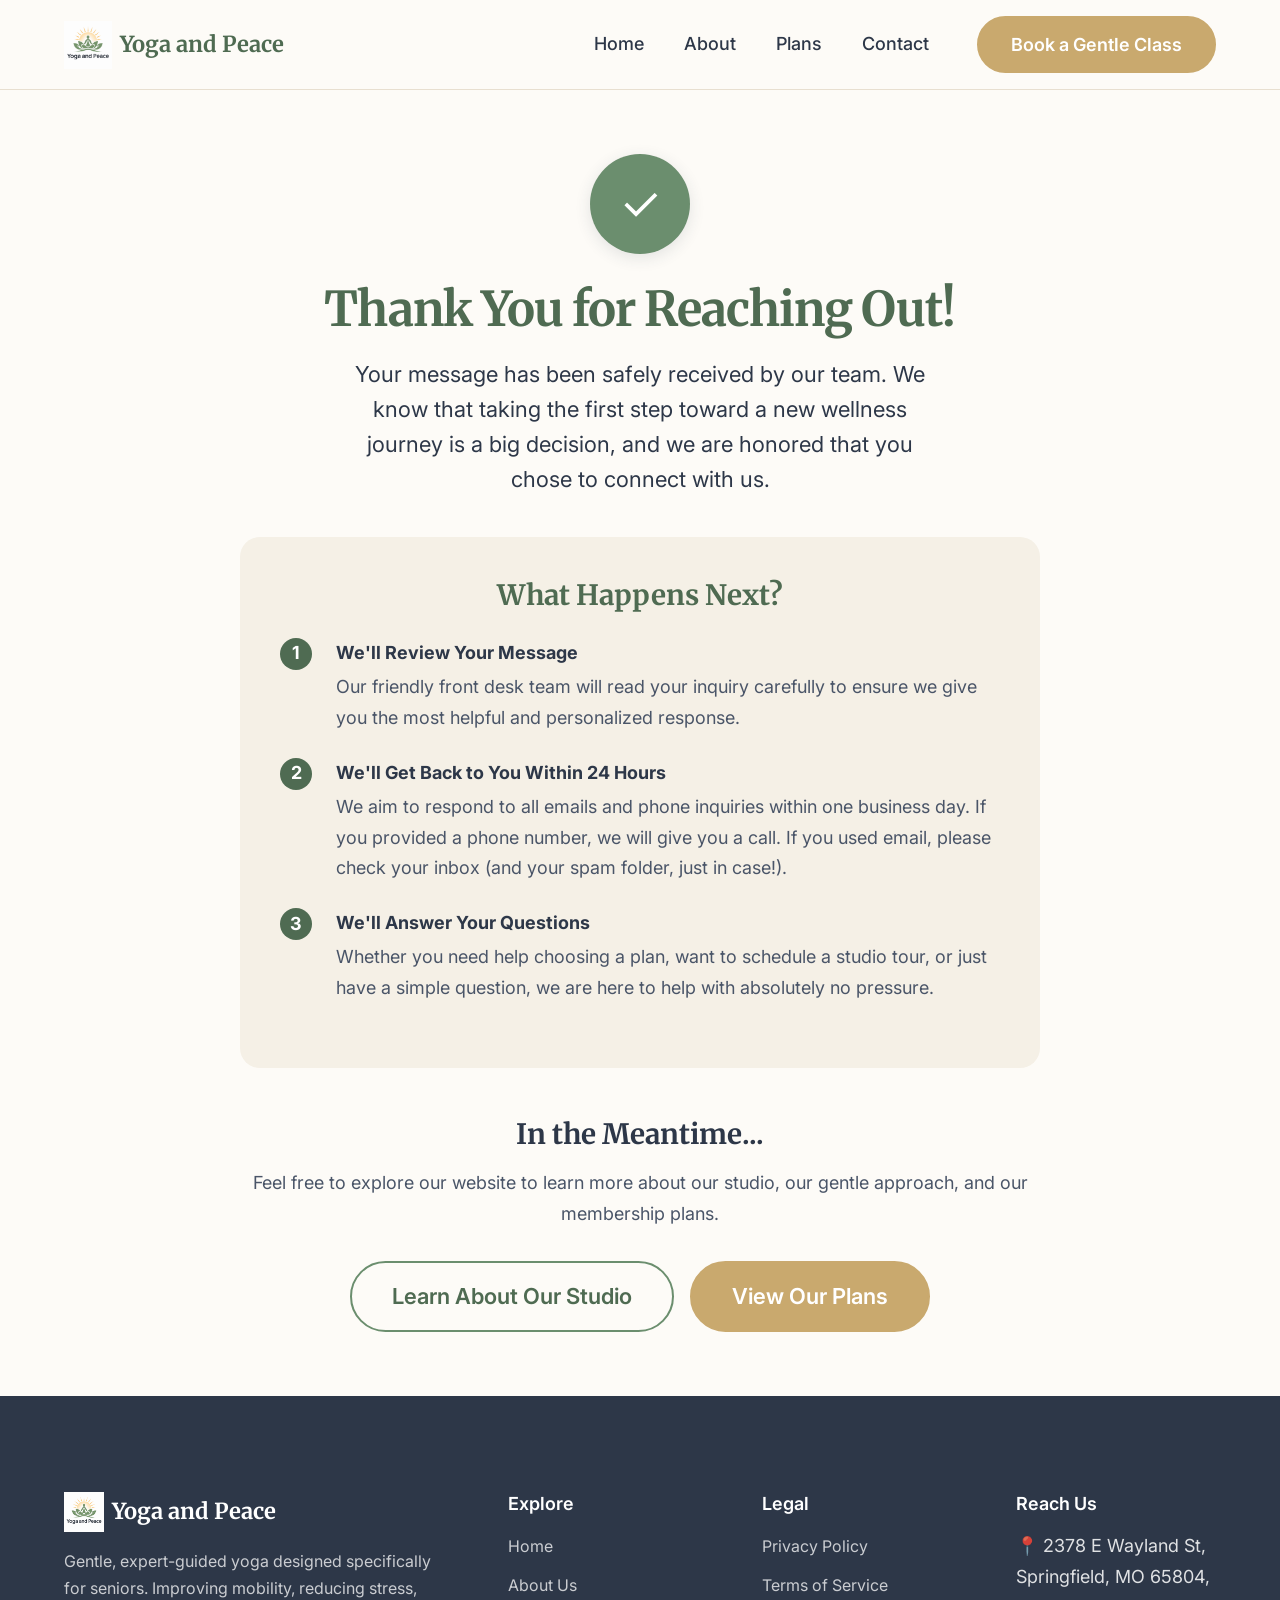
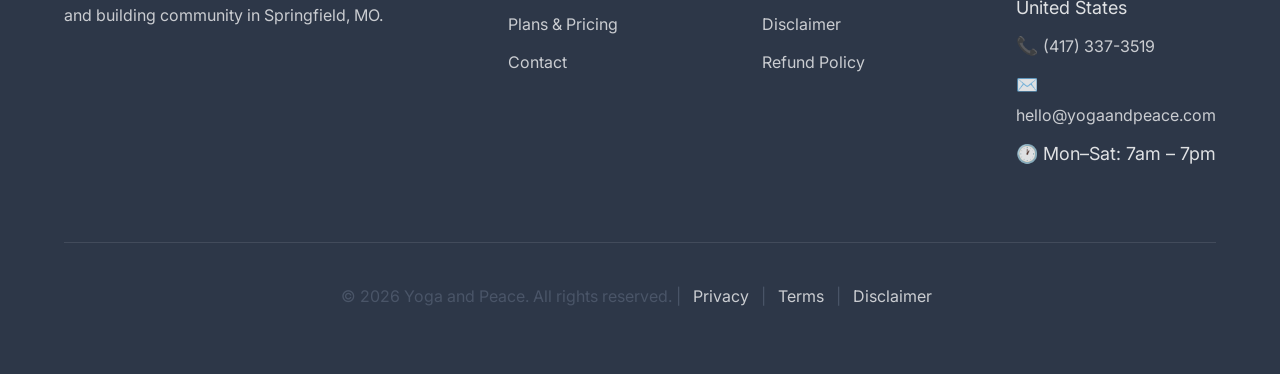
<file: thank-you.html>
<!DOCTYPE html>
<html lang="en">
<head>
  <meta charset="UTF-8">
  <meta name="viewport" content="width=device-width, initial-scale=1.0">
  <meta name="description" content="Thank you for contacting Yoga and Peace. We have received your message and will get back to you shortly.">
  <title>Thank You | Yoga and Peace — Gentle Yoga for Seniors</title>
  
  <!-- Google Tag Manager / Analytics -->
  <script async src="https://www.googletagmanager.com/gtm.js?id=GTM-M85PHFWJ"></script>
  <script>
    window.dataLayer = window.dataLayer || [];
    function gtag(){dataLayer.push(arguments);}
    gtag('js', new Date());
  </script>
  <script type="text/javascript">
    (function(c,l,a,r,i,t,y){
        c[a]=c[a]||function(){(c[a].q=c[a].q||[]).push(arguments)};
        t=l.createElement(r);t.async=1;t.src="https://www.clarity.ms/tag/"+i;
        y=l.getElementsByTagName(r)[0];y.parentNode.insertBefore(t,y);
    })(window, document, "clarity", "script", "zkko648yzq");
</script>

  <!-- Event snippet for Submit lead form conversion page -->
<script>
  gtag('event', 'conversion', {
      'send_to': 'AW-18586197210/eOzBCOy38r8dENq5y55F',
      'value': 1.0,
      'currency': 'INR'
  });
</script>

  <!-- Preload critical fonts for fast loading -->
  <link rel="preconnect" href="https://fonts.googleapis.com">
  <link rel="preconnect" href="https://fonts.gstatic.com" crossorigin>
  <link href="https://fonts.googleapis.com/css2?family=Inter:wght@400;500;600;700&family=Merriweather:wght@400;700;900&display=swap" rel="stylesheet">
  
  <!-- Stylesheets -->
  <link rel="stylesheet" href="css/style.css">
  <link rel="stylesheet" href="css/components.css">
  
  <style>
    /* Specific styles for the Thank You page */
    .success-icon {
      width: 100px;
      height: 100px;
      background-color: var(--color-sage);
      color: var(--color-white);
      border-radius: 50%;
      display: flex;
      align-items: center;
      justify-content: center;
      font-size: 3rem;
      margin: 0 auto var(--space-md);
      box-shadow: var(--shadow-md);
    }
    .thank-you-content {
      max-width: 800px;
      margin: 0 auto;
      text-align: center;
    }
    .next-steps {
      background-color: var(--color-sand);
      border-radius: var(--border-radius-lg);
      padding: var(--space-lg);
      margin-top: var(--space-lg);
      text-align: left;
    }
    .next-steps h3 {
      color: var(--color-sage-dark);
      margin-bottom: var(--space-md);
      text-align: center;
    }
    .step-item {
      display: flex;
      gap: var(--space-md);
      margin-bottom: var(--space-md);
      align-items: flex-start;
    }
    .step-number {
      background-color: var(--color-sage-dark);
      color: var(--color-white);
      width: 32px;
      height: 32px;
      border-radius: 50%;
      display: flex;
      align-items: center;
      justify-content: center;
      font-weight: bold;
      flex-shrink: 0;
    }
  </style>
</head>
<body>

  <!-- ========== HEADER ========== -->
  <header class="header">
    <div class="container header-inner">
      <a href="index.html" class="logo" aria-label="Yoga and Peace Home">
        <img src="images/logo-main.png" alt="Yoga and Peace Logo" width="48" height="48">
        <span>Yoga and Peace</span>
      </a>
      
      <button class="menu-toggle" aria-label="Toggle navigation menu" aria-expanded="false">
        <svg viewBox="0 0 24 24" fill="none" stroke="currentColor" stroke-width="2" stroke-linecap="round" stroke-linejoin="round">
          <line x1="3" y1="6" x2="21" y2="6"></line>
          <line x1="3" y1="12" x2="21" y2="12"></line>
          <line x1="3" y1="18" x2="21" y2="18"></line>
        </svg>
      </button>
      
      <nav class="nav" aria-label="Main navigation">
        <ul class="nav-list">
          <li><a href="index.html">Home</a></li>
          <li><a href="about.html">About</a></li>
          <li><a href="plans.html">Plans</a></li>
          <li><a href="contact.html">Contact</a></li>
        </ul>
        <a href="plans.html" class="btn btn-primary nav-cta">Book a Gentle Class</a>
      </nav>
    </div>
  </header>

  <main>
    <!-- ========== SUCCESS MESSAGE ========== -->
    <section class="section" style="padding-top: 4rem; padding-bottom: 4rem;">
      <div class="container">
        <div class="thank-you-content">
          
          <div class="success-icon" aria-hidden="true">✓</div>
          
          <h1 style="color: var(--color-sage-dark); margin-bottom: 1rem;">Thank You for Reaching Out!</h1>
          
          <p class="lead" style="max-width: 600px; margin: 0 auto 2rem;">
            Your message has been safely received by our team. We know that taking the first step toward a new wellness journey is a big decision, and we are honored that you chose to connect with us.
          </p>

          <!-- What Happens Next -->
          <div class="next-steps">
            <h3>What Happens Next?</h3>
            
            <div class="step-item">
              <div class="step-number">1</div>
              <div>
                <strong style="color: var(--color-charcoal);">We'll Review Your Message</strong>
                <p style="margin: 0.25rem 0 0;">Our friendly front desk team will read your inquiry carefully to ensure we give you the most helpful and personalized response.</p>
              </div>
            </div>

            <div class="step-item">
              <div class="step-number">2</div>
              <div>
                <strong style="color: var(--color-charcoal);">We'll Get Back to You Within 24 Hours</strong>
                <p style="margin: 0.25rem 0 0;">We aim to respond to all emails and phone inquiries within one business day. If you provided a phone number, we will give you a call. If you used email, please check your inbox (and your spam folder, just in case!).</p>
              </div>
            </div>

            <div class="step-item">
              <div class="step-number">3</div>
              <div>
                <strong style="color: var(--color-charcoal);">We'll Answer Your Questions</strong>
                <p style="margin: 0.25rem 0 0;">Whether you need help choosing a plan, want to schedule a studio tour, or just have a simple question, we are here to help with absolutely no pressure.</p>
              </div>
            </div>
          </div>

          <!-- Explore While You Wait -->
          <div style="margin-top: 3rem;">
            <h3 style="color: var(--color-charcoal); margin-bottom: 1rem;">In the Meantime...</h3>
            <p style="margin-bottom: 2rem;">Feel free to explore our website to learn more about our studio, our gentle approach, and our membership plans.</p>
            <div class="hero-buttons" style="justify-content: center;">
              <a href="about.html" class="btn btn-outline btn-lg">Learn About Our Studio</a>
              <a href="plans.html" class="btn btn-primary btn-lg">View Our Plans</a>
            </div>
          </div>

        </div>
      </div>
    </section>
  </main>

  <!-- ========== FOOTER ========== -->
  <footer class="footer">
    <div class="container">
      <div class="footer-grid">
        <div>
          <div class="footer-brand">
            <img src="images/logo-main.png" alt="Yoga and Peace Logo" width="40" height="40">
            <span>Yoga and Peace</span>
          </div>
          <p class="footer-about">Gentle, expert-guided yoga designed specifically for seniors. Improving mobility, reducing stress, and building community in Springfield, MO.</p>
        </div>
        
        <div>
          <h4>Explore</h4>
          <ul class="footer-links">
            <li><a href="index.html">Home</a></li>
            <li><a href="about.html">About Us</a></li>
            <li><a href="plans.html">Plans & Pricing</a></li>
            <li><a href="contact.html">Contact</a></li>
          </ul>
        </div>
        
        <div>
          <h4>Legal</h4>
          <ul class="footer-links">
            <li><a href="privacy.html">Privacy Policy</a></li>
            <li><a href="terms.html">Terms of Service</a></li>
            <li><a href="disclaimer.html">Disclaimer</a></li>
            <li><a href="refund.html">Refund Policy</a></li>
          </ul>
        </div>
        
        <div>
          <h4>Reach Us</h4>
          <ul class="footer-links">
            <li>📍 2378 E Wayland St, Springfield, MO 65804, United States</li>
            <li>📞 <a href="tel:+14173373519">(417) 337-3519</a></li>
            <li>✉️ <a href="mailto:hello@yogaandpeace.com">hello@yogaandpeace.com</a></li>
            <li>🕐 Mon–Sat: 7am – 7pm</li>
          </ul>
        </div>
      </div>
      
      <div class="footer-bottom">
        <p>&copy; 2026 Yoga and Peace. All rights reserved. | 
          <a href="privacy.html">Privacy</a> | 
          <a href="terms.html">Terms</a> | 
          <a href="disclaimer.html">Disclaimer</a>
        </p>
      </div>
    </div>
  </footer>

  <!-- JavaScript -->
  <script src="js/main.js" defer></script>
</body>
</html>
</file>
<file: css/style.css>
/* ============================================
   YOGA AND PEACE — Global Styles
   Designed for seniors (55+): large text, 
   high contrast, calm colors, easy navigation
   ============================================ */

/* ---------- CSS Variables (Design Tokens) ---------- */
:root {
  /* Brand Colors — calming, high-contrast, easy on aging eyes */
  --color-sage: #6B8E6E;
  --color-sage-dark: #4F6B52;
  --color-sage-light: #A8C5AB;
  --color-sand: #F5F0E6;
  --color-sand-dark: #E8DFD0;
  --color-charcoal: #2D3748;
  --color-charcoal-light: #4A5568;
  --color-white: #FFFFFF;
  --color-cream: #FDFBF7;
  --color-accent: #C9A96E; /* warm gold for CTAs */
  --color-accent-dark: #A8894F;
  
  /* Typography — large base for seniors */
  --font-heading: 'Merriweather', Georgia, serif;
  --font-body: 'Inter', -apple-system, BlinkMacSystemFont, sans-serif;
  --font-size-base: 18px;
  --font-size-small: 16px;
  --font-size-large: 22px;
  --font-size-xl: 28px;
  --font-size-2xl: 36px;
  --font-size-3xl: 48px;
  
  /* Spacing */
  --space-xs: 0.5rem;
  --space-sm: 1rem;
  --space-md: 1.5rem;
  --space-lg: 2.5rem;
  --space-xl: 4rem;
  --space-2xl: 6rem;
  
  /* Layout */
  --max-width: 1200px;
  --border-radius: 12px;
  --border-radius-lg: 20px;
  --shadow-sm: 0 2px 8px rgba(45, 55, 72, 0.08);
  --shadow-md: 0 4px 16px rgba(45, 55, 72, 0.12);
  --shadow-lg: 0 8px 32px rgba(45, 55, 72, 0.16);
  
  /* Transitions */
  --transition-fast: 0.2s ease;
  --transition-smooth: 0.3s ease;
}

/* ---------- Reset & Base ---------- */
*,
*::before,
*::after {
  box-sizing: border-box;
  margin: 0;
  padding: 0;
}

html {
  scroll-behavior: smooth;
  font-size: 100%;
}

body {
  font-family: var(--font-body);
  font-size: var(--font-size-base);
  line-height: 1.7;
  color: var(--color-charcoal);
  background-color: var(--color-cream);
  -webkit-font-smoothing: antialiased;
  -moz-osx-font-smoothing: grayscale;
}

img {
  max-width: 100%;
  height: auto;
  display: block;
}

a {
  color: var(--color-sage-dark);
  text-decoration: none;
  transition: color var(--transition-fast);
}

a:hover,
a:focus {
  color: var(--color-accent-dark);
}

/* Focus states for accessibility */
a:focus-visible,
button:focus-visible,
input:focus-visible,
textarea:focus-visible {
  outline: 3px solid var(--color-sage);
  outline-offset: 3px;
}

/* ---------- Typography ---------- */
h1, h2, h3, h4, h5, h6 {
  font-family: var(--font-heading);
  font-weight: 700;
  line-height: 1.3;
  color: var(--color-charcoal);
  margin-bottom: var(--space-sm);
}

h1 {
  font-size: var(--font-size-3xl);
  letter-spacing: -0.02em;
}

h2 {
  font-size: var(--font-size-2xl);
  letter-spacing: -0.01em;
}

h3 {
  font-size: var(--font-size-xl);
}

h4 {
  font-size: var(--font-size-large);
}

p {
  margin-bottom: var(--space-md);
  color: var(--color-charcoal-light);
}

.lead {
  font-size: var(--font-size-large);
  color: var(--color-charcoal);
  line-height: 1.6;
}

.text-center { text-align: center; }
.text-sage { color: var(--color-sage-dark); }

/* ---------- Layout Utilities ---------- */
.container {
  width: 100%;
  max-width: var(--max-width);
  margin: 0 auto;
  padding: 0 var(--space-md);
}

.section {
  padding: var(--space-2xl) 0;
}

.section-sm {
  padding: var(--space-xl) 0;
}

.section-alt {
  background-color: var(--color-sand);
}

.section-title {
  text-align: center;
  margin-bottom: var(--space-lg);
}

.section-title h2 {
  margin-bottom: var(--space-xs);
}

.section-title p {
  max-width: 700px;
  margin: 0 auto;
  font-size: var(--font-size-large);
}

/* ---------- Header / Navigation ---------- */
.header {
  position: sticky;
  top: 0;
  z-index: 1000;
  background-color: rgba(253, 251, 247, 0.98);
  backdrop-filter: blur(10px);
  border-bottom: 1px solid var(--color-sand-dark);
  padding: var(--space-sm) 0;
}

.header-inner {
  display: flex;
  align-items: center;
  justify-content: space-between;
  gap: var(--space-md);
}

.logo {
  display: flex;
  align-items: center;
  gap: var(--space-xs);
  font-family: var(--font-heading);
  font-size: var(--font-size-large);
  font-weight: 700;
  color: var(--color-sage-dark);
  flex-shrink: 0;
}

.logo img {
  width: 48px;
  height: 48px;
  object-fit: contain;
}

.nav {
  display: flex;
  align-items: center;
  gap: var(--space-md);
}

.nav-list {
  display: flex;
  list-style: none;
  gap: var(--space-md);
  margin: 0;
  padding: 0;
}

.nav-list a {
  font-size: var(--font-size-base);
  font-weight: 500;
  color: var(--color-charcoal);
  padding: var(--space-xs) var(--space-xs);
  border-radius: 6px;
  transition: all var(--transition-fast);
}

.nav-list a:hover,
.nav-list a:focus {
  color: var(--color-sage-dark);
  background-color: var(--color-sand);
}

.nav-cta {
  margin-left: var(--space-sm);
}

/* Mobile menu toggle */
.menu-toggle {
  display: none;
  background: none;
  border: none;
  cursor: pointer;
  padding: var(--space-xs);
  color: var(--color-charcoal);
}

.menu-toggle svg {
  width: 32px;
  height: 32px;
}

/* ---------- Hero Section ---------- */
.hero {
  position: relative;
  min-height: 85vh;
  display: flex;
  align-items: center;
  justify-content: center;
  text-align: center;
  color: var(--color-white);
  overflow: hidden;
  padding: var(--space-2xl) var(--space-md);
}

.hero::before {
  content: '';
  position: absolute;
  inset: 0;
  background-image: url('../images/hero-senior-yoga.png');
  background-size: cover;
  background-position: center;
  background-repeat: no-repeat;
  z-index: -2;
}

.hero::after {
  content: '';
  position: absolute;
  inset: 0;
  background: linear-gradient(
    135deg,
    rgba(45, 55, 72, 0.75) 0%,
    rgba(107, 142, 110, 0.65) 100%
  );
  z-index: -1;
}

.hero-content {
  max-width: 800px;
  position: relative;
  z-index: 1;
}

.hero h1 {
  color: var(--color-white);
  font-size: clamp(2rem, 5vw, 3.5rem);
  margin-bottom: var(--space-md);
  text-shadow: 0 2px 8px rgba(0, 0, 0, 0.3);
}

.hero .lead {
  color: rgba(255, 255, 255, 0.95);
  font-size: clamp(1.1rem, 2.5vw, 1.4rem);
  margin-bottom: var(--space-lg);
  text-shadow: 0 1px 4px rgba(0, 0, 0, 0.3);
}

.hero-buttons {
  display: flex;
  gap: var(--space-sm);
  justify-content: center;
  flex-wrap: wrap;
}

/* ---------- Welcome / Intro Section ---------- */
.welcome {
  background-color: var(--color-cream);
}

.welcome-grid {
  display: grid;
  grid-template-columns: 1fr 1fr;
  gap: var(--space-xl);
  align-items: center;
}

.welcome-image {
  border-radius: var(--border-radius-lg);
  overflow: hidden;
  box-shadow: var(--shadow-lg);
}

.welcome-image img {
  width: 100%;
  height: 100%;
  object-fit: cover;
  aspect-ratio: 4 / 3;
}

.welcome-text h2 {
  color: var(--color-sage-dark);
  margin-bottom: var(--space-md);
}

.welcome-text p {
  font-size: var(--font-size-base);
  margin-bottom: var(--space-md);
}

/* ---------- Benefits / Why Choose Us ---------- */
.benefits-grid {
  display: grid;
  grid-template-columns: repeat(auto-fit, minmax(260px, 1fr));
  gap: var(--space-lg);
  margin-top: var(--space-lg);
}

.benefit-card {
  background: var(--color-white);
  padding: var(--space-lg);
  border-radius: var(--border-radius-lg);
  box-shadow: var(--shadow-sm);
  text-align: center;
  transition: transform var(--transition-smooth), box-shadow var(--transition-smooth);
  border: 1px solid var(--color-sand-dark);
}

.benefit-card:hover {
  transform: translateY(-4px);
  box-shadow: var(--shadow-md);
}

.benefit-icon {
  font-size: 3rem;
  margin-bottom: var(--space-sm);
  display: block;
}

.benefit-card h3 {
  color: var(--color-sage-dark);
  margin-bottom: var(--space-xs);
  font-size: var(--font-size-large);
}

.benefit-card p {
  font-size: var(--font-size-base);
  margin: 0;
}

/* ---------- Gallery / Moments of Serenity ---------- */
.gallery-grid {
  display: grid;
  grid-template-columns: repeat(auto-fit, minmax(300px, 1fr));
  gap: var(--space-md);
  margin-top: var(--space-lg);
}

.gallery-item {
  position: relative;
  border-radius: var(--border-radius-lg);
  overflow: hidden;
  box-shadow: var(--shadow-md);
  aspect-ratio: 4 / 3;
}

.gallery-item img {
  width: 100%;
  height: 100%;
  object-fit: cover;
  transition: transform var(--transition-smooth);
}

.gallery-item:hover img {
  transform: scale(1.05);
}

.gallery-caption {
  position: absolute;
  bottom: 0;
  left: 0;
  right: 0;
  padding: var(--space-md);
  background: linear-gradient(transparent, rgba(45, 55, 72, 0.85));
  color: var(--color-white);
  font-weight: 500;
}

/* ---------- Testimonials ---------- */
.testimonials-grid {
  display: grid;
  grid-template-columns: repeat(auto-fit, minmax(300px, 1fr));
  gap: var(--space-lg);
  margin-top: var(--space-lg);
}

.testimonial-card {
  background: var(--color-white);
  padding: var(--space-lg);
  border-radius: var(--border-radius-lg);
  box-shadow: var(--shadow-sm);
  border-left: 4px solid var(--color-sage);
  display: flex;
  flex-direction: column;
}

.testimonial-quote {
  font-style: italic;
  font-size: var(--font-size-base);
  color: var(--color-charcoal);
  margin-bottom: var(--space-md);
  flex-grow: 1;
  position: relative;
  padding-left: var(--space-md);
}

.testimonial-quote::before {
  content: '"';
  position: absolute;
  left: 0;
  top: -0.5rem;
  font-size: 3rem;
  color: var(--color-sage-light);
  font-family: Georgia, serif;
  line-height: 1;
}

.testimonial-author {
  display: flex;
  align-items: center;
  gap: var(--space-sm);
  padding-top: var(--space-sm);
  border-top: 1px solid var(--color-sand-dark);
}

.testimonial-avatar {
  width: 56px;
  height: 56px;
  border-radius: 50%;
  object-fit: cover;
  flex-shrink: 0;
  border: 2px solid var(--color-sage-light);
}

.testimonial-avatar.initials {
  background: linear-gradient(135deg, var(--color-sage), var(--color-sage-dark));
  color: var(--color-white);
  display: flex;
  align-items: center;
  justify-content: center;
  font-family: var(--font-heading);
  font-size: var(--font-size-large);
  font-weight: 700;
}

.testimonial-info strong {
  display: block;
  color: var(--color-charcoal);
  font-size: var(--font-size-base);
}

.testimonial-info span {
  color: var(--color-charcoal-light);
  font-size: var(--font-size-small);
}

/* ---------- Pricing Teaser ---------- */
.pricing-teaser {
  background: linear-gradient(135deg, var(--color-sage) 0%, var(--color-sage-dark) 100%);
  color: var(--color-white);
  text-align: center;
}

.pricing-teaser h2 {
  color: var(--color-white);
}

.pricing-teaser p {
  color: rgba(255, 255, 255, 0.95);
  max-width: 700px;
  margin: 0 auto var(--space-lg);
  font-size: var(--font-size-large);
}

/* ---------- CTA Section ---------- */
.cta-section {
  text-align: center;
  background-color: var(--color-sand);
}

.cta-section h2 {
  margin-bottom: var(--space-sm);
}

.cta-section p {
  max-width: 600px;
  margin: 0 auto var(--space-lg);
  font-size: var(--font-size-large);
}

/* ---------- Footer ---------- */
.footer {
  background-color: var(--color-charcoal);
  color: rgba(255, 255, 255, 0.85);
  padding: var(--space-2xl) 0 var(--space-lg);
}

.footer-grid {
  display: grid;
  grid-template-columns: 2fr 1fr 1fr 1fr;
  gap: var(--space-xl);
  margin-bottom: var(--space-xl);
}

.footer-brand {
  display: flex;
  align-items: center;
  gap: var(--space-xs);
  margin-bottom: var(--space-sm);
  color: var(--color-white);
  font-family: var(--font-heading);
  font-size: var(--font-size-large);
  font-weight: 700;
}

.footer-brand img {
  width: 40px;
  height: 40px;
}

.footer-about {
  font-size: var(--font-size-small);
  line-height: 1.7;
  color: rgba(255, 255, 255, 0.75);
}

.footer h4 {
  color: var(--color-white);
  font-size: var(--font-size-base);
  margin-bottom: var(--space-sm);
  font-family: var(--font-body);
  font-weight: 600;
}

.footer-links {
  list-style: none;
  padding: 0;
  margin: 0;
}

.footer-links li {
  margin-bottom: var(--space-xs);
}

.footer-links a {
  color: rgba(255, 255, 255, 0.75);
  font-size: var(--font-size-small);
  transition: color var(--transition-fast);
}

.footer-links a:hover {
  color: var(--color-sage-light);
}

.footer-bottom {
  border-top: 1px solid rgba(255, 255, 255, 0.1);
  padding-top: var(--space-lg);
  text-align: center;
  font-size: var(--font-size-small);
  color: rgba(255, 255, 255, 0.6);
}

.footer-bottom a {
  color: rgba(255, 255, 255, 0.75);
  margin: 0 var(--space-xs);
}

/* ---------- Responsive Design ---------- */
@media (max-width: 992px) {
  .welcome-grid {
    grid-template-columns: 1fr;
  }
  
  .footer-grid {
    grid-template-columns: 1fr 1fr;
  }
}

@media (max-width: 768px) {
  :root {
    --font-size-base: 17px;
  }
  
  .menu-toggle {
    display: block;
  }
  
  .nav {
    position: fixed;
    top: 72px;
    left: 0;
    right: 0;
    background: var(--color-cream);
    flex-direction: column;
    padding: var(--space-md);
    box-shadow: var(--shadow-lg);
    transform: translateY(-150%);
    transition: transform var(--transition-smooth);
    z-index: 999;
  }
  
  .nav.active {
    transform: translateY(0);
  }
  
  .nav-list {
    flex-direction: column;
    width: 100%;
    gap: var(--space-xs);
  }
  
  .nav-list a {
    display: block;
    padding: var(--space-sm);
    font-size: var(--font-size-large);
  }
  
  .nav-cta {
    margin-left: 0;
    width: 100%;
  }
  
  .hero {
    min-height: 70vh;
  }
  
  .section {
    padding: var(--space-xl) 0;
  }
  
  .footer-grid {
    grid-template-columns: 1fr;
    gap: var(--space-lg);
  }
}

@media (max-width: 480px) {
  .hero-buttons {
    flex-direction: column;
    width: 100%;
  }
  
  .hero-buttons .btn {
    width: 100%;
  }
}
</file>
<file: css/components.css>
/* ============================================
   YOGA AND PEACE — Reusable Components
   Buttons, cards, forms, pricing, badges
   ============================================ */

/* ---------- Buttons ---------- */
.btn {
  display: inline-flex;
  align-items: center;
  justify-content: center;
  gap: var(--space-xs);
  padding: 14px 32px;
  font-family: var(--font-body);
  font-size: var(--font-size-base);
  font-weight: 600;
  line-height: 1.4;
  text-align: center;
  text-decoration: none;
  border: 2px solid transparent;
  border-radius: 50px;
  cursor: pointer;
  transition: all var(--transition-smooth);
  min-height: 48px; /* Senior-friendly touch target */
  white-space: nowrap;
}

.btn-primary {
  background-color: var(--color-accent);
  color: var(--color-white);
  border-color: var(--color-accent);
}

.btn-primary:hover,
.btn-primary:focus {
  background-color: var(--color-accent-dark);
  border-color: var(--color-accent-dark);
  color: var(--color-white);
  transform: translateY(-2px);
  box-shadow: var(--shadow-md);
}

.btn-secondary {
  background-color: transparent;
  color: var(--color-white);
  border-color: var(--color-white);
}

.btn-secondary:hover,
.btn-secondary:focus {
  background-color: var(--color-white);
  color: var(--color-sage-dark);
  transform: translateY(-2px);
}

.btn-outline {
  background-color: transparent;
  color: var(--color-sage-dark);
  border-color: var(--color-sage);
}

.btn-outline:hover,
.btn-outline:focus {
  background-color: var(--color-sage);
  color: var(--color-white);
}

.btn-dark {
  background-color: var(--color-charcoal);
  color: var(--color-white);
  border-color: var(--color-charcoal);
}

.btn-dark:hover,
.btn-dark:focus {
  background-color: var(--color-charcoal-light);
  transform: translateY(-2px);
  box-shadow: var(--shadow-md);
}

.btn-lg {
  padding: 18px 40px;
  font-size: var(--font-size-large);
}

/* ---------- Pricing Cards ---------- */
.pricing-grid {
  display: grid;
  grid-template-columns: repeat(auto-fit, minmax(280px, 1fr));
  gap: var(--space-lg);
  margin-top: var(--space-lg);
}

.pricing-card {
  background: var(--color-white);
  border-radius: var(--border-radius-lg);
  padding: var(--space-lg);
  box-shadow: var(--shadow-sm);
  border: 2px solid var(--color-sand-dark);
  position: relative;
  transition: all var(--transition-smooth);
  display: flex;
  flex-direction: column;
}

.pricing-card:hover {
  transform: translateY(-6px);
  box-shadow: var(--shadow-lg);
}

.pricing-card.featured {
  border-color: var(--color-sage);
  transform: scale(1.03);
  box-shadow: var(--shadow-lg);
}

.pricing-card.featured:hover {
  transform: scale(1.03) translateY(-6px);
}

.pricing-badge {
  position: absolute;
  top: -14px;
  left: 50%;
  transform: translateX(-50%);
  background: var(--color-sage);
  color: var(--color-white);
  padding: 6px 20px;
  border-radius: 50px;
  font-size: var(--font-size-small);
  font-weight: 600;
  white-space: nowrap;
}

.pricing-card h3 {
  color: var(--color-sage-dark);
  margin-bottom: var(--space-xs);
  text-align: center;
}

.pricing-price {
  text-align: center;
  margin: var(--space-md) 0;
  padding-bottom: var(--space-md);
  border-bottom: 1px solid var(--color-sand-dark);
}

.pricing-price .amount {
  font-family: var(--font-heading);
  font-size: var(--font-size-3xl);
  font-weight: 700;
  color: var(--color-charcoal);
}

.pricing-price .period {
  font-size: var(--font-size-small);
  color: var(--color-charcoal-light);
}

.pricing-features {
  list-style: none;
  padding: 0;
  margin: 0 0 var(--space-lg);
  flex-grow: 1;
}

.pricing-features li {
  padding: var(--space-xs) 0;
  color: var(--color-charcoal);
  font-size: var(--font-size-base);
  display: flex;
  align-items: flex-start;
  gap: var(--space-xs);
}

.pricing-features li::before {
  content: '✓';
  color: var(--color-sage);
  font-weight: 700;
  flex-shrink: 0;
}

.pricing-card .btn {
  width: 100%;
}

/* ---------- FAQ Accordion ---------- */
.faq-list {
  max-width: 800px;
  margin: var(--space-lg) auto 0;
}

.faq-item {
  background: var(--color-white);
  border-radius: var(--border-radius);
  margin-bottom: var(--space-sm);
  box-shadow: var(--shadow-sm);
  overflow: hidden;
  border: 1px solid var(--color-sand-dark);
}

.faq-question {
  width: 100%;
  padding: var(--space-md) var(--space-lg);
  background: none;
  border: none;
  text-align: left;
  font-family: var(--font-body);
  font-size: var(--font-size-base);
  font-weight: 600;
  color: var(--color-charcoal);
  cursor: pointer;
  display: flex;
  justify-content: space-between;
  align-items: center;
  gap: var(--space-sm);
  min-height: 48px;
}

.faq-question:hover {
  background: var(--color-sand);
}

.faq-question::after {
  content: '+';
  font-size: var(--font-size-xl);
  color: var(--color-sage);
  font-weight: 300;
  transition: transform var(--transition-fast);
}

.faq-item.active .faq-question::after {
  transform: rotate(45deg);
}

.faq-answer {
  max-height: 0;
  overflow: hidden;
  transition: max-height var(--transition-smooth);
}

.faq-answer-inner {
  padding: 0 var(--space-lg) var(--space-md);
  color: var(--color-charcoal-light);
  font-size: var(--font-size-base);
  line-height: 1.7;
}

/* ---------- Contact Form ---------- */
.contact-grid {
  display: grid;
  grid-template-columns: 1fr 1fr;
  gap: var(--space-xl);
  align-items: start;
}

.contact-info {
  background: var(--color-white);
  padding: var(--space-lg);
  border-radius: var(--border-radius-lg);
  box-shadow: var(--shadow-sm);
}

.contact-info h3 {
  color: var(--color-sage-dark);
  margin-bottom: var(--space-md);
}

.contact-detail {
  display: flex;
  gap: var(--space-sm);
  margin-bottom: var(--space-md);
  align-items: flex-start;
}

.contact-detail-icon {
  font-size: 1.5rem;
  flex-shrink: 0;
}

.contact-detail strong {
  display: block;
  color: var(--color-charcoal);
  margin-bottom: 4px;
}

.contact-detail span,
.contact-detail a {
  color: var(--color-charcoal-light);
  font-size: var(--font-size-base);
}

.contact-form {
  background: var(--color-white);
  padding: var(--space-lg);
  border-radius: var(--border-radius-lg);
  box-shadow: var(--shadow-sm);
}

.form-group {
  margin-bottom: var(--space-md);
}

.form-group label {
  display: block;
  font-weight: 600;
  color: var(--color-charcoal);
  margin-bottom: var(--space-xs);
  font-size: var(--font-size-base);
}

.form-group input,
.form-group textarea,
.form-group select {
  width: 100%;
  padding: 14px 16px;
  font-family: var(--font-body);
  font-size: var(--font-size-base);
  color: var(--color-charcoal);
  background: var(--color-cream);
  border: 2px solid var(--color-sand-dark);
  border-radius: var(--border-radius);
  transition: border-color var(--transition-fast), box-shadow var(--transition-fast);
  min-height: 48px;
}

.form-group input:focus,
.form-group textarea:focus,
.form-group select:focus {
  outline: none;
  border-color: var(--color-sage);
  box-shadow: 0 0 0 3px rgba(107, 142, 110, 0.15);
  background: var(--color-white);
}

.form-group textarea {
  min-height: 140px;
  resize: vertical;
}

.form-note {
  font-size: var(--font-size-small);
  color: var(--color-charcoal-light);
  margin-top: var(--space-sm);
  text-align: center;
}

/* ---------- Page Banner (for inner pages) ---------- */
.page-banner {
  position: relative;
  padding: var(--space-2xl) var(--space-md);
  text-align: center;
  color: var(--color-white);
  overflow: hidden;
}

.page-banner::before {
  content: '';
  position: absolute;
  inset: 0;
  background-image: url('../images/hero-senior-yoga.png');
  background-size: cover;
  background-position: center;
  z-index: -2;
}

.page-banner::after {
  content: '';
  position: absolute;
  inset: 0;
  background: linear-gradient(135deg, rgba(45, 55, 72, 0.8) 0%, rgba(107, 142, 110, 0.75) 100%);
  z-index: -1;
}

.page-banner h1 {
  color: var(--color-white);
  font-size: clamp(2rem, 5vw, 3rem);
  margin-bottom: var(--space-sm);
}

.page-banner p {
  color: rgba(255, 255, 255, 0.95);
  font-size: var(--font-size-large);
  max-width: 700px;
  margin: 0 auto;
}

/* ---------- Legal Page Content ---------- */
.legal-content {
  max-width: 800px;
  margin: 0 auto;
  background: var(--color-white);
  padding: var(--space-xl);
  border-radius: var(--border-radius-lg);
  box-shadow: var(--shadow-sm);
}

.legal-content h2 {
  color: var(--color-sage-dark);
  margin-top: var(--space-lg);
  margin-bottom: var(--space-sm);
  font-size: var(--font-size-xl);
}

.legal-content h2:first-child {
  margin-top: 0;
}

.legal-content h3 {
  color: var(--color-charcoal);
  margin-top: var(--space-md);
  font-size: var(--font-size-large);
}

.legal-content p,
.legal-content li {
  font-size: var(--font-size-base);
  color: var(--color-charcoal-light);
  line-height: 1.8;
}

.legal-content ul,
.legal-content ol {
  margin: var(--space-sm) 0 var(--space-md) var(--space-md);
}

.legal-content li {
  margin-bottom: var(--space-xs);
}

.legal-content .last-updated {
  font-style: italic;
  color: var(--color-charcoal-light);
  font-size: var(--font-size-small);
  margin-bottom: var(--space-lg);
  padding-bottom: var(--space-md);
  border-bottom: 1px solid var(--color-sand-dark);
}

/* ---------- Responsive Components ---------- */
@media (max-width: 768px) {
  .contact-grid {
    grid-template-columns: 1fr;
  }
  
  .pricing-card.featured {
    transform: none;
  }
  
  .pricing-card.featured:hover {
    transform: translateY(-6px);
  }
  
  .legal-content {
    padding: var(--space-lg);
  }
}
</file>
